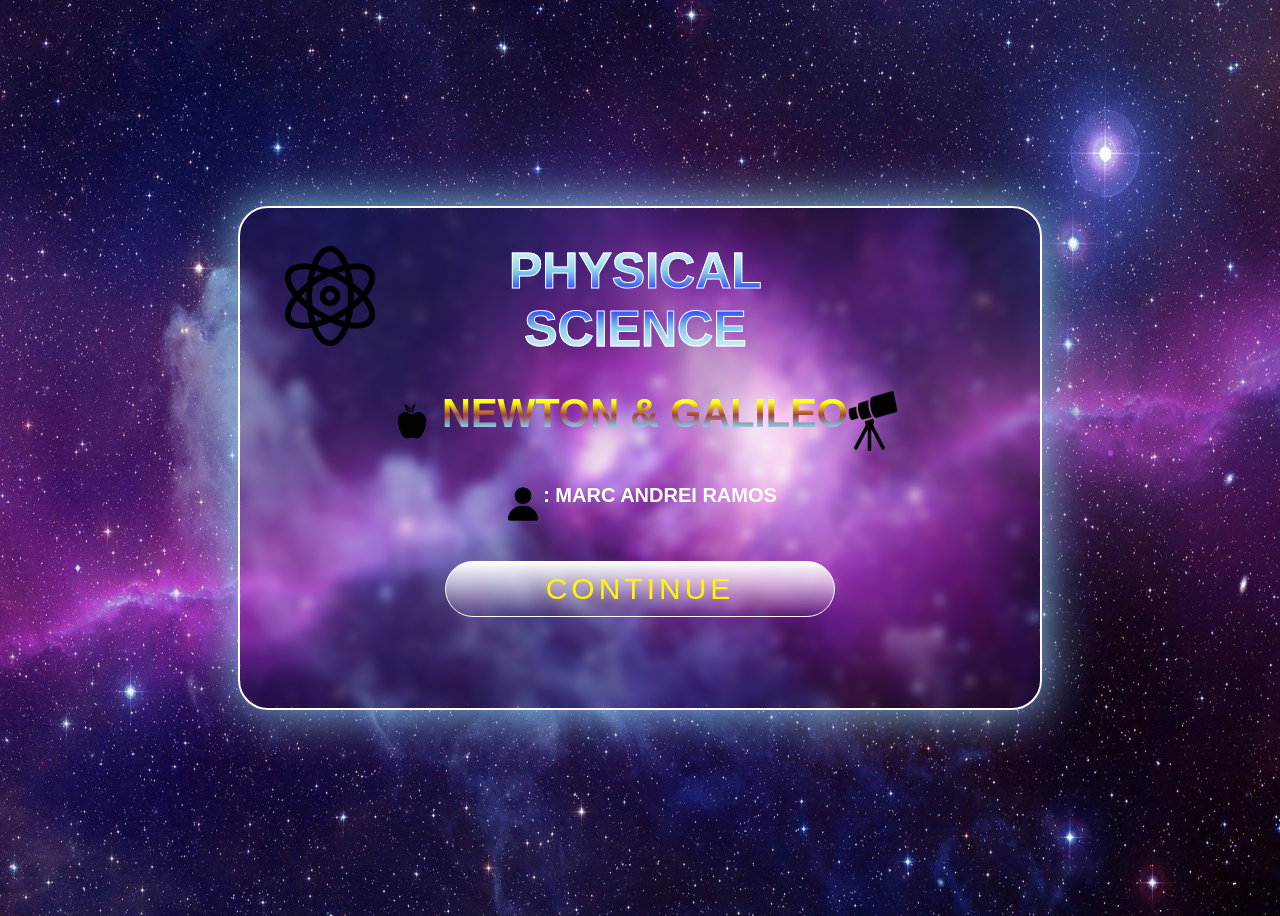
<file: physical science/index.html>
<!DOCTYPE html>
<html lang="en">
<head>
    <meta charset="UTF-8">
    <meta name="viewport" content="width=device-width, initial-scale=1.0">
    <title>Document</title>
    <link rel="stylesheet" href="style.css">
</head>
<body>
    <div class="container">
        <img src="atom.png" width="100px" class="atom">
        <audio id="hoversound1" src="[Mortal Kombat]Physi...... him!.mp3"></audio>
        <h1>PHYSICAL<br>SCIENCE</h1>
        <h2><img src="1000004964-removebg-preview.png" class="yes"width="60px">NEWTON & GALILEO<img src="telescope.png" width="50px"></h2>
        <h4><img src="user.png" width="40px">: MARC ANDREI RAMOS</h4>
        

       
        
        <div class="btn">
        <button type="submit" class="no" onclick="light(1)">CONTINUE</button>
        
        </div>
    </div>
    <script>
        const hoversound1 = document.querySelector('#hoversound1')
        window.addEventListener('load', function() {
            if (hoverSound1) {
                playSound(hoverSound1, 4000);
            }
        });

        function light(sw){
            if(sw==1){
                window.location.href="pick.html";
            }

        }
    </script>
    
</body>
</html>
</file>
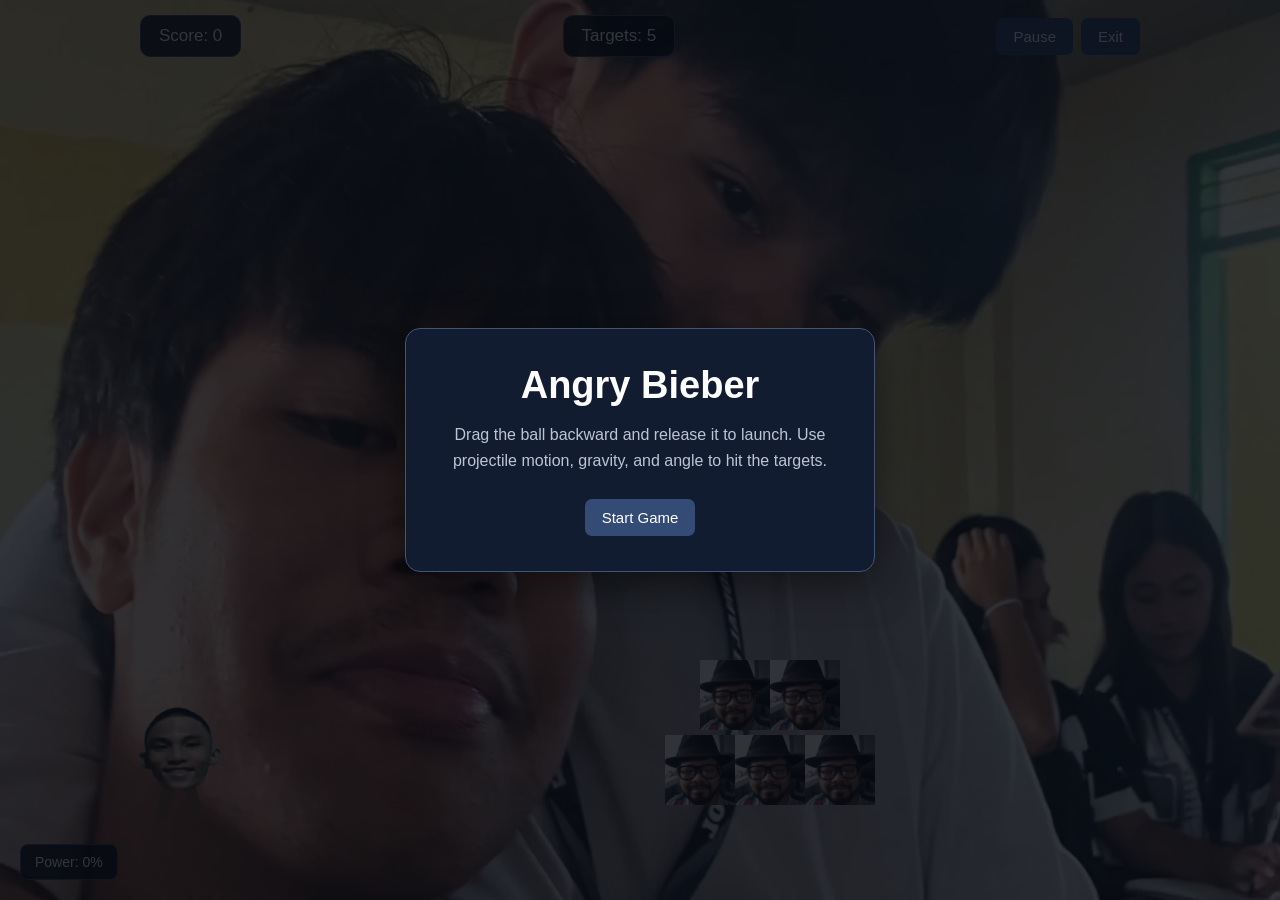
<file: angrybird.html>
<!DOCTYPE html>
<html lang="en">
<head>
<meta charset="UTF-8">
<meta name="viewport" content="width=device-width, initial-scale=1.0">
<title>Physics Launcher</title>

<style>
* {
    margin: 0;
    padding: 0;
    box-sizing: border-box;
    font-family: Arial, sans-serif;
}

body {
    background: #080d18;
    color: white;
    overflow: hidden;
}

#gameScreen {
    width: 100vw;
    height: 100vh;
    position: relative;
    background: #0a0f17;
}

canvas {
    display: block;
    width: 100%;
    height: 100%;
}

.topBar {
    position: absolute;
    top: 15px;
    left: 50%;
    transform: translateX(-50%);
    width: 92%;
    max-width: 1000px;
    display: flex;
    justify-content: space-between;
    align-items: center;
    pointer-events: none;
}

.info {
    background: rgba(8, 13, 24, 0.85);
    border: 1px solid #40506d;
    border-radius: 10px;
    padding: 10px 18px;
    font-size: 17px;
}

.controls {
    display: flex;
    gap: 8px;
    pointer-events: auto;
}

.controls button,
.menu button {
    border: none;
    padding: 10px 17px;
    border-radius: 7px;
    background: #344b76;
    color: white;
    cursor: pointer;
    font-size: 15px;
}

.controls button:hover,
.menu button:hover {
    background: #4b679b;
}

#pauseScreen,
#exitScreen,
#startScreen,
#gameOverScreen {
    position: absolute;
    inset: 0;
    display: flex;
    justify-content: center;
    align-items: center;
    background: rgba(5, 9, 17, 0.82);
    z-index: 10;
}

.panel {
    width: 90%;
    max-width: 470px;
    background: #121c31;
    border: 1px solid #435574;
    border-radius: 15px;
    padding: 35px;
    text-align: center;
    box-shadow: 0 10px 40px rgba(0,0,0,0.5);
}

.panel h1 {
    font-size: 38px;
    margin-bottom: 15px;
}

.panel p {
    color: #bdc5d4;
    line-height: 1.6;
    margin-bottom: 25px;
}

.menu {
    display: flex;
    justify-content: center;
    gap: 10px;
    flex-wrap: wrap;
}

.hidden {
    display: none !important;
}

#powerDisplay {
    position: absolute;
    left: 20px;
    bottom: 20px;
    background: rgba(8,13,24,.85);
    border: 1px solid #40506d;
    border-radius: 8px;
    padding: 9px 14px;
    font-size: 14px;
}

@media(max-width:600px) {
    .topBar {
        width: 95%;
    }

    .info {
        font-size: 13px;
        padding: 8px 10px;
    }

    .controls button {
        padding: 8px 10px;
        font-size: 13px;
    }

    .panel h1 {
        font-size: 30px;
    }
}
</style>
</head>

<body>

<div id="gameScreen">

    <canvas id="gameCanvas"></canvas>

    <div class="topBar">

        <div class="info">
            Score: <span id="score">0</span>
        </div>

        <div class="info">
            Targets: <span id="targets">5</span>
        </div>

        <div class="controls">
            <button onclick="pauseGame()">Pause</button>
            <button onclick="window.location.href='ingame.html'">Exit</button>
        </div>

    </div>

    <div id="powerDisplay">
        Power: <span id="power">0</span>%
    </div>

    <div id="startScreen">

        <div class="panel">

            <h1>Angry Bieber</h1>

            <p>
                Drag the ball backward and release it to launch.
                Use projectile motion, gravity, and angle to hit
                the targets.
            </p>

            <div class="menu">
                <button onclick="startGame()">Start Game</button>
            </div>

        </div>

    </div>

    <div id="pauseScreen" class="hidden">

        <div class="panel">

            <h1>PAUSED</h1>

            <p>The simulation is currently paused.</p>

            <div class="menu">
                <button onclick="pauseGame()">Resume</button>
                <button onclick="restartGame()">Restart</button>
                <button onclick="window.location.href='ingame.html'">Exit</button>
            </div>

        </div>

    </div>

    <div id="exitScreen" class="hidden">

        <div class="panel">

            <h1>GAME EXITED</h1>

            <p>
                Your game has been stopped.
            </p>

            <div class="menu">
                <button onclick="startGame()">Play Again</button>
            </div>

        </div>

    </div>

    <div id="gameOverScreen" class="hidden">

        <div class="panel">

            <h1 id="gameOverTitle">ROUND COMPLETE</h1>

            <p>
                Final Score:
                <strong id="finalScore">0</strong>
            </p>

            <div class="menu">
                <button onclick="restartGame()">Play Again</button>
                <button onclick="exitGame()">Exit</button>
            </div>

        </div>

    </div>

</div>

<script>
const canvas = document.getElementById("gameCanvas");
const ctx = canvas.getContext("2d");

const scoreText = document.getElementById("score");
const targetText = document.getElementById("targets");
const powerText = document.getElementById("power");

const startScreen = document.getElementById("startScreen");
const pauseScreen = document.getElementById("pauseScreen");
const exitScreen = document.getElementById("exitScreen");
const gameOverScreen = document.getElementById("gameOverScreen");

let W;
let H;

let gameRunning = false;
let paused = false;

let score = 0;
let round = 1;

let dragging = false;
let launched = false;

let mouseX = 0;
let mouseY = 0;

const gravity = 0.32;

const sling = {
    x: 150,
    y: 0
};

const ball = {
    x: 150,
    y: 0,
    radius: 60,
    vx: 0,
    vy: 0
};

let targets = [];

const ballImage = new Image();
ballImage.src = "Picsart_26-08-24_08-40-01-181.png";

const targetImage = new Image();
targetImage.src = "file_00000000df7071f59c5a4cb8c10acb0a (1).png";

const backgroundImage = new Image();
backgroundImage.src = "IMG_20260824_085115.jpg";

function resizeCanvas() {

    const ratio = window.devicePixelRatio || 1;

    W = window.innerWidth;
    H = window.innerHeight;

    canvas.width = W * ratio;
    canvas.height = H * ratio;

    canvas.style.width = W + "px";
    canvas.style.height = H + "px";

    ctx.setTransform(ratio, 0, 0, ratio, 0, 0);

    sling.x = Math.max(100, W * 0.14);
    sling.y = H - 150;

    if (!launched) {
        ball.x = sling.x;
        ball.y = sling.y;
    }
}

window.addEventListener("resize", resizeCanvas);

function createTargets() {

    targets = [];

    const baseX = Math.min(W * 0.80, 700);
    const baseY = H - 130;

    const positions = [
        { x: baseX, y: baseY },
        { x: baseX + 70, y: baseY },
        { x: baseX + 140, y: baseY },
        { x: baseX + 35, y: baseY - 75 },
        { x: baseX + 105, y: baseY - 75 }
    ];

    positions.forEach((pos, index) => {

        targets.push({
            x: pos.x,
            y: pos.y,
            width: 70,
            height: 70,
            alive: true,
            points: 100 + index * 25
        });

    });

    updateTargetCount();
}

function updateTargetCount() {

    const remaining = targets.filter(t => t.alive).length;

    targetText.textContent = remaining;
}

function drawBackground() {

    if (backgroundImage.complete && backgroundImage.naturalWidth > 0) {

        ctx.drawImage(backgroundImage, 0, 0, W, H);

    } else {

        ctx.fillStyle = "#101827";
        ctx.fillRect(0, 0, W, H);

        ctx.fillStyle = "#151f32";
        ctx.fillRect(0, H - 100, W, 100);

        ctx.strokeStyle = "#263751";
        ctx.lineWidth = 2;

        for (let x = 0; x < W; x += 70) {

            ctx.beginPath();
            ctx.moveTo(x, H - 100);
            ctx.lineTo(x, H);
            ctx.stroke();

        }

        for (let y = H - 100; y < H; y += 25) {

            ctx.beginPath();
            ctx.moveTo(0, y);
            ctx.lineTo(W, y);
            ctx.stroke();

        }
    }
}

function drawSling() {

    ctx.strokeStyle = "#76543c";
    ctx.lineWidth = 12;
    ctx.lineCap = "round";

    ctx.beginPath();
    ctx.moveTo(sling.x - 18, sling.y + 65);
    ctx.lineTo(sling.x, sling.y);
    ctx.lineTo(sling.x + 18, sling.y + 65);
    ctx.stroke();

    if (!launched) {

        ctx.strokeStyle = "#c49a6c";
        ctx.lineWidth = 5;

        ctx.beginPath();
        ctx.moveTo(sling.x, sling.y);
        ctx.lineTo(ball.x, ball.y);
        ctx.stroke();

    }
}

function drawBall() {

    if (ballImage.complete && ballImage.naturalWidth > 0) {

        ctx.drawImage(
            ballImage,
            ball.x - ball.radius,
            ball.y - ball.radius,
            ball.radius * 2,
            ball.radius * 2
        );

    } else {

        ctx.beginPath();
        ctx.arc(ball.x, ball.y, ball.radius, 0, Math.PI * 2);

        ctx.fillStyle = "#d6d6d6";
        ctx.fill();

        ctx.strokeStyle = "#777";
        ctx.lineWidth = 3;
        ctx.stroke();

    }
}

function drawTargets() {

    targets.forEach(target => {

        if (!target.alive) return;

        if (targetImage.complete && targetImage.naturalWidth > 0) {

            ctx.drawImage(
                targetImage,
                target.x - target.width / 2,
                target.y - target.height / 2,
                target.width,
                target.height
            );

        } else {

            ctx.fillStyle = "#c75a54";

            ctx.fillRect(
                target.x - target.width / 2,
                target.y - target.height / 2,
                target.width,
                target.height
            );

            ctx.strokeStyle = "#713b39";
            ctx.lineWidth = 3;

            ctx.strokeRect(
                target.x - target.width / 2,
                target.y - target.height / 2,
                target.width,
                target.height
            );

            ctx.fillStyle = "#e4d4bd";

            ctx.fillRect(
                target.x - 14,
                target.y - 14,
                28,
                28
            );

            ctx.fillStyle = "#b6403a";

            ctx.beginPath();
            ctx.arc(target.x, target.y, 7, 0, Math.PI * 2);
            ctx.fill();

        }

    });
}

function drawTrajectory() {

    if (!dragging || launched) return;

    const dx = sling.x - ball.x;
    const dy = sling.y - ball.y;

    const power = Math.min(Math.sqrt(dx * dx + dy * dy), 150);

    const vx = dx * 0.13;
    const vy = dy * 0.13;

    ctx.fillStyle = "rgba(255,255,255,0.5)";

    let px = sling.x;
    let py = sling.y;

    for (let i = 0; i < 35; i++) {

        px += vx;
        py += vy + gravity * i;

        ctx.beginPath();
        ctx.arc(px, py, 3, 0, Math.PI * 2);
        ctx.fill();

    }

    powerText.textContent =
        Math.round((power / 150) * 100);
}

function draw() {

    ctx.clearRect(0, 0, W, H);

    drawBackground();
    drawTrajectory();
    drawSling();
    drawTargets();
    drawBall();
}

function updatePhysics() {

    if (!gameRunning || paused || !launched) return;

    ball.vy += gravity;

    ball.x += ball.vx;
    ball.y += ball.vy;

    ball.vx *= 0.999;
    ball.vy *= 0.999;

    checkTargetCollisions();

    if (
        ball.y > H + 100 ||
        ball.x > W + 100 ||
        ball.x < -100
    ) {

        setTimeout(resetBall, 600);

    }

    if (
        Math.abs(ball.vx) < 0.05 &&
        Math.abs(ball.vy) < 0.05 &&
        ball.y > H - 130
    ) {

        setTimeout(resetBall, 500);

    }
}

function checkTargetCollisions() {

    targets.forEach(target => {

        if (!target.alive) return;

        const closestX = Math.max(
            target.x - target.width / 2,
            Math.min(ball.x, target.x + target.width / 2)
        );

        const closestY = Math.max(
            target.y - target.height / 2,
            Math.min(ball.y, target.y + target.height / 2)
        );

        const dx = ball.x - closestX;
        const dy = ball.y - closestY;

        const distance = Math.sqrt(dx * dx + dy * dy);

        if (distance < ball.radius) {

            target.alive = false;

            score += target.points;

            scoreText.textContent = score;

            updateTargetCount();

            ball.vx *= -0.55;
            ball.vy *= -0.55;

            checkWin();

        }

    });
}

function checkWin() {

    if (targets.every(target => !target.alive)) {

        gameRunning = false;

        setTimeout(() => {

            document.getElementById("gameOverTitle").textContent =
                "ROUND COMPLETE";

            document.getElementById("finalScore").textContent =
                score;

            gameOverScreen.classList.remove("hidden");

        }, 500);

    }
}

function resetBall() {

    if (!gameRunning) return;

    launched = false;

    ball.x = sling.x;
    ball.y = sling.y;

    ball.vx = 0;
    ball.vy = 0;

    powerText.textContent = "0";

}

function getPointerPosition(e) {

    const rect = canvas.getBoundingClientRect();

    if (e.touches) {

        return {
            x: e.touches[0].clientX - rect.left,
            y: e.touches[0].clientY - rect.top
        };

    }

    return {
        x: e.clientX - rect.left,
        y: e.clientY - rect.top
    };
}

function pointerDown(e) {

    if (!gameRunning || paused || launched) return;

    const pos = getPointerPosition(e);

    const distance = Math.hypot(
        pos.x - ball.x,
        pos.y - ball.y
    );

    if (distance < 45) {

        dragging = true;

    }
}

function pointerMove(e) {

    if (!dragging || launched) return;

    const pos = getPointerPosition(e);

    const dx = pos.x - sling.x;
    const dy = pos.y - sling.y;

    const maxDistance = 150;

    const distance = Math.sqrt(dx * dx + dy * dy);

    if (distance > maxDistance) {

        const ratio = maxDistance / distance;

        ball.x = sling.x + dx * ratio;
        ball.y = sling.y + dy * ratio;

    } else {

        ball.x = pos.x;
        ball.y = pos.y;

    }

    const power = Math.min(
        Math.hypot(
            sling.x - ball.x,
            sling.y - ball.y
        ),
        150
    );

    powerText.textContent =
        Math.round((power / 150) * 100);
}

function pointerUp() {

    if (!dragging || launched) return;

    dragging = false;
    launched = true;

    const dx = sling.x - ball.x;
    const dy = sling.y - ball.y;

    ball.vx = dx * 0.13;
    ball.vy = dy * 0.13;

    powerText.textContent = "0";
}

canvas.addEventListener("mousedown", pointerDown);
canvas.addEventListener("mousemove", pointerMove);
canvas.addEventListener("mouseup", pointerUp);

canvas.addEventListener("touchstart", pointerDown, {
    passive: true
});

canvas.addEventListener("touchmove", pointerMove, {
    passive: true
});

canvas.addEventListener("touchend", pointerUp);

function gameLoop() {

    updatePhysics();
    draw();

    requestAnimationFrame(gameLoop);

}

function startGame() {

    startScreen.classList.add("hidden");
    exitScreen.classList.add("hidden");
    pauseScreen.classList.add("hidden");
    gameOverScreen.classList.add("hidden");

    gameRunning = true;
    paused = false;

    score = 0;

    scoreText.textContent = "0";

    createTargets();
    resetBall();

}

function pauseGame() {

    if (!gameRunning) return;

    paused = !paused;

    if (paused) {

        pauseScreen.classList.remove("hidden");

    } else {

        pauseScreen.classList.add("hidden");

    }
}

function restartGame() {

    gameOverScreen.classList.add("hidden");
    pauseScreen.classList.add("hidden");
    exitScreen.classList.add("hidden");

    score = 0;

    scoreText.textContent = "0";

    gameRunning = true;
    paused = false;

    createTargets();
    resetBall();

}

function exitGame() {

    gameRunning = false;
    paused = false;
    dragging = false;
    launched = false;

    pauseScreen.classList.add("hidden");
    gameOverScreen.classList.add("hidden");
    startScreen.classList.add("hidden");

    exitScreen.classList.remove("hidden");

}

resizeCanvas();
createTargets();
gameLoop();
</script>

</body>
</html>
</file>
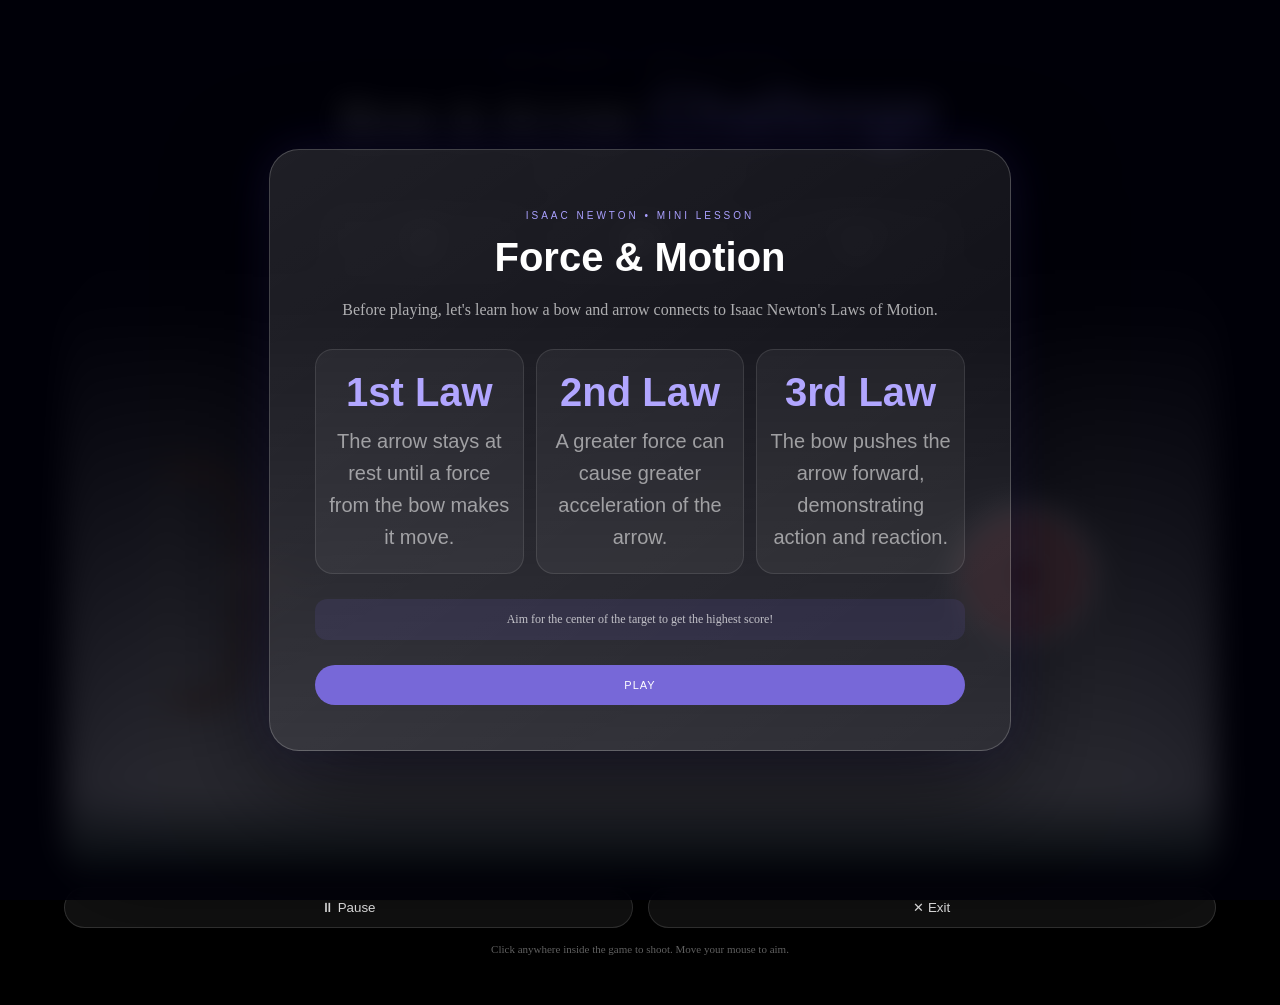
<file: arrow.html>
<!DOCTYPE html>
<html lang="en">
<head>
    <meta charset="UTF-8">
    <meta name="viewport" content="width=device-width, initial-scale=1.0">
    <title>Document</title>
    <link rel="stylesheet" href="arrow.css">
    <script src="arrow.js" defer></script>

</head>
<body>
    <section class="bow-game-section" id="bowGame">

    <div class="lesson-popup" id="lessonPopup">
        <div class="lesson-box">
            <div class="lesson-icon"></div>
            <span class="lesson-small">ISAAC NEWTON • MINI LESSON</span>
            <h2 style="color:white;">Force & Motion</h2>
            <p>
                Before playing, let's learn how a bow and arrow
                connects to Isaac Newton's Laws of Motion.
            </p>

            <div class="lesson-points">
                <div class="lesson-point">
                    <strong>1st Law</strong>
                    <span>The arrow stays at rest until a force from the bow makes it move.</span>
                </div>

                <div class="lesson-point">
                    <strong>2nd Law</strong>
                    <span>A greater force can cause greater acceleration of the arrow.</span>
                </div>

                <div class="lesson-point">
                    <strong>3rd Law</strong>
                    <span>The bow pushes the arrow forward, demonstrating action and reaction.</span>
                </div>
            </div>

            <div class="lesson-tip">
                Aim for the center of the target to get the highest score!
            </div>

            <button class="lesson-start" onclick="closeLesson()">
                PLAY
            </button>
        </div>
    </div>

    <div class="bow-game-container">
        <div class="bow-title">
            <span>✦ ISAAC NEWTON • FORCE & MOTION ✦</span>
            <h2><span style="color:white; font-size: 40px;">Bow & Arrow</span> <strong>Challenge</strong></h2>
            <p>Aim carefully. Pull back. Release!</p>
        </div>

        <div class="bow-info">
            <div>SCORE <strong id="bowScore">0</strong></div>
            <div>ARROWS <strong id="bowArrows">10</strong></div>
            <div>HIGH SCORE <strong id="bowHighScore">0</strong></div>
        </div>

        <div class="bow-game" id="bowGameArea">
            <div class="game-sky"></div>

            <div class="bow-target" id="bowTarget">
                <div class="target-ring ring-1"></div>
                <div class="target-ring ring-2"></div>
                <div class="target-ring ring-3"></div>
                <div class="target-center"></div>
            </div>

            <div class="bow" id="bow">
                <div class="bow-body"></div>
                <div class="bow-string"></div>
            </div>

            <div class="shooting-arrow" id="shootingArrow">
                <div class="arrow-shaft"></div>
                <div class="arrow-head"></div>
                <div class="arrow-feather"></div>
            </div>

            <div class="bow-overlay hidden" id="bowGameOver">
                <div>
                    <h3 style="color:white">Game Over!</h3>
                    <p>Your final score: <strong id="bowFinalScore">0</strong></p>
                    <button onclick="restartBowGame()">PLAY AGAIN</button>
                </div>
            </div>

            <div class="bow-overlay hidden" id="bowPause">
                <div>
                    <h3>Game Paused</h3>
                    <p>Take a break and continue whenever you're ready.</p>
                    <button onclick="resumeBowGame()">CONTINUE</button>
                </div>
            </div>
        </div>

        <div class="bow-buttons">
            <button onclick="toggleBowPause()" id="bowPauseButton">⏸ Pause</button>
            <button onclick="window.location.href='ingame.html'" class="bow-exit">✕ Exit</button>
        </div>

        <div class="game-tip">
         Click anywhere inside the game to shoot. Move your mouse to aim.
        </div>
    </div>
</section>
    
</body>
</html>
</file>
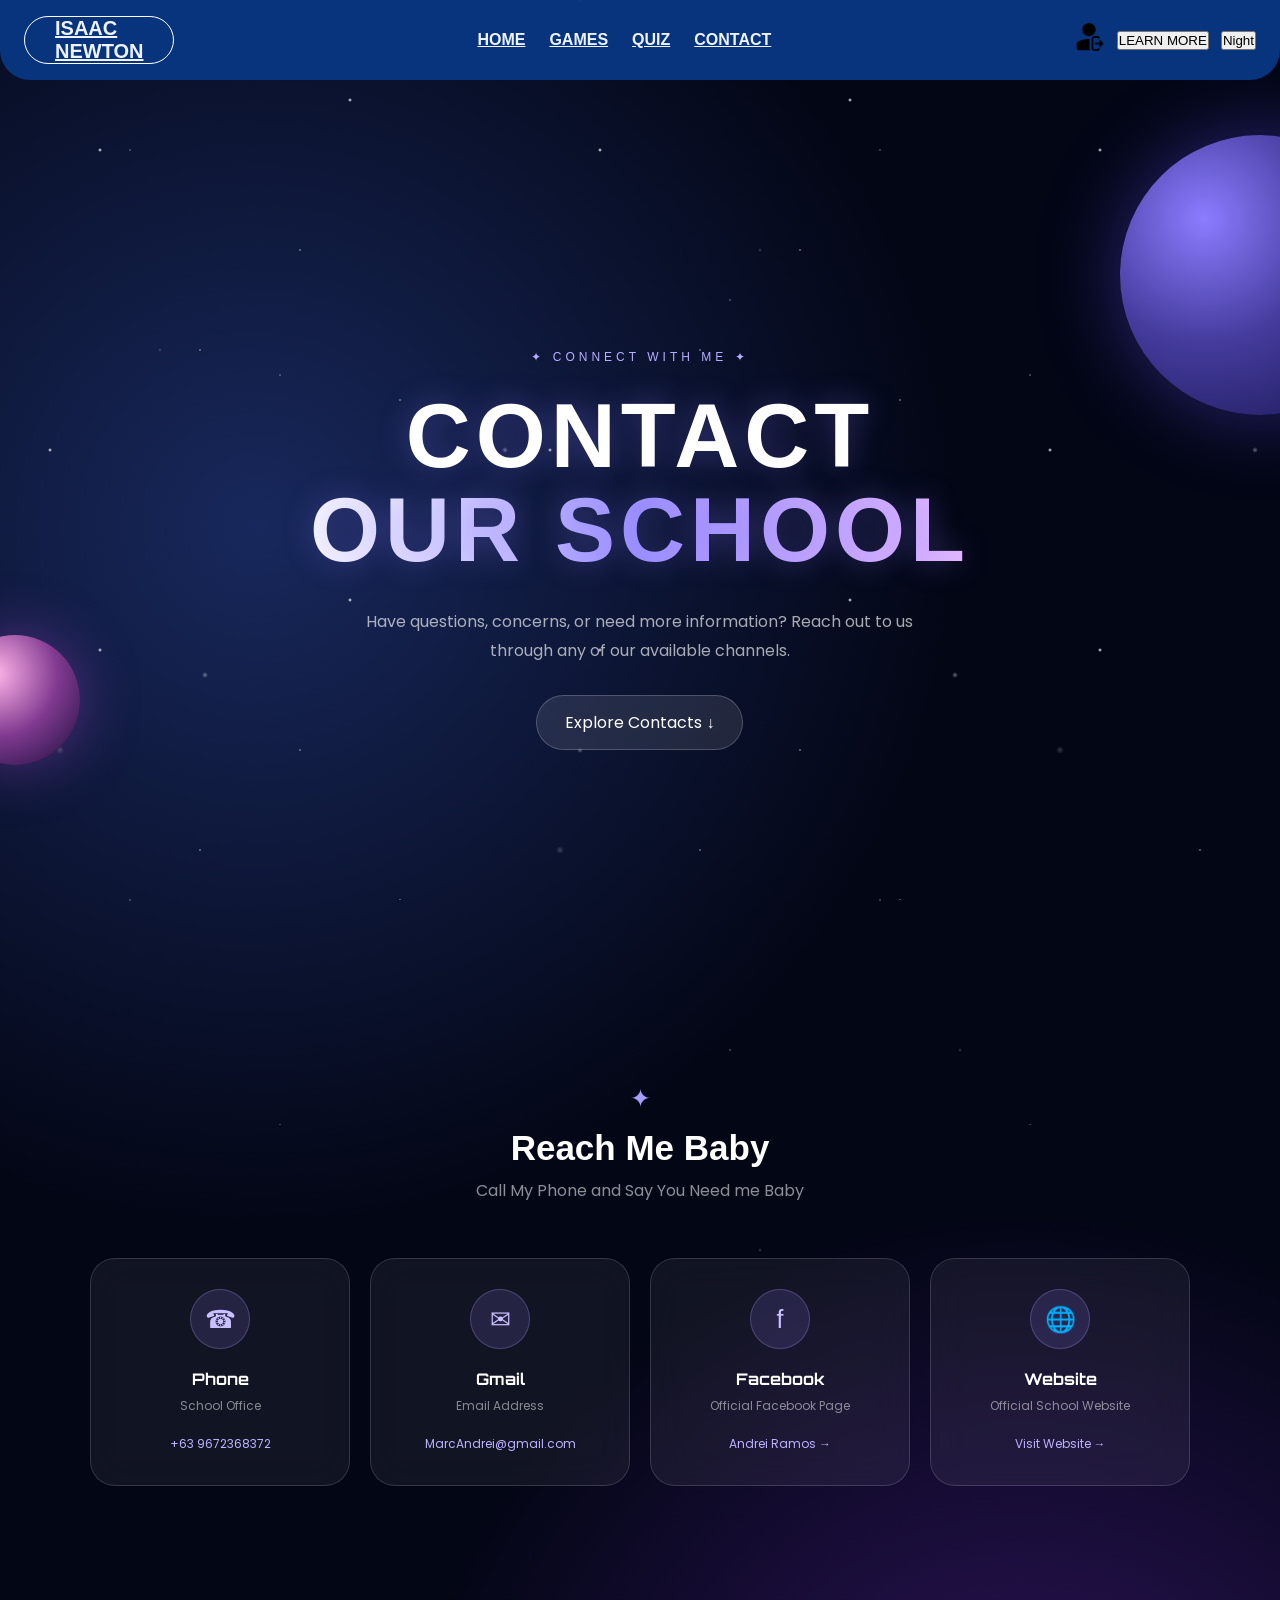
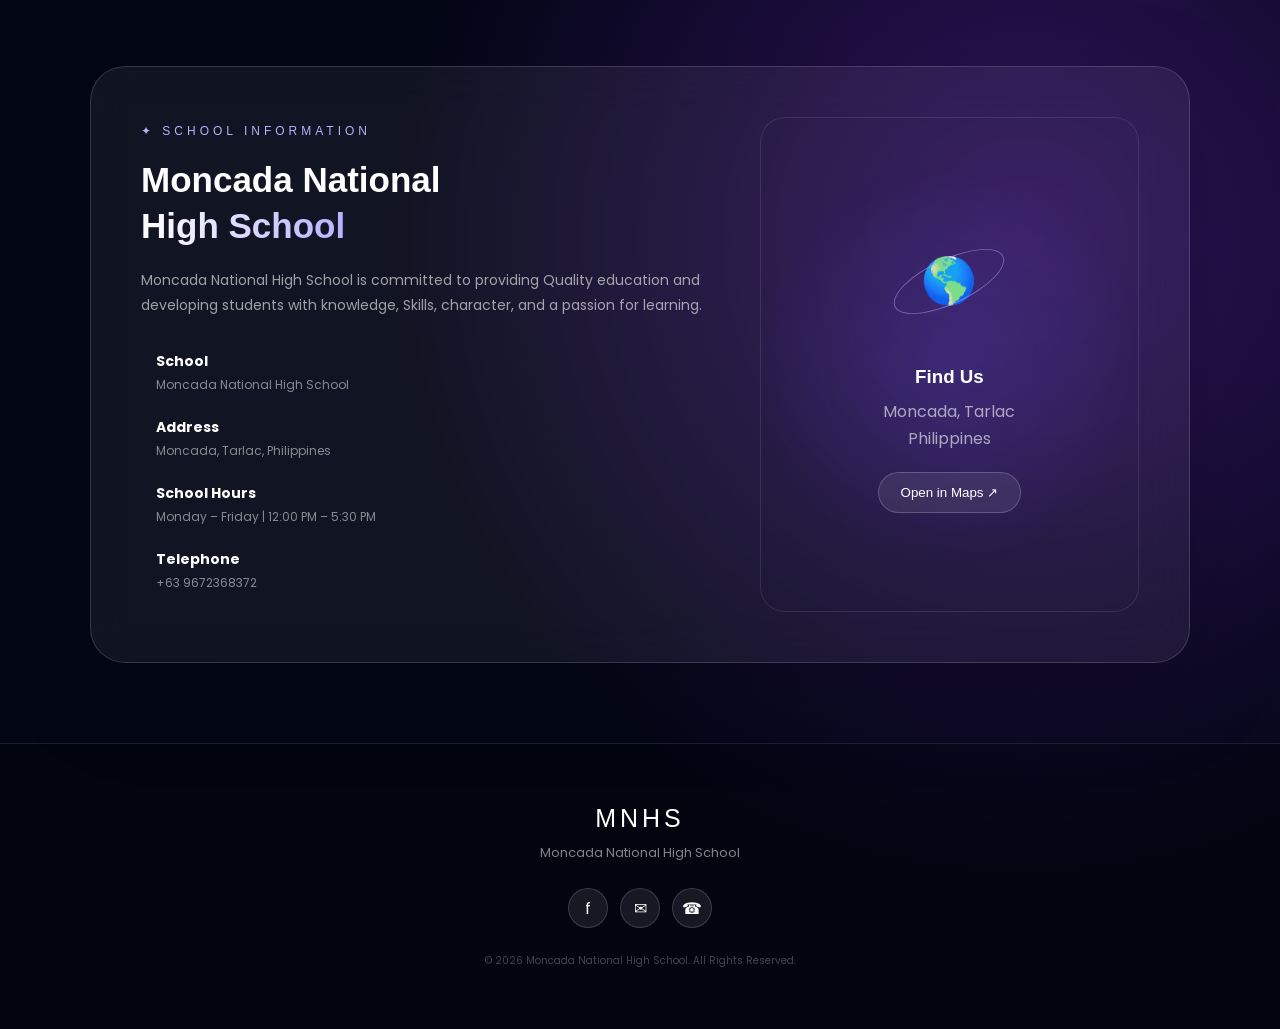
<file: contact.html>
<!DOCTYPE html>
<html lang="en">
<head>
    <meta charset="UTF-8">
    <meta name="viewport" content="width=device-width, initial-scale=1.0">

    <title>Contact Us | Moncada National High School</title>

    <link rel="stylesheet" href="contact.css">

    <link rel="preconnect" href=https://fonts.googleapis.com>
    <link rel="preconnect" href=https://fonts.gstatic.com crossorigin>
    <link href=https://fonts.googleapis.com/css2?family=Orbitron:wght@400;500;600;700&family=Poppins:wght@300;400;500;600&display=swap rel="stylesheet">
</head>

<body>

    
    <div class="stars"></div>
    <div class="stars stars2"></div>
    <div class="stars stars3"></div>

    <div class="planet planet-one"></div>
    <div class="planet planet-two"></div>

   
 <nav class="navbar">
        <div class="navdiv">
            <div class="logo"><a href="">ISAAC NEWTON</a></div>
            <ul class="nav-links">
                <li><a href="home.html">HOME</a></li>
                <li><a href="ingame.html">GAMES</a></li>
                <li><a href="exam.html">QUIZ</a></li>
                <li><a href="contact.html">CONTACT</a></li>
            </ul>
            <div class="nav-actions">
                <a href="pick.html"><img src="logout.png" width="30" height="30" class="sign"></a>
                <button type="button" id="learnMoreBtn" class="yesd">LEARN MORE</button>
                <button type="button" id="themeToggle" class="theme-toggle">Night</button>
            </div>
        </div>
    </nav>

  
    <section class="hero" id="home">

        <div class="hero-content">

            <div class="small-title">
                ✦ CONNECT WITH ME ✦
            </div>

            <h1>
                CONTACT
                <span>OUR SCHOOL</span>
            </h1>

            <p>
                Have questions, concerns, or need more information?
                Reach out to us through any of our available channels.
            </p>

            <a href="#contact" class="explore-btn">
                Explore Contacts ↓
            </a>

        </div>

    </section>


  
    <section class="contact-section" id="contact">

        <div class="section-title">
            <span>✦</span>
            <h2>Reach Me Baby</h2>
            <p>Call My Phone and Say You Need me Baby</p>
        </div>


        <div class="contact-grid">

            <div class="glass-card">

                <div class="icon">☎</div>

                <h3>Phone</h3>

                <p>School Office</p>

                <a href=tel:+639000000000>
                    +63 9672368372
                </a>

            </div>


         
            <div class="glass-card">

                <div class="icon">✉</div>

                <h3>Gmail</h3>

                <p>Email Address</p>

                <a href=mailto:school@example.com>
                    MarcAndrei@gmail.com
                </a>

            </div>


           
            <div class="glass-card">

                <div class="icon">f</div>

                <h3>Facebook</h3>

                <p>Official Facebook Page</p>

                <a href="#" target="_blank">
                    Andrei Ramos →
                </a>

            </div>


            
            <div class="glass-card">

                <div class="icon">🌐</div>

                <h3>Website</h3>

                <p>Official School Website</p>

                <a href="#" target="_blank">
                    Visit Website →
                </a>

            </div>

        </div>

    </section>


    
    <section class="school-section">

        <div class="school-container glass-panel">

            <div class="school-info">

                <span class="mini-label">✦ SCHOOL INFORMATION</span>

                <h2>
                    Moncada National
                    <span>High School</span>
                </h2>

                <p>
                    Moncada National High School is committed to providing
                    Quality education and developing students with knowledge,
                    Skills, character, and a passion for learning.
                </p>

                <div class="info-list">

                    <div class="info-item">
                        <span></span>
                        <div>
                            <strong>School</strong>
                            <p>Moncada National High School</p>
                        </div>
                    </div>

                    <div class="info-item">
                        <span></span>
                        <div>
                            <strong>Address</strong>
                            <p>Moncada, Tarlac, Philippines</p>
                        </div>
                    </div>

                    <div class="info-item">
                        <span></span>
                        <div>
                            <strong>School Hours</strong>
                            <p>Monday – Friday | 12:00 PM – 5:30 PM</p>
                        </div>
                    </div>

                    <div class="info-item">
                        <span></span>
                        <div>
                            <strong>Telephone</strong>
                            <p>+63 9672368372</p>
                        </div>
                    </div>

                </div>

            </div>


           
            <div class="location-box" id="location">

                <div class="location-orbit">
                    <div class="orbit"></div>
                    <div class="planet-small">🌎</div>
                </div>

                <h3>Find Us</h3>

                <p>
                    Moncada, Tarlac<br>
                    Philippines
                </p>

                <button onclick="openMap()">
                    Open in Maps ↗
                </button>

            </div>

        </div>

    </section>


   


    <footer>

        <div class="footer-logo">
            MNHS
        </div>

        <p>
            Moncada National High School
        </p>

        <div class="socials">

            <a href="#" target="_blank">f</a>
            <a href=mailto:school@example.com>✉</a>
            <a href=tel:+639000000000>☎</a>

        </div>

        <p class="copyright">
            © 2026 Moncada National High School. All Rights Reserved.
        </p>

    </footer>

    <script src="script.js"></script>

</body>
</html>
</file>
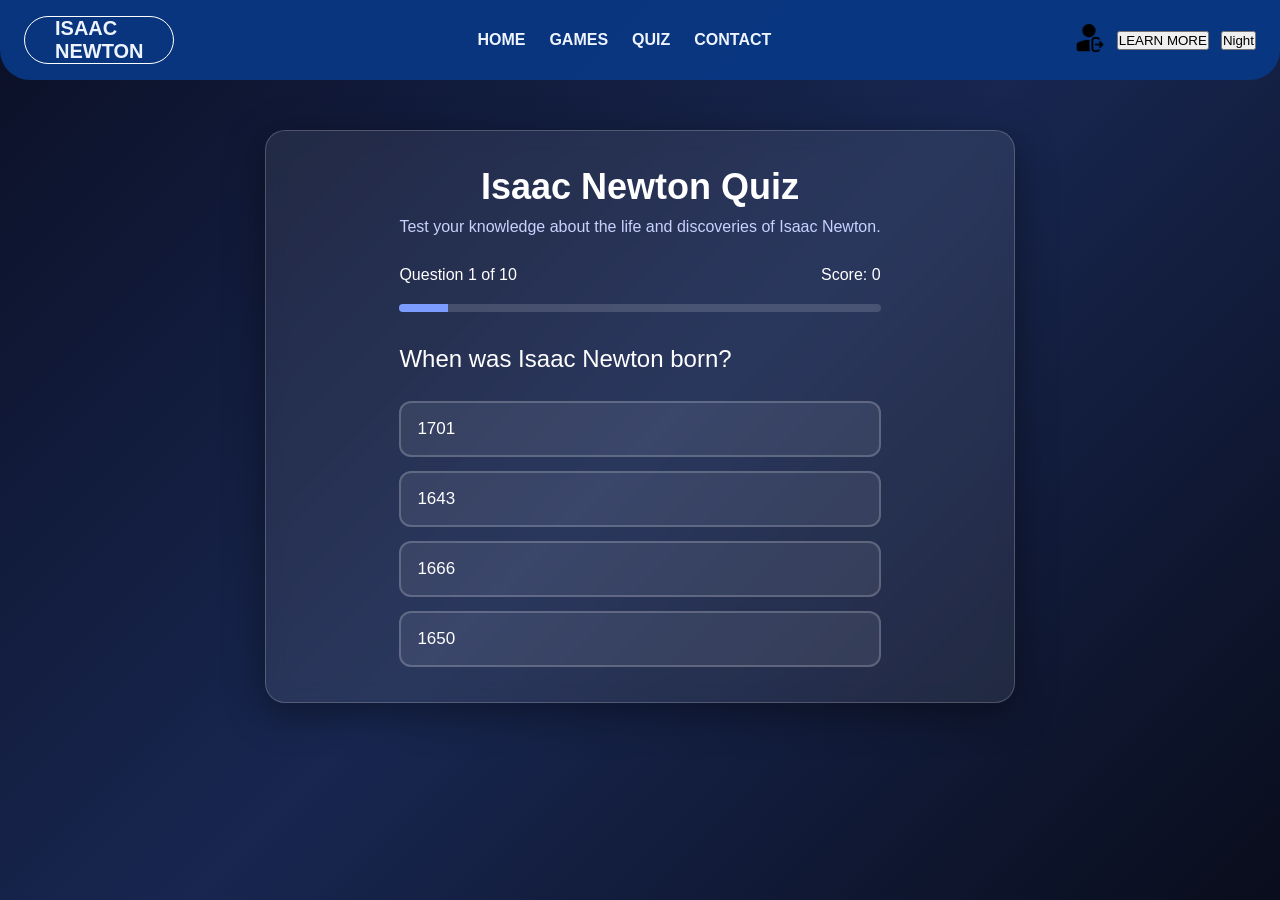
<file: exam.html>
<!DOCTYPE html>
<html lang="en">
<head>
<meta charset="UTF-8">
<meta name="viewport" content="width=device-width, initial-scale=1.0">
<title>Isaac Newton Quiz</title>
<link rel="stylesheet" href="exam.css">

<style>
* {
    box-sizing: border-box;
    margin: 0;
    padding: 0;
    font-family: Arial, sans-serif;
}

body {
    min-height: 100vh;
    background: linear-gradient(135deg, #0b1026, #182650, #090d1c);
 
}
.quiz-container{
       color: white;
    display: flex;
    justify-content: center;
    align-items: center;
    padding: 20px;

}

.quiz-container {
    width: 100%;
    max-width: 750px;
    background: rgba(255,255,255,0.08);
    border: 1px solid rgba(255,255,255,0.2);
    border-radius: 20px;
    padding: 35px;
    box-shadow: 0 10px 40px rgba(0,0,0,0.4);
    backdrop-filter: blur(10px);
}

h1 {
    text-align: center;
    font-size: 36px;
    margin-bottom: 10px;
}

.subtitle {
    text-align: center;
    color: #c9d2ff;
    margin-bottom: 30px;
}

.top-bar {
    display: flex;
    justify-content: space-between;
    margin-bottom: 20px;
    font-size: 16px;
}

.progress {
    width: 100%;
    height: 8px;
    background: rgba(255,255,255,0.15);
    border-radius: 10px;
    overflow: hidden;
    margin-bottom: 30px;
}

.progress-bar {
    height: 100%;
    width: 10%;
    background: #7d9cff;
    transition: width 0.3s;
}

.question {
    font-size: 24px;
    margin-bottom: 25px;
    line-height: 1.4;
}

.answers {
    display: grid;
    gap: 14px;
}

.answer {
    background: rgba(255,255,255,0.08);
    border: 2px solid rgba(255,255,255,0.2);
    color: white;
    padding: 16px;
    border-radius: 12px;
    cursor: pointer;
    font-size: 17px;
    text-align: left;
    transition: 0.2s;
}

.answer:hover {
    background: rgba(255,255,255,0.16);
    transform: translateY(-2px);
}
.yes{
    display: flex;
    justify-content: center;
    align-items: center;
    margin: 50px;
}

.answer.correct {
    background: #1f7a4d;
    border-color: #4ee596;
}

.answer.wrong {
    background: #8a3030;
    border-color: #ff6b6b;
}

.answer:disabled {
    cursor: not-allowed;
}

.next-btn {
    width: 100%;
    margin-top: 25px;
    padding: 15px;
    border: none;
    border-radius: 12px;
    background: #637cff;
    color: white;
    font-size: 18px;
    font-weight: bold;
    cursor: pointer;
    display: none;
}

.next-btn:hover {
    background: #5069e8;
}

.result {
    text-align: center;
    display: none;
}

.result h2 {
    font-size: 32px;
    margin-bottom: 15px;
}

.final-score {
    font-size: 55px;
    font-weight: bold;
    margin: 20px 0;
    color: #9eafff;
}

.restart-btn {
    padding: 14px 30px;
    border: none;
    border-radius: 10px;
    background: #637cff;
    color: white;
    font-size: 17px;
    cursor: pointer;
}

.restart-btn:hover {
    background: #5069e8;
}

@media(max-width:600px) {
    .quiz-container {
        padding: 25px;
    }

    h1 {
        font-size: 28px;
    }

    .question {
        font-size: 20px;
    }
}
</style>
</head>

<body>
     <nav class="navbar">
        <div class="navdiv">
            <div class="logo"><a href="">ISAAC NEWTON</a></div>
            <ul class="nav-links">
                <li><a href="home.html">HOME</a></li>
                <li><a href="ingame.html">GAMES</a></li>
                <li><a href="exam.html">QUIZ</a></li>
                <li><a href="contact.html">CONTACT</a></li>
            </ul>
            <div class="nav-actions">
                <a href="pick.html"><img src="logout.png" width="30" height="30" class="sign"></a>
                <button type="button" id="learnMoreBtn" class="yesd">LEARN MORE</button>
                <button type="button" id="themeToggle" class="theme-toggle">Night</button>
            </div>
        </div>
    </nav>
    <div class="yes">

        
        <div class="quiz-container">
            
            <div id="quiz">
                
        <h1>Isaac Newton Quiz</h1>
        <p class="subtitle">Test your knowledge about the life and discoveries of Isaac Newton.</p>

        <div class="top-bar">
            <span id="question-number">Question 1 of 10</span>
            <span id="score">Score: 0</span>
        </div>
        
        <div class="progress">
            <div class="progress-bar" id="progress-bar"></div>
        </div>
        
        <div class="question" id="question"></div>

        <div class="answers" id="answers"></div>

        <button class="next-btn" id="next-btn" onclick="nextQuestion()">
            Next Question
        </button>

    </div>

    <div class="result" id="result">
        <h2>Quiz Complete!</h2>
        <p>Your final score is:</p>

        <div class="final-score" id="final-score">0/10</div>

        <p id="message"></p>
        
        <button class="restart-btn" onclick="restartQuiz()">
            Try Again
        </button>
    </div>

</div>

</div>
<script>
const questions = [
    {
        question: "When was Isaac Newton born?",
        answers: ["1643", "1650", "1666", "1701"],
        correct: "1643"
    },
    {
        question: "Which famous laws did Isaac Newton develop?",
        answers: [
            "Three Laws of Motion",
            "Three Laws of Electricity",
            "Three Laws of Chemistry",
            "Three Laws of Light"
        ],
        correct: "Three Laws of Motion"
    },
    {
        question: "Sinong mananalo?",
        answers: ["Yema ni sir Migs", "Graham ball na square ni SP", "Overpriced pen ni Talens", "Kagawad"],
        correct: "Yema ni sir Migs"
    },
    {
        question: "What object is famously associated with Newton's study of gravity?",
        answers: ["Apple", "Stone", "Moon", "Book"],
        correct: "Apple"
    },
    {
        question: "Which famous book did Newton publish in 1687?",
        answers: [
            "Principia Mathematica",
            "The Origin of Species",
            "The Mathematical Universe",
            "Opticks and Astronomy"
        ],
        correct: "Principia Mathematica"
    },
    {
        question: "Anong English ng kalsada?",
        answers: [
            "Apollo G",
            "Talong",
            "yes",
            "Ron"
        ],
        correct: "Talong"
    },
    {
        question: "Which mathematical field is Newton commonly credited with developing independently?",
        answers: [
            "Calculus",
            "Statistics",
            "Number theory",
            "Probability"
        ],
        correct: "Calculus"
    },
    {
        question: "What does Newton's Second Law describe?",
        answers: [
            "The relationship between force, mass, and acceleration",
            "Objects remaining at rest",
            "The speed of light",
            "The movement of sound"
        ],
        correct: "The relationship between force, mass, and acceleration"
    },
    {
        question: "What did Newton discover about white light using a prism?",
        answers: [
            "White light can be separated into different colors",
            "White light cannot be changed",
            "Light only contains three colors",
            "Prisms create light"
        ],
        correct: "White light can be separated into different colors"
    },
    {
        question: "Where did Isaac Newton spend much of his academic career?",
        answers: [
            "University of Cambridge",
            "University of Oxford",
            "Harvard University",
            "University of London"
        ],
        correct: "University of Cambridge"
    }
];

let currentQuestion = 0;
let score = 0;
let answered = false;

const questionElement = document.getElementById("question");
const answersElement = document.getElementById("answers");
const questionNumber = document.getElementById("question-number");
const scoreElement = document.getElementById("score");
const progressBar = document.getElementById("progress-bar");
const nextButton = document.getElementById("next-btn");

function shuffle(array) {
    for (let i = array.length - 1; i > 0; i--) {
        const j = Math.floor(Math.random() * (i + 1));
        [array[i], array[j]] = [array[j], array[i]];
    }
    return array;
}

function loadQuestion() {
    answered = false;
    nextButton.style.display = "none";

    const current = questions[currentQuestion];

    questionElement.textContent = current.question;

    questionNumber.textContent =
        "Question " + (currentQuestion + 1) + " of " + questions.length;

    progressBar.style.width =
        ((currentQuestion + 1) / questions.length) * 100 + "%";

    answersElement.innerHTML = "";

    const shuffledAnswers = shuffle([...current.answers]);

    shuffledAnswers.forEach(answer => {
        const button = document.createElement("button");

        button.classList.add("answer");
        button.textContent = answer;

        button.onclick = () => selectAnswer(answer, button);

        answersElement.appendChild(button);
    });
}

function selectAnswer(selectedAnswer, button) {
    if (answered) return;

    answered = true;

    const correctAnswer = questions[currentQuestion].correct;
    const allAnswers = document.querySelectorAll(".answer");

    allAnswers.forEach(answerButton => {
        answerButton.disabled = true;

        if (answerButton.textContent === correctAnswer) {
            answerButton.classList.add("correct");
        }
    });

    if (selectedAnswer === correctAnswer) {
        score++;
        scoreElement.textContent = "Score: " + score;
    } else {
        button.classList.add("wrong");
    }

    nextButton.style.display = "block";

    if (currentQuestion === questions.length - 1) {
        nextButton.textContent = "See Final Score";
    }
}

function nextQuestion() {
    currentQuestion++;

    if (currentQuestion < questions.length) {
        loadQuestion();
    } else {
        showResult();
    }
}

function showResult() {
    document.getElementById("quiz").style.display = "none";
    document.getElementById("result").style.display = "block";

    document.getElementById("final-score").textContent =
        score + "/" + questions.length;

    let message;

    if (score === 10) {
        message = "Excellent! You have mastered the basics of Isaac Newton.";
    } else if (score >= 8) {
        message = "Great job! You have a strong understanding of Isaac Newton.";
    } else if (score >= 5) {
        message = "Good effort! Review a few facts and try again.";
    } else {
        message = "Keep studying! You can improve your score with another attempt.";
    }

    document.getElementById("message").textContent = message;
}

function restartQuiz() {
    currentQuestion = 0;
    score = 0;

    scoreElement.textContent = "Score: 0";

    document.getElementById("quiz").style.display = "block";
    document.getElementById("result").style.display = "none";

    nextButton.textContent = "Next Question";

    loadQuestion();
}

loadQuestion();
</script>

</body>
</html>
</file>
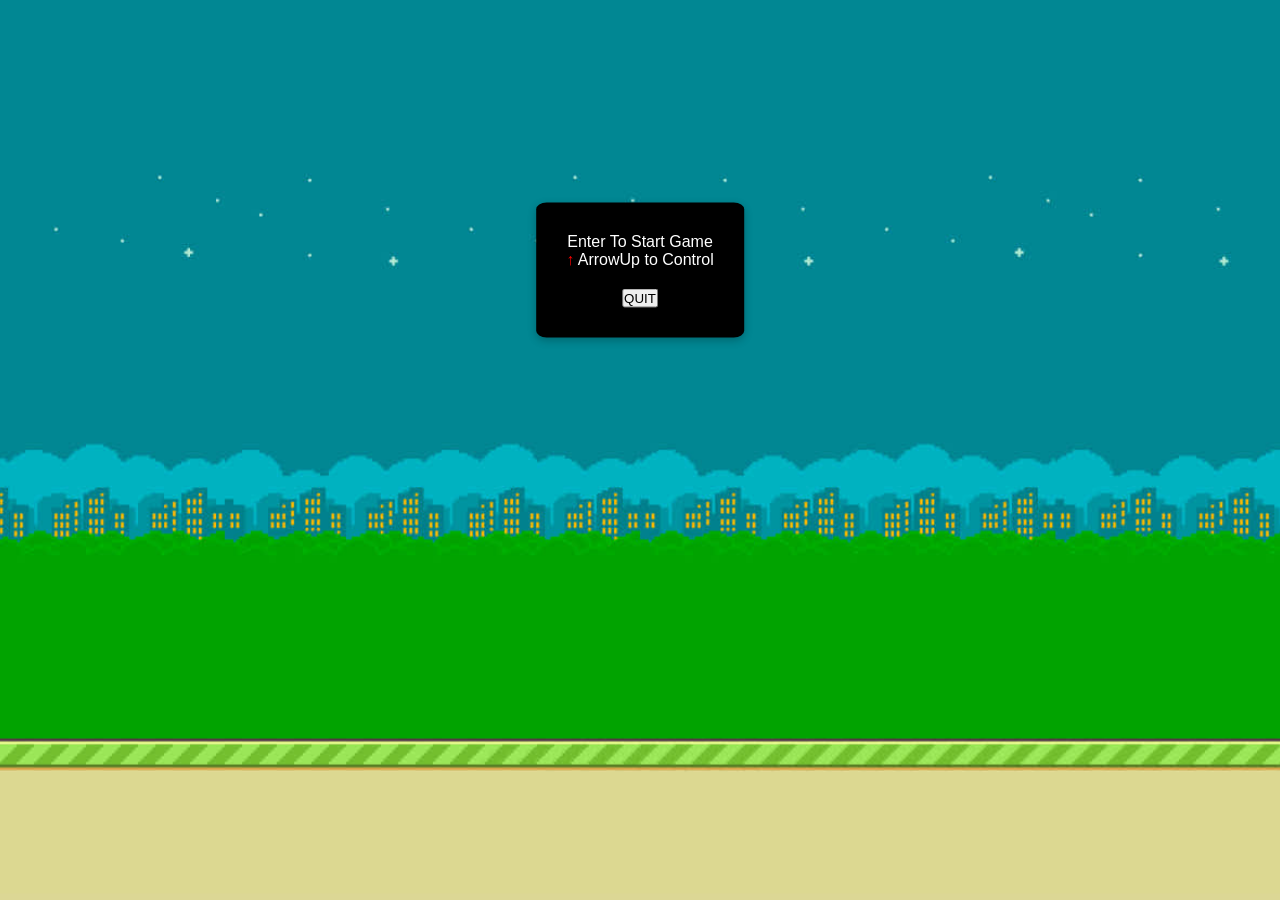
<file: flap.html>
<!DOCTYPE html>
<html lang="en">
<head>
    <meta charset="UTF-8">
    <meta http-equiv="X-UA-Compatible" content="IE=edge">
    <meta name="viewport" content="width=device-width, initial-scale=1.0">
    <link rel="icon" type="image/png" href="WIN_20250202_16_34_45_Pro.jpg">
    <link rel="stylesheet" href="flap.css">
    <title>FLAPPY MIGZ</title>
    <script src = "script.js" defer></script>

</head>
<body>
    <div class ="background"></div>
    <img src="flappy-bird-bird-11549936945ijemgm9pvp-removebg-preview.png" alt="invalid-img" class="bird" id="bird-1">
    <div class="message">
        Enter To Start Game <p><span style ="color:red">&uarr; </span> ArrowUp to Control</p>
        <button type="button" onclick="window.location.href='ingame.html'">QUIT</button>
    </div>
    <div class="score">
        <span class="score_title"></span>
        <span class="score_val"></span>

        
    </div>
</body>
</html>
</file>
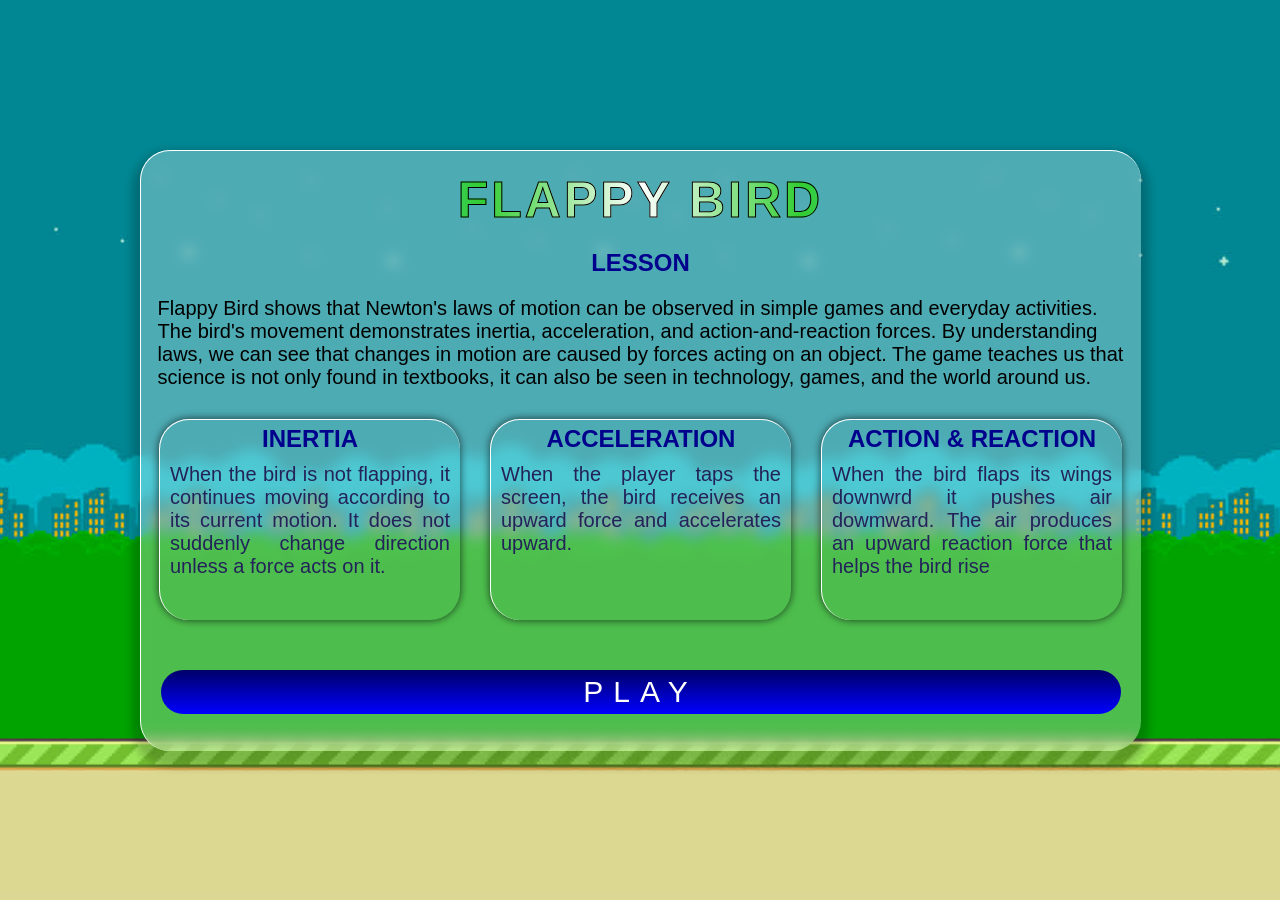
<file: flapp.html>
<!DOCTYPE html>
<html lang="en">
<head>
    <meta charset="UTF-8">
    <meta name="viewport" content="width=device-width, initial-scale=1.0">
    <title>Flappy Bird</title>
    <link rel="stylesheet" href="flapp.css">
</head>
<body>
    <div class="container">
        <h1>FLAPPY BIRD</h1>
        <h2>LESSON</h2>
        <p>Flappy Bird shows that Newton's laws of motion can be observed in simple
        games and everyday activities.<br> The bird's movement demonstrates inertia,
        acceleration, and action-and-reaction forces. By understanding <br>
    laws, we can see that changes in motion are caused by forces acting on an object. The game teaches us that <br>
science is not only found in textbooks, it can also be seen in technology, games, and the world around us.</p>
<div class="law-container">

    <div class="law">
        <h2>INERTIA</h2>
        <p>When the bird is not flapping, it continues moving according to its current motion. It does not suddenly change direction unless a force acts on it.</p>
    </div>
    <div class="law">
        <h2>ACCELERATION</h2>
        <p>When the player taps the screen, the bird receives an upward force and accelerates upward.</p>
    </div>
    <div class="law">
        <h2>ACTION & REACTION</h2>
        <p>When the bird flaps its wings downwrd it pushes air dowmward. The air produces an upward reaction force that helps the bird rise</p>
    </div>
</div>
<div class="btn">
    <button type="button" onclick="window.location.href='flap.html'">PLAY</button>
</div>
</div>

    
</body>
</html>
</file>
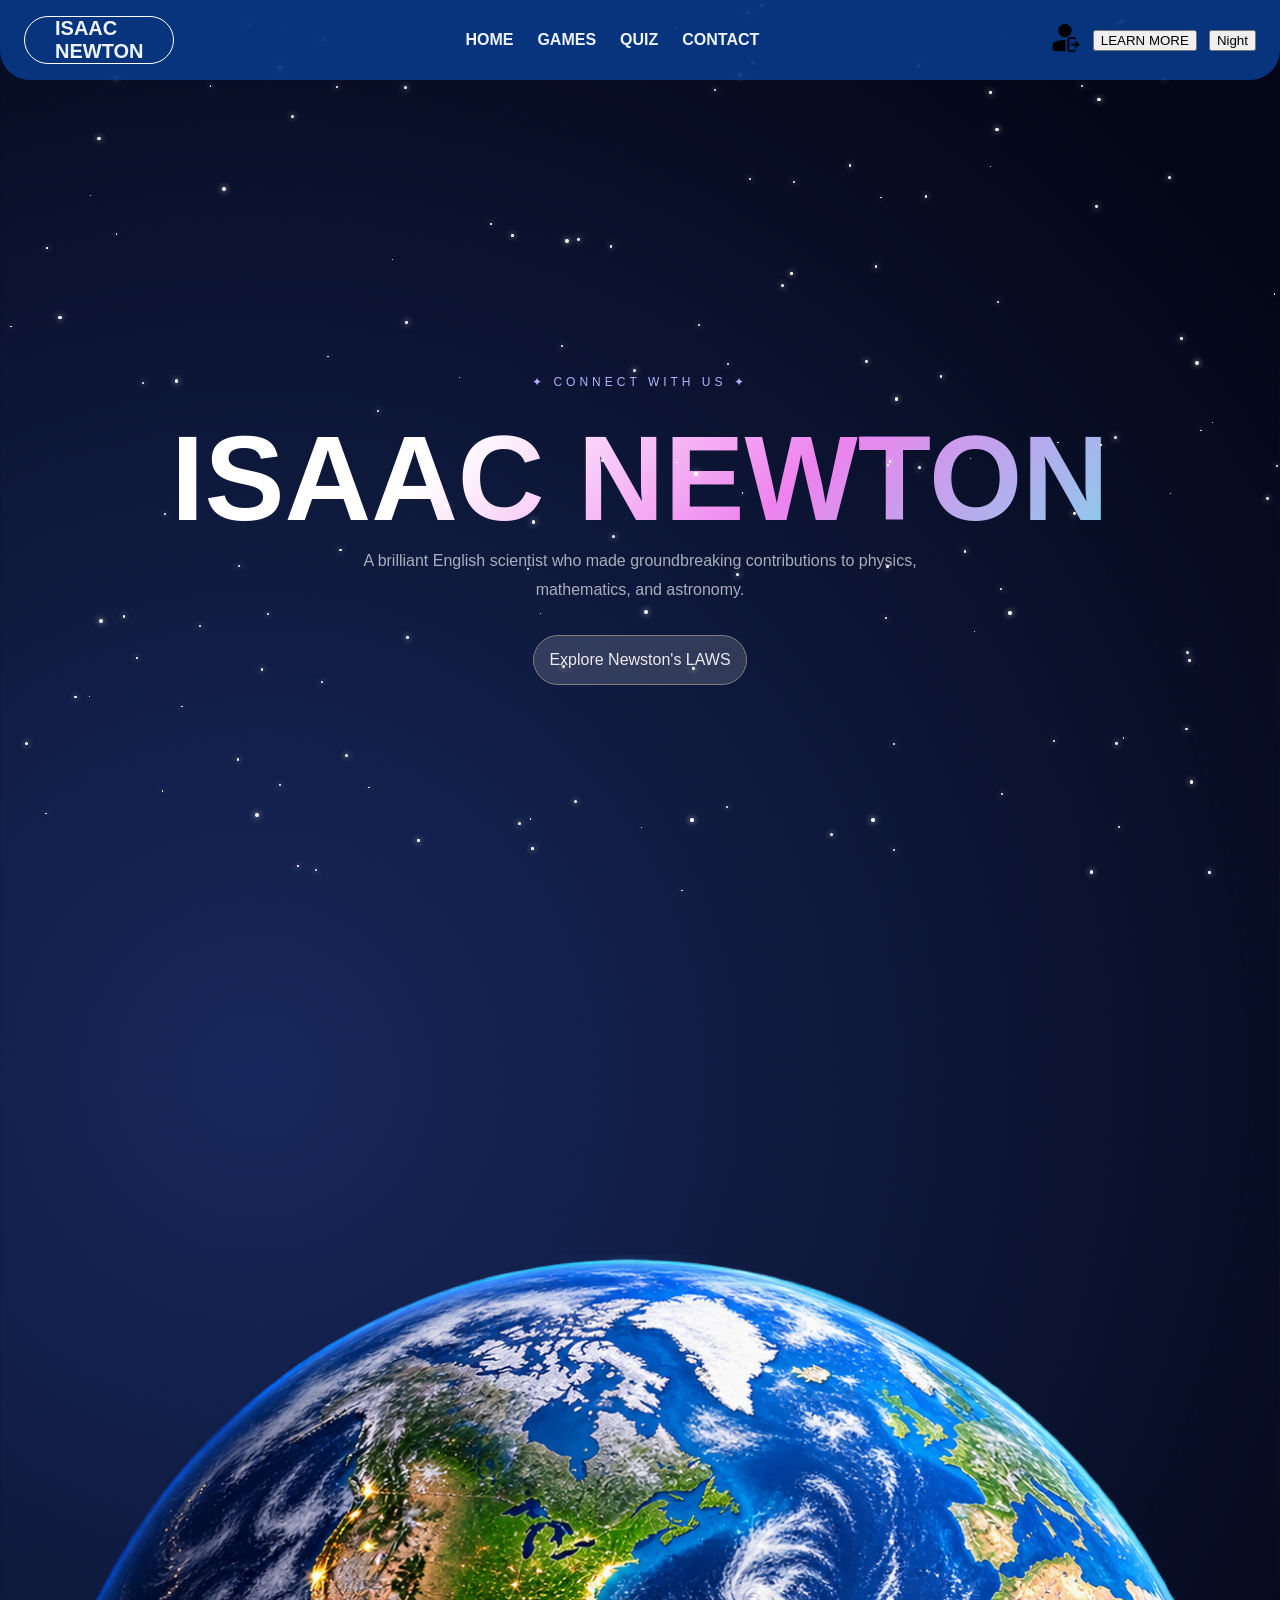
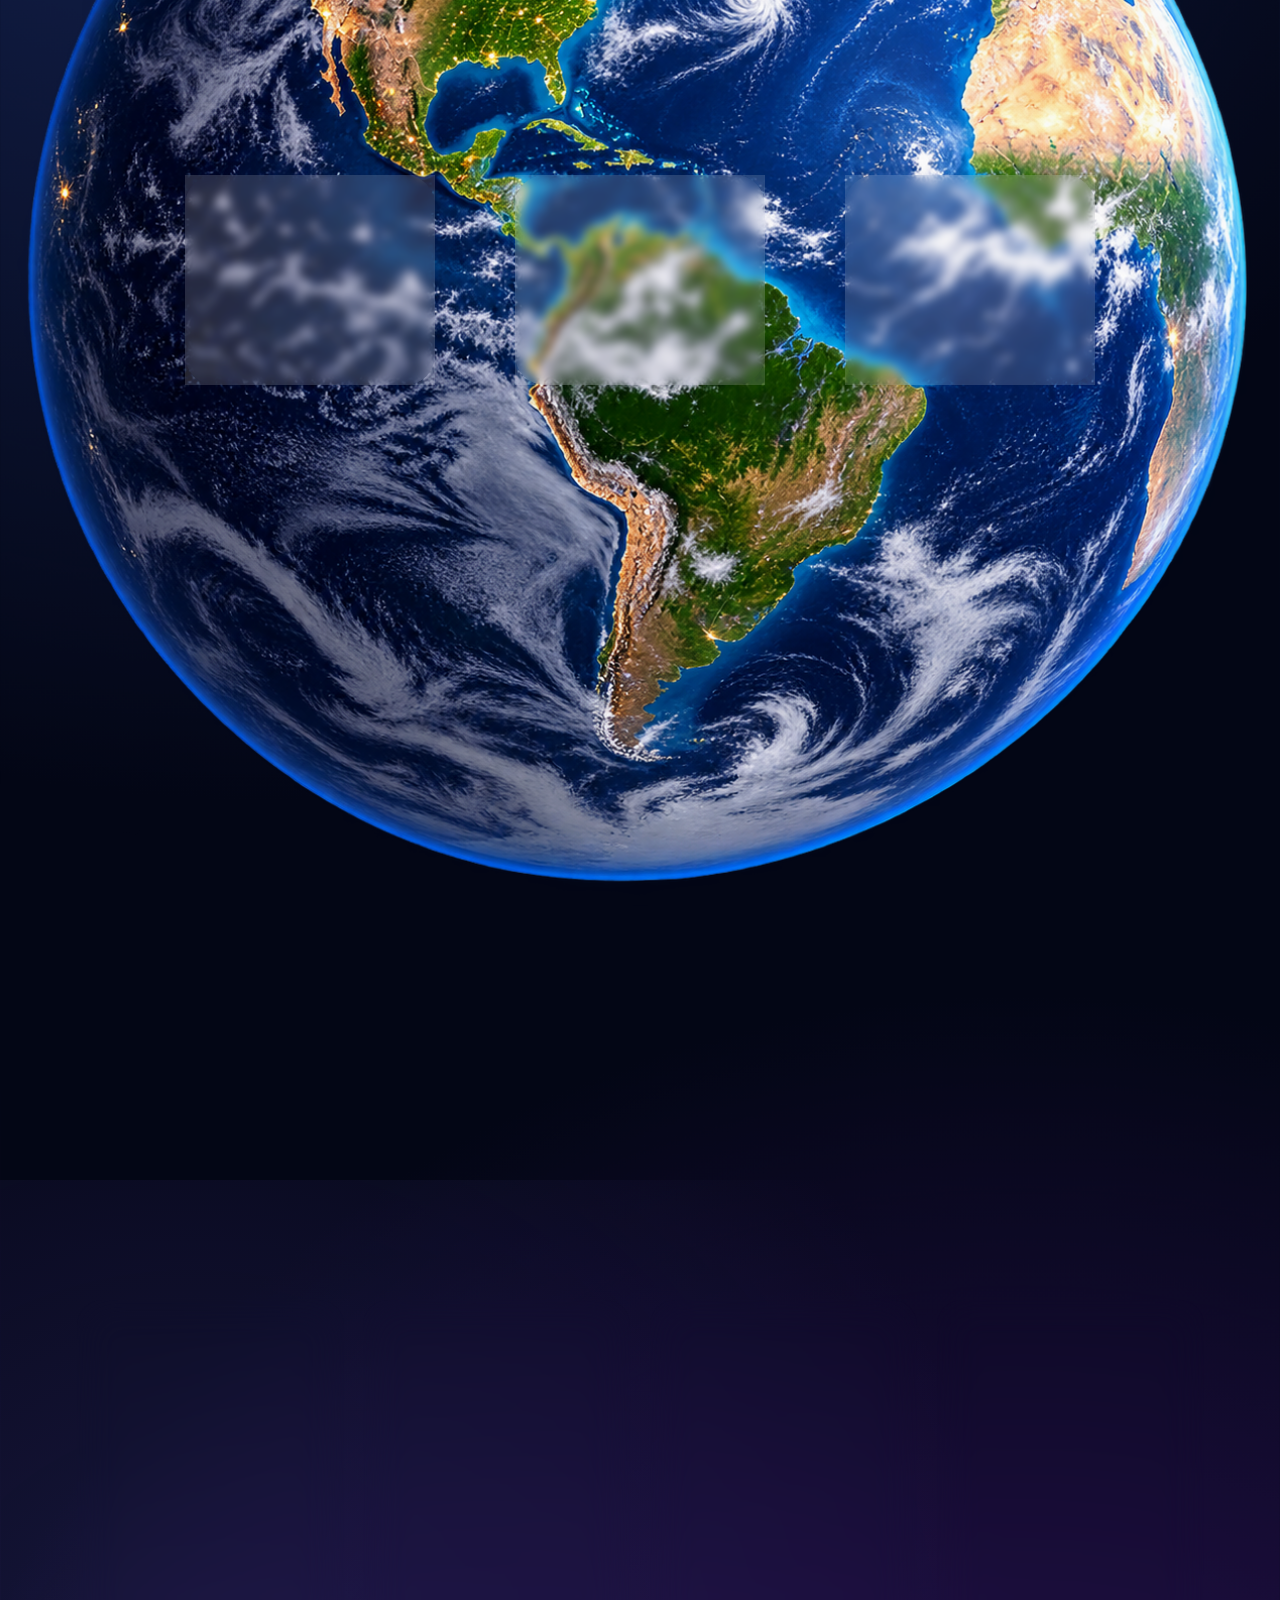
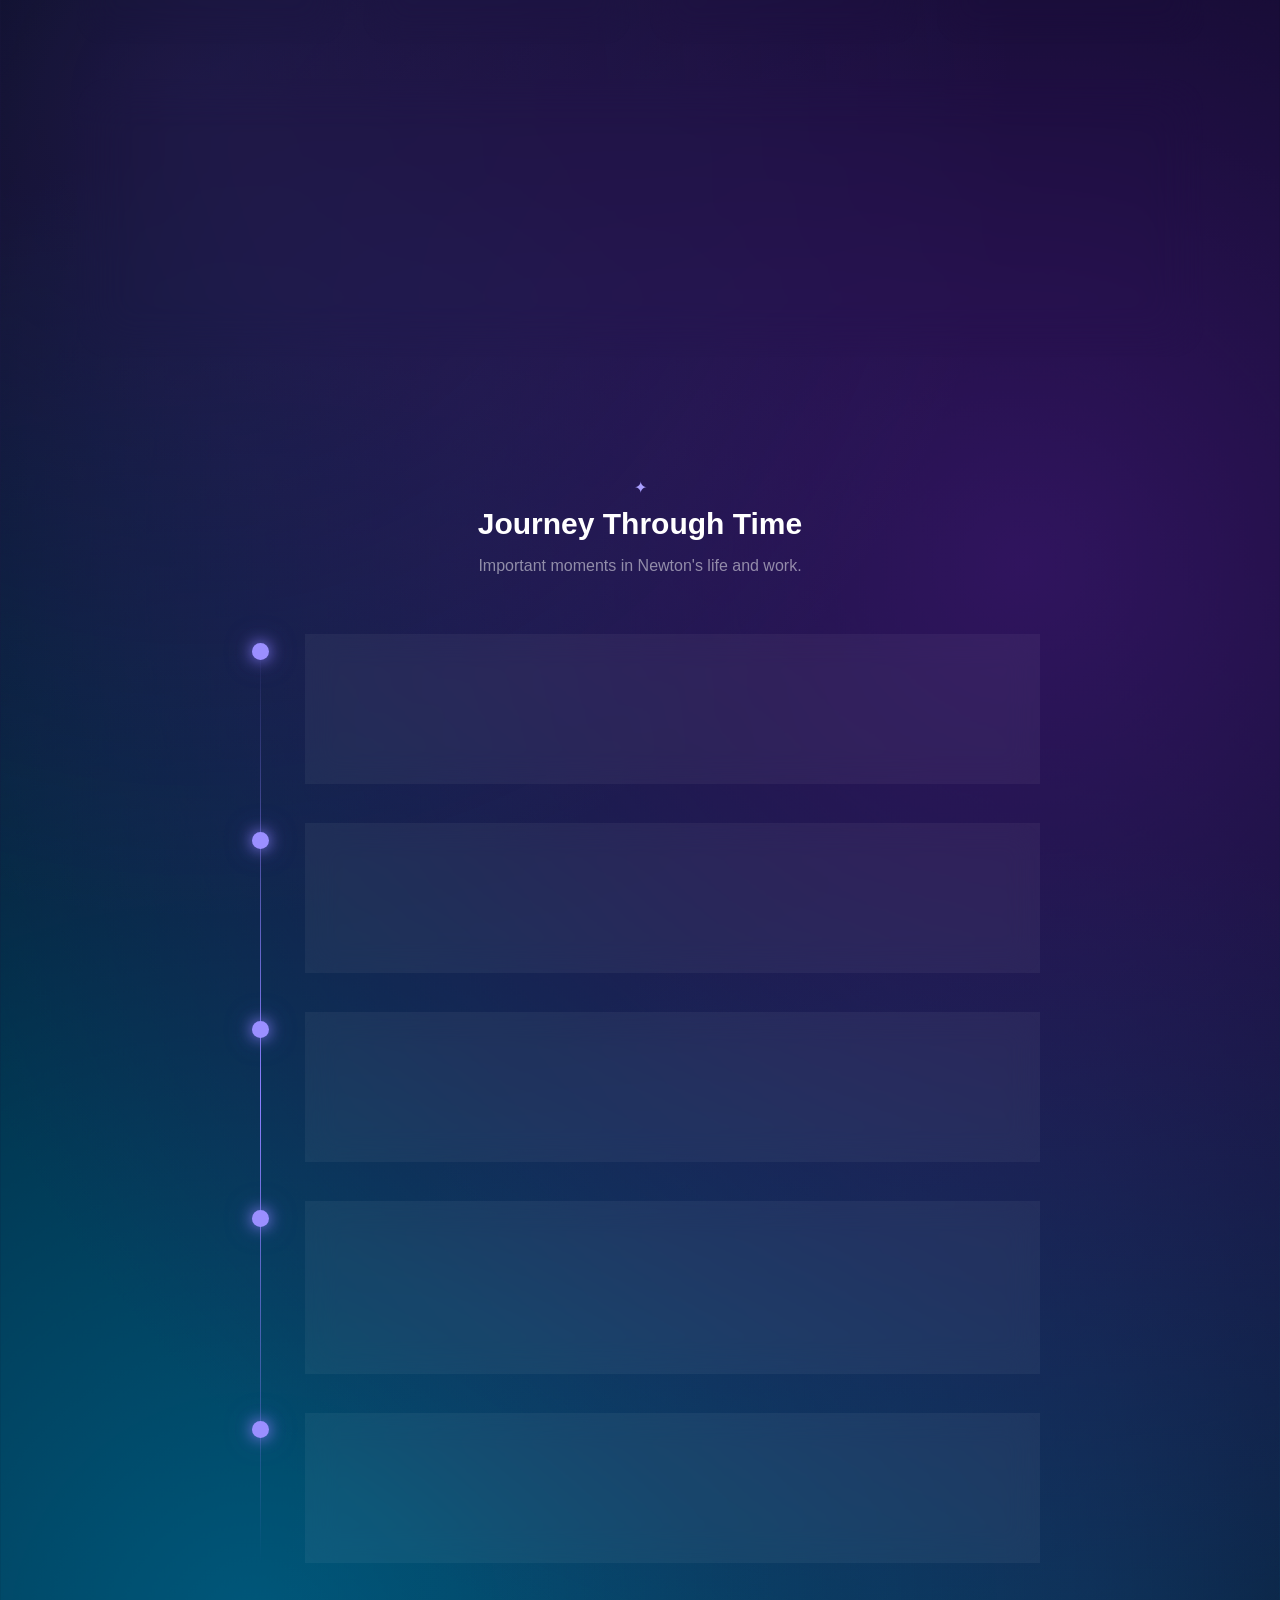
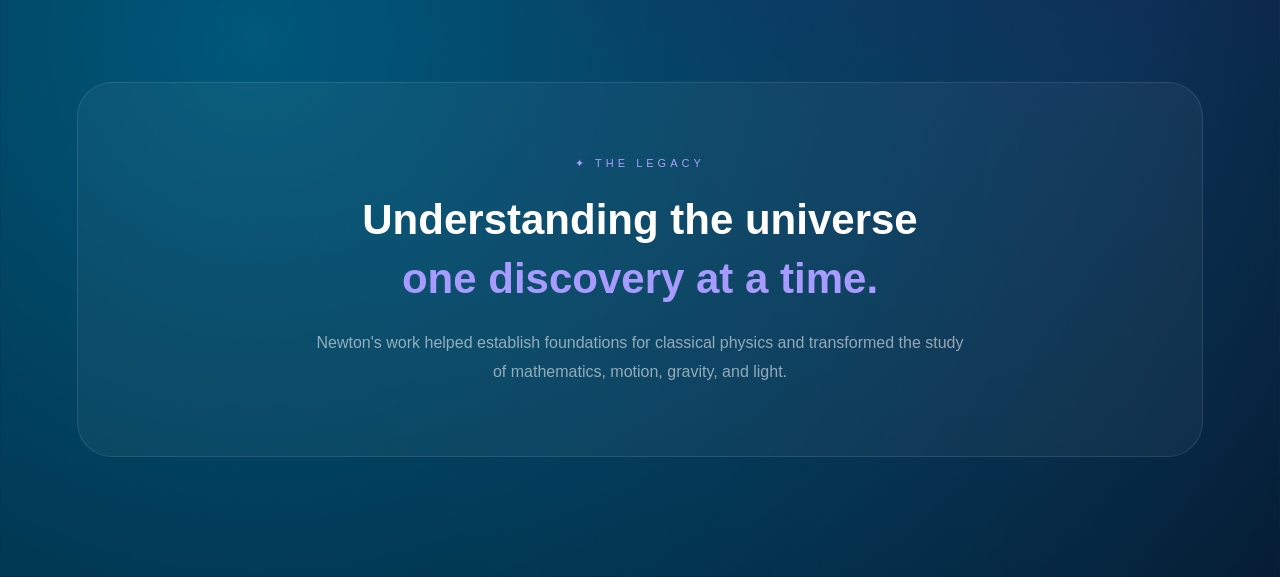
<file: home.html>
<!DOCTYPE html>
<html lang="en">
<head>
    <meta charset="UTF-8">
    <meta name="viewport" content="width=device-width, initial-scale=1.0">
    <title>HOME</title>
    <link rel="stylesheet" href="home.css">
     <script src = "home.js" defer></script>
</head>
<body>
     
    <div id="stars"></div>
    <div id="meteors"></div>
</div>

        <nav class="navbar">
        <div class="navdiv">
            <div class="logo"><a href="">ISAAC NEWTON</a></div>
            <ul class="nav-links">
                <li><a href="#home">HOME</a></li>
                <li><a href="ingame.html">GAMES</a></li>
                <li><a href="exam.html">QUIZ</a></li>
                <li><a href="contact.html">CONTACT</a></li>
            </ul>
            <div class="nav-actions">
                <a href="pick.html"><img src="logout.png" width="30" height="30" class="sign"></a>
                <button type="button" id="learnMoreBtn" class="yesd">LEARN MORE</button>
                <button type="button" id="themeToggle" class="theme-toggle">Night</button>
            </div>
        </div>
    </nav>
    <div class="outer">

        <div class="container">
            
            <div class="small-title">✦ CONNECT WITH US ✦</div>
            <h1>ISAAC NEWTON</h1>
            <p>
                A brilliant English scientist who made groundbreaking contributions to physics, mathematics, and astronomy.
            </p>
            <div class="exbtn">
                <a href="#law"><button class="btn" type="button">Explore Newston's LAWS</button></a>
            </div>
        </div>
    </div>
    <div class="secs">
        <div class="law">
            <div class="law1">
                <h1>LAW 1</h1>
                <p>An object stays at rest or continues moving at constant speed unless acted on by a force.</p>
            </div>
            <div class="law2">
                 <h1>LAW 2</h1>
                <p>The acceleration of an object is proportional to the force applied and inversely proportional to its mass.</p>
            </div>
            <div class="law3">
                 <h1>LAW 3</h1>
                <p>For every action, there is an equal and opposite reaction.</p>
            </div>
        </div>
        <section id="law">
            
            
        </section>
    </div>



<section class="newton-section" id="newton-facts">


    <div class="newton-particles"></div>



        <!-- QUICK FACTS -->
        <div class="newton-facts-grid">

            <div class="newton-card">
                <div class="newton-icon">🍎</div>

                <h3>The Apple</h3>

                <p>
                    Newton is famously associated with the story of an apple
                    inspiring his thoughts about gravity.
                </p>

                <button onclick="showNewtonFact(0)">
                    Explore Fact
                </button>
            </div>


            <div class="newton-card">
                <div class="newton-icon">🌎</div>

                <h3>Gravity</h3>

                <p>
                    Newton developed a mathematical description of universal
                    gravitation and explained how objects attract one another.
                </p>

                <button onclick="showNewtonFact(1)">
                    Explore Fact
                </button>
            </div>
            <div class="newton-card"> <div class="newton-icon">⚡</div> <h3>Three Laws</h3> <p> Newton's three laws of motion became fundamental principles for understanding how forces affect objects. </p> <button onclick="showNewtonFact(2)"> Explore Fact </button> </div>


            <div class="newton-card">
                <div class="newton-icon">🔭</div>

                <h3>Optics</h3>

                <p>
                    Newton studied light and demonstrated that white light can
                    be separated into different colors.
                </p>

                <button onclick="showNewtonFact(3)">
                    Explore Fact
                </button>
            </div>

        </div>


        <!-- INTERACTIVE FACT BOX -->
        <div class="newton-discovery">

            <div class="discovery-orbit">
                <div class="discovery-planet">🍎</div>
            </div>

            <div class="discovery-content">

                <span>✦ DISCOVERY DATABASE</span>

                <h3 id="newtonFactTitle">
                    Did You Know?
                </h3>

                <p id="newtonFactText">
                    Click the button to discover an interesting fact about
                    Isaac Newton.
                </p>

                <button
                    class="discover-btn"
                    onclick="randomNewtonFact()"
                >
                    ✦ Discover a Fact
                </button>

            </div>

        </div>

        <div class="newton-timeline-section">

            <div class="newton-subtitle">
                <span>✦</span>
                <h3>Journey Through Time</h3>
                <p>Important moments in Newton's life and work.</p>
            </div>


            <div class="newton-timeline">

                <div class="timeline-item">

                    <div class="timeline-dot"></div>

                    <div class="timeline-content">

                        <span>1643</span>

                        <h4>Birth</h4>

                        <p>
                            Isaac Newton was born in Woolsthorpe,
                            Lincolnshire, England.
                        </p>

                    </div>

                </div>


                <div class="timeline-item">

                    <div class="timeline-dot"></div>

                    <div class="timeline-content">

                        <span>1661</span>

                        <h4>University</h4>

                        <p>
                            Newton entered Trinity College at the
                            University of Cambridge.
                        </p>

                    </div>

                </div>


                <div class="timeline-item">

                    <div class="timeline-dot"></div>

                    <div class="timeline-content">

                        <span>1660s</span>

                        <h4>Scientific Work</h4>

                        <p>
                            Newton developed important ideas involving
                            mathematics, motion, gravity, and optics.
                        </p>

                    </div>

                </div>


                <div class="timeline-item">

                    <div class="timeline-dot"></div>

                    <div class="timeline-content">

                        <span>1687</span>

                        <h4>Principia</h4>

                        <p>
                            Newton published <i>Philosophiæ Naturalis
                            Principia Mathematica</i>, one of the most
                            influential scientific works ever written.
                        </p>

                    </div>

                </div>


                <div class="timeline-item">

                    <div class="timeline-dot"></div>

                    <div class="timeline-content">

                        <span>1727</span>

                        <h4>Legacy</h4>

                        <p>
                            Newton died in London, leaving a lasting
                            influence on physics and mathematics.
                        </p>

                    </div>

                </div>

            </div>

        </div>


        <!-- QUOTE / CLOSING -->
        <div class="newton-ending">

            <div class="ending-glow"></div>

            <span>✦ THE LEGACY</span>

            <h3>
                Understanding the universe
                <strong>one discovery at a time.</strong>
            </h3>

            <p>
                Newton's work helped establish foundations for classical
                physics and transformed the study of mathematics, motion,
                gravity, and light.
            </p>

        </div>

    </div>

</section>












    <script>
const starsContainer = document.getElementById("stars");
const numberOfStars = 150;
for (let i = 0; i < numberOfStars; i++) {

    const star = document.createElement("div");

    star.classList.add("star");
    star.style.left = Math.random() * 100 + "%";
    star.style.top = Math.random() * 100 + "%";
    
    const size = Math.random() * 3 + 1;

    star.style.width = size + "px";
    star.style.height = size + "px";

    // Random animation speed
    star.style.animationDuration =
        (Math.random() * 3 + 1) + "s";

    // Random animation delay
    star.style.animationDelay =
        Math.random() * 3 + "s";

    starsContainer.appendChild(star);
}


const meteorsContainer = document.getElementById("meteors");

function createMeteor() {

    const meteor = document.createElement("div");

    meteor.classList.add("meteor");

    // Start from a random position
    meteor.style.left =
        Math.random() * 120 + 10 + "%";

    meteor.style.top =
        Math.random() * 40 - 20 + "%";

    // Random speed
    const duration =
        Math.random() * 2 + 1.5;

    meteor.style.animationDuration =
        duration + "s";

    meteorsContainer.appendChild(meteor);

    setTimeout(() => {
        meteor.remove();
    }, duration * 1000);
}

setInterval(createMeteor, 1500);
</script>
</body>
</html>
</file>
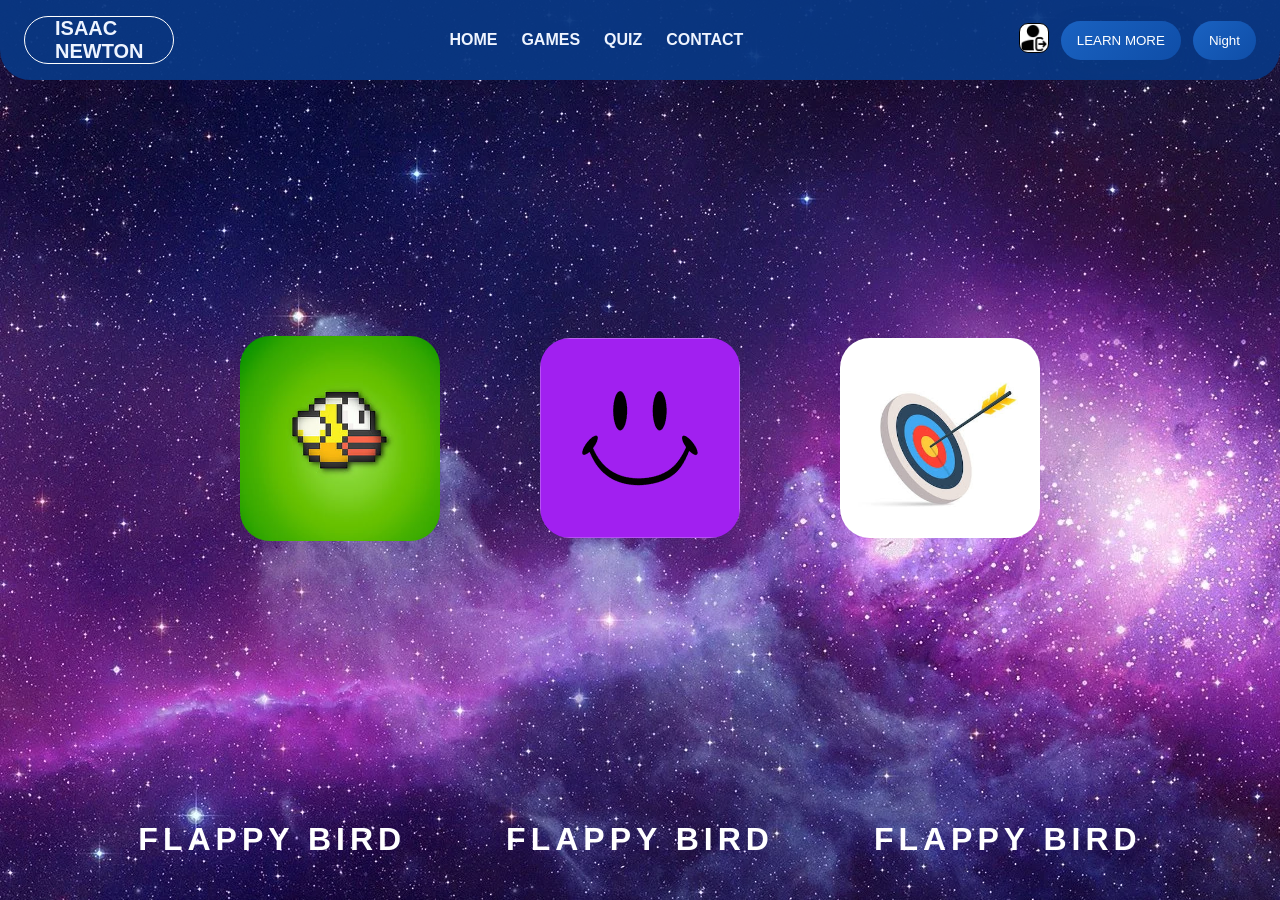
<file: ingame.html>
<!DOCTYPE html>
<html lang="en">
<head>
    <meta charset="UTF-8">
    <meta name="viewport" content="width=device-width, initial-scale=1.0">
    <title>Document</title>
    <link rel="stylesheet" href="ingame.css">
</head>
<body>
    <nav class="navbar">
        <div class="navdiv">
            <div class="logo"><a href="">ISAAC NEWTON</a></div>
            <ul class="nav-links">
                <li><a href="home.html">HOME</a></li>
                <li><a href="ingame.html">GAMES</a></li>
                <li><a href="exam.html">QUIZ</a></li>
                <li><a href="contact.html">CONTACT</a></li>
            </ul>
            <div class="nav-actions">
                <a href="#"><img src="logout.png" width="30" height="30" class="sign"></a>
                <button type="button" id="learnMoreBtn" class="yesd">LEARN MORE</button>
                <button type="button" id="themeToggle" class="theme-toggle">Night</button>
            </div>
        </div>
    </nav>
    <div class="games">
        <div class="g1"><a href="flapp.html"><img src="HD-wallpaper-flappy-bird-game-thumbnail.jpg" width="200px" height="205px"></a></div>
        <div class="g2"><a href="angrybird.html"><img src="1108505.png" width="200px"></a></div>
        <div class="g3"><a href="arrow.html"><img src="images (1) - Copy.jpg" width="200px"></a></div>
       
    </div>
    <div class="h">
        <h1 class="h1">FLAPPY BIRD</h1>
        <h1 class="h2">FLAPPY BIRD</h1>
        <h1 class="h3">FLAPPY BIRD</h1>
    </div>
    </body>
</html>
</file>
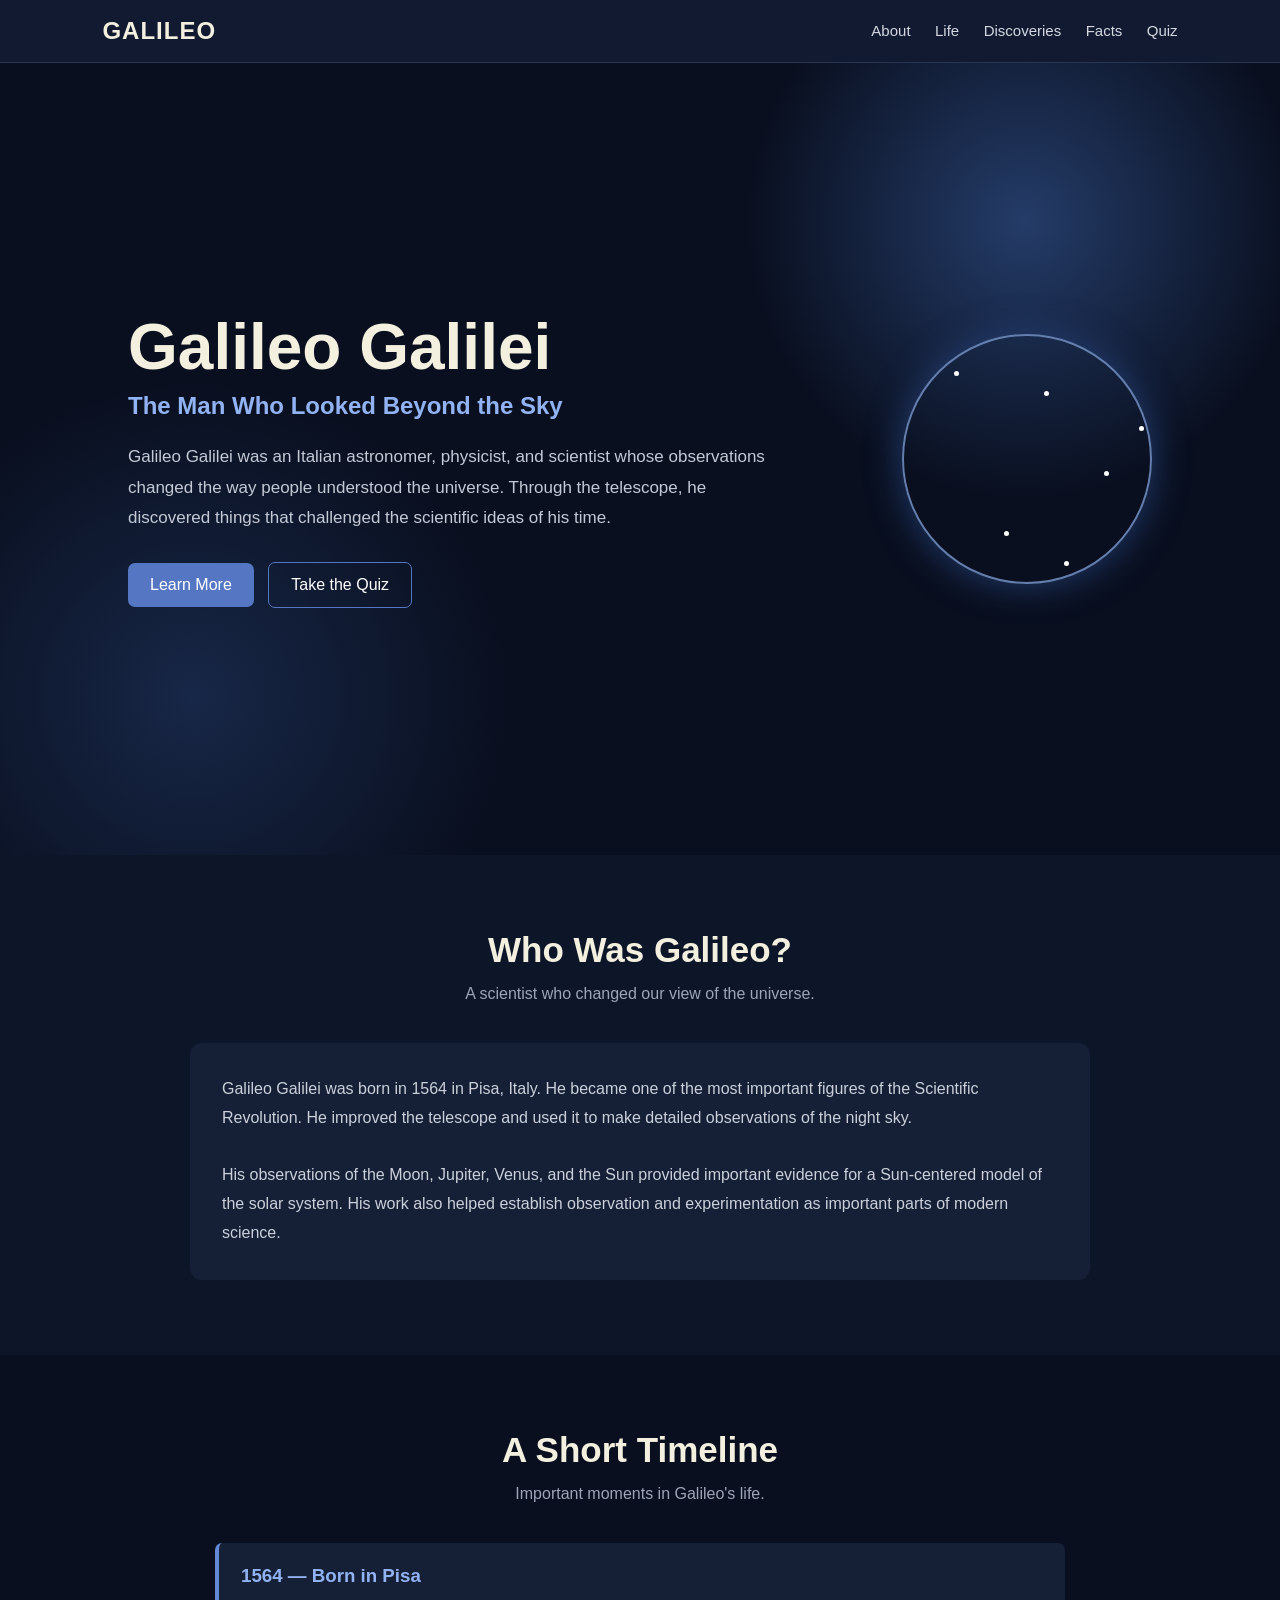
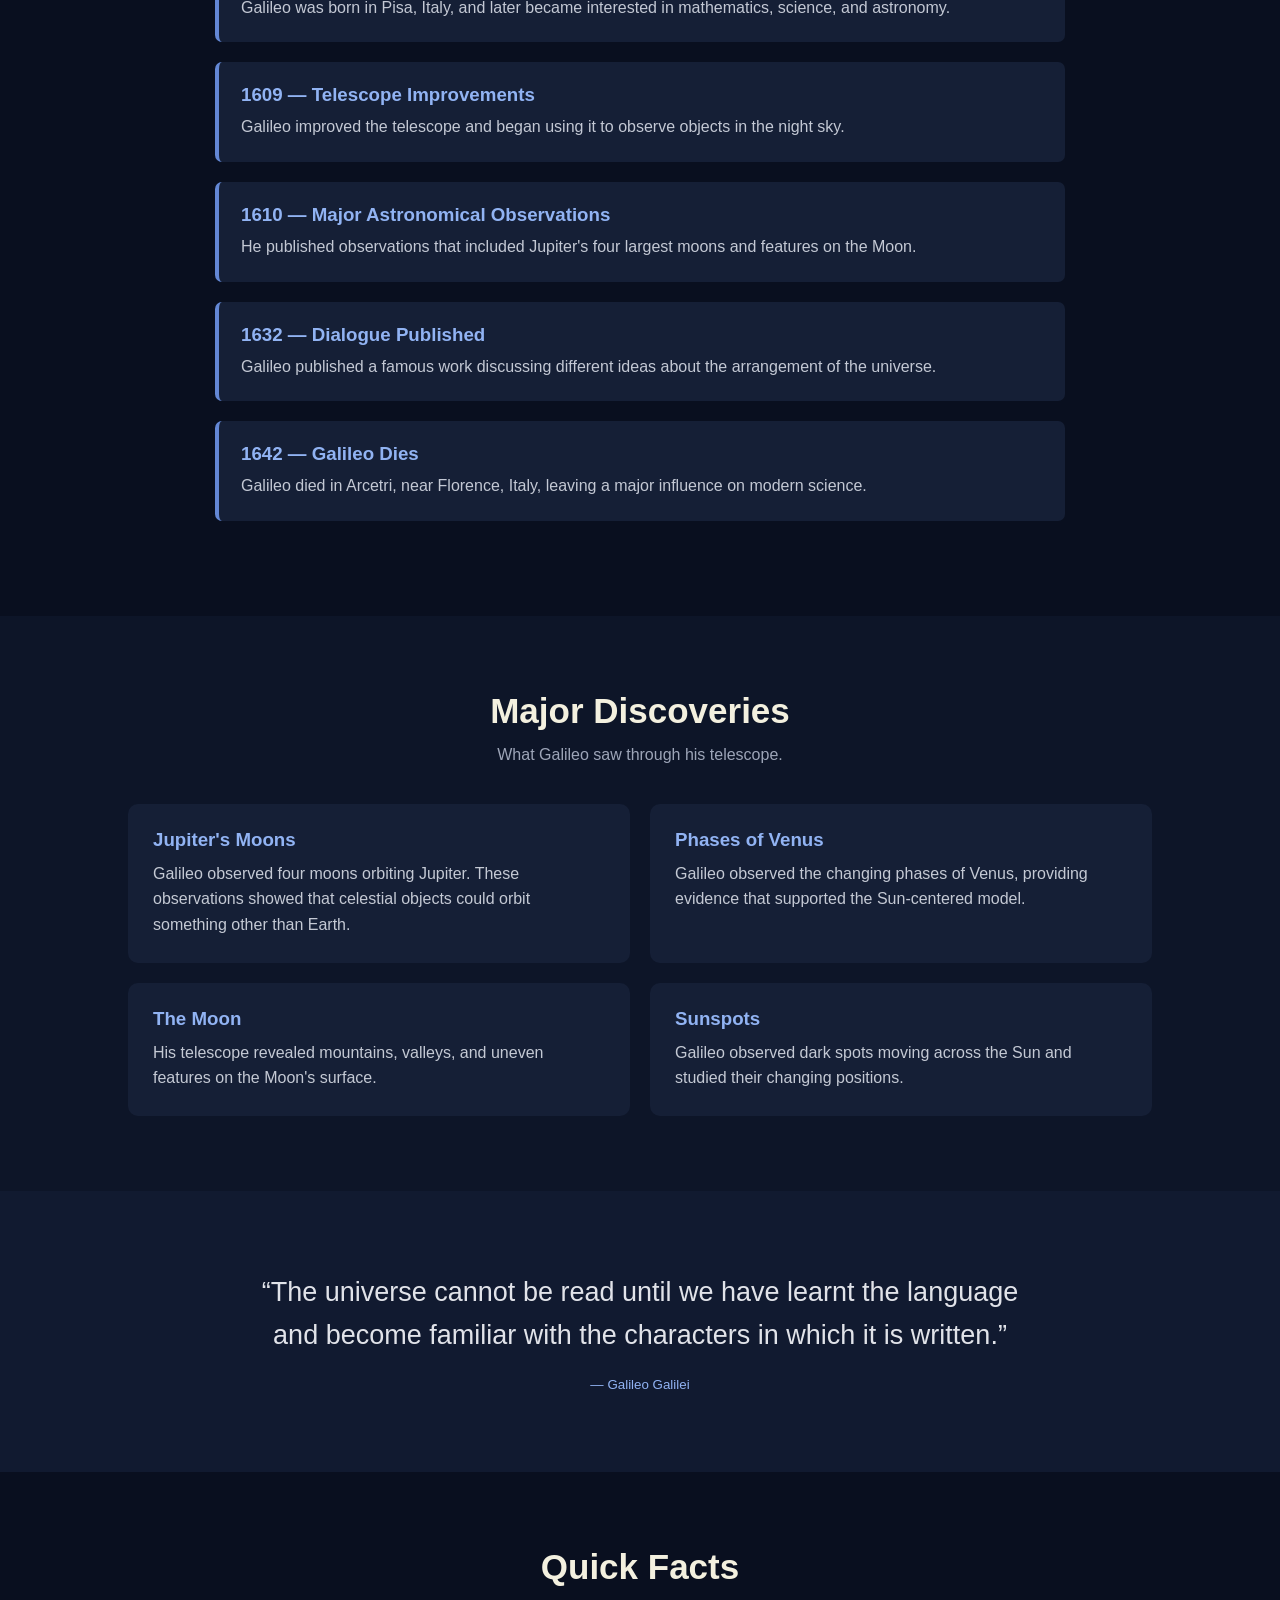
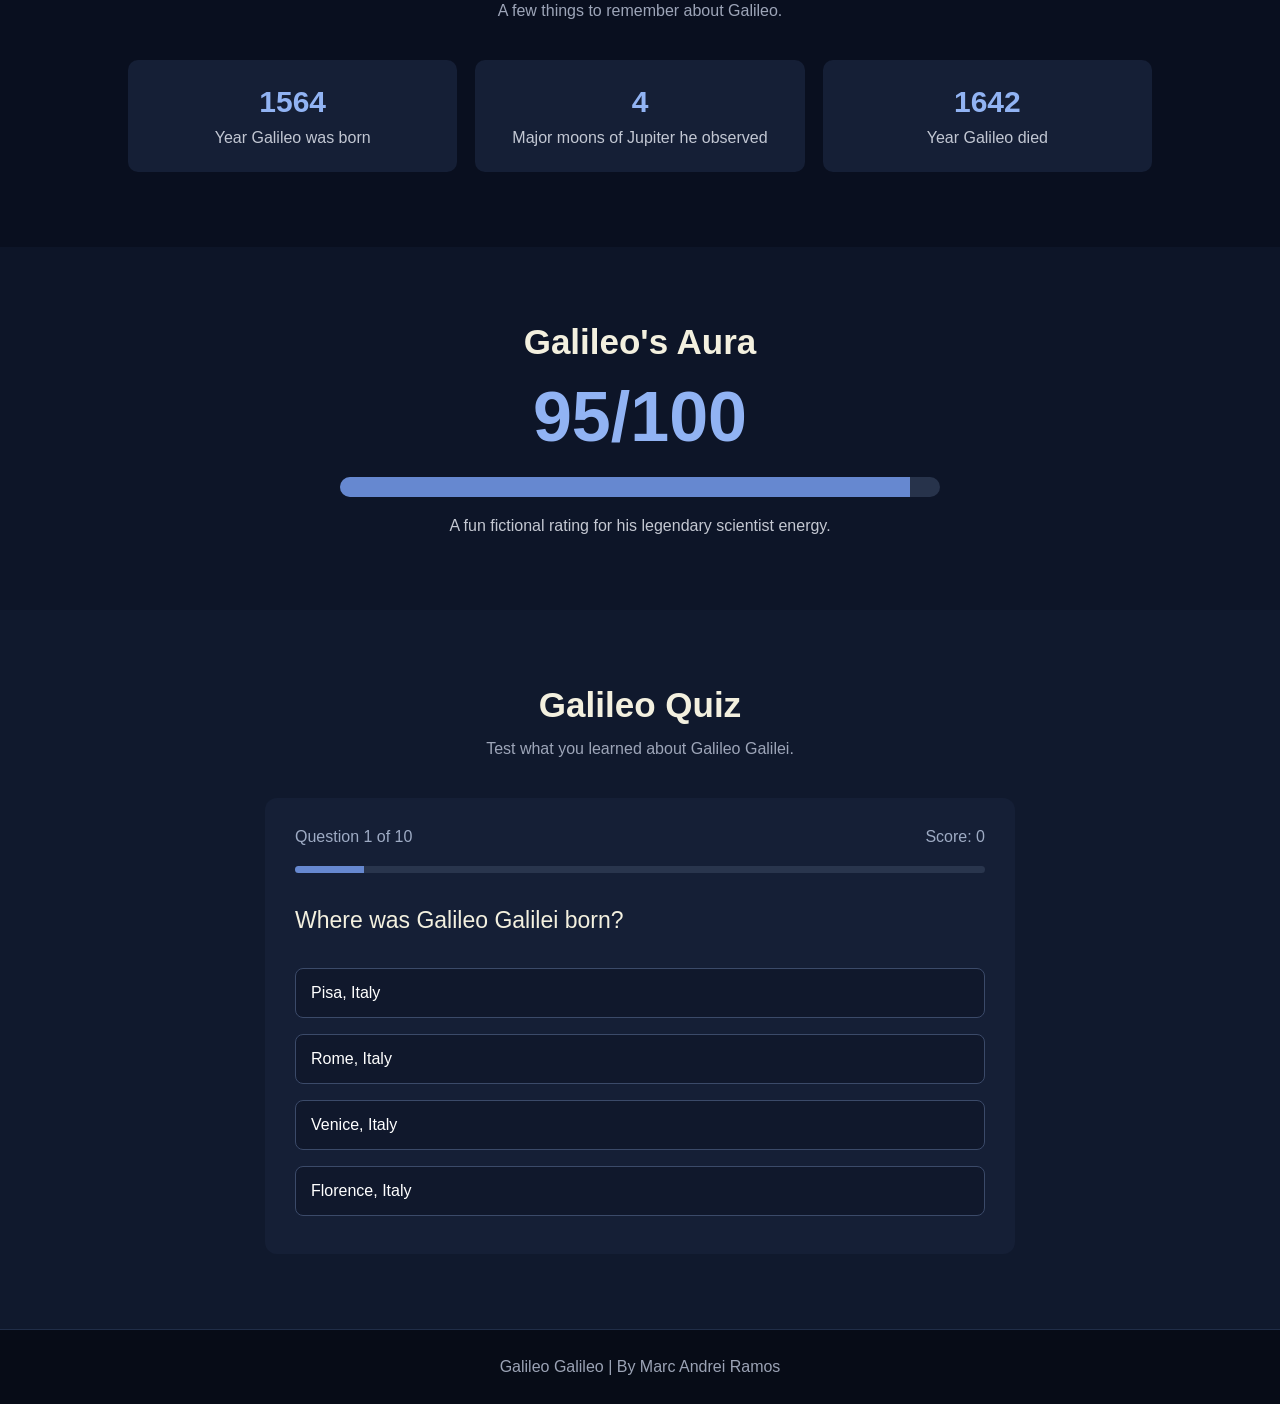
<file: leo.html>
<!DOCTYPE html>
<html lang="en">
<head>
<meta charset="UTF-8">
<meta name="viewport" content="width=device-width, initial-scale=1.0">
<title>Galileo Galilei | Explorer of the Universe</title>

<style>
* {
    margin: 0;
    padding: 0;
    box-sizing: border-box;
    font-family: Arial, sans-serif;
}

html {
    scroll-behavior: smooth;
}

body {
    background: #090f1f;
    color: #f3f0df;
}

header {
    background: #111a30;
    padding: 17px 8%;
    display: flex;
    justify-content: space-between;
    align-items: center;
    position: sticky;
    top: 0;
    z-index: 100;
    border-bottom: 1px solid #293653;
}

.logo {
    font-size: 24px;
    font-weight: bold;
    letter-spacing: 1px;
}

nav a {
    color: #d5d8e1;
    text-decoration: none;
    margin-left: 20px;
    font-size: 15px;
}

nav a:hover {
    color: #8eaff5;
}

.hero {
    min-height: 88vh;
    padding: 70px 10%;
    display: flex;
    align-items: center;
    background:
        radial-gradient(circle at 80% 20%, #243c68 0, transparent 23%),
        radial-gradient(circle at 15% 80%, #172747 0, transparent 25%);
}

.hero-content {
    max-width: 750px;
}

.hero h1 {
    font-size: 64px;
    margin-bottom: 8px;
}

.hero h2 {
    font-size: 24px;
    color: #91b3f3;
    margin-bottom: 22px;
}

.hero p {
    max-width: 650px;
    line-height: 1.8;
    color: #c4c9d5;
    font-size: 17px;
}

.hero-buttons {
    margin-top: 28px;
}

.button {
    display: inline-block;
    padding: 13px 22px;
    background: #5577c3;
    color: white;
    text-decoration: none;
    border-radius: 7px;
    margin-right: 10px;
}

.button:hover {
    background: #3f60a7;
}

.button.secondary {
    background: transparent;
    border: 1px solid #5577c3;
}

.stars {
    position: absolute;
    right: 10%;
    width: 250px;
    height: 250px;
    border-radius: 50%;
    border: 2px solid #647eae;
    box-shadow: 0 0 35px #243d70;
}

.stars::before,
.stars::after {
    content: "";
    position: absolute;
    border-radius: 50%;
    background: white;
}

.stars::before {
    width: 5px;
    height: 5px;
    top: 35px;
    left: 50px;
    box-shadow:
        90px 20px white,
        150px 100px white,
        50px 160px white,
        185px 55px white,
        110px 190px white;
}

section {
    padding: 75px 10%;
}

.section-title {
    text-align: center;
    font-size: 35px;
    margin-bottom: 15px;
}

.section-subtitle {
    text-align: center;
    color: #9da5b8;
    margin-bottom: 40px;
}

.about {
    background: #0d1528;
}

.about-container {
    max-width: 900px;
    margin: auto;
    background: #151f36;
    padding: 32px;
    border-radius: 12px;
    line-height: 1.8;
    color: #cbd0db;
}

.timeline {
    max-width: 850px;
    margin: auto;
}

.timeline-item {
    background: #151f36;
    margin: 20px 0;
    padding: 22px;
    border-left: 4px solid #6387d5;
    border-radius: 7px;
}

.timeline-item h3 {
    color: #91b3f3;
    margin-bottom: 8px;
}

.timeline-item p {
    color: #c3c8d4;
    line-height: 1.6;
}

.discoveries {
    background: #0d1528;
}

.cards {
    display: grid;
    grid-template-columns: repeat(2, 1fr);
    gap: 20px;
}

.card {
    background: #151f36;
    padding: 25px;
    border-radius: 10px;
    transition: 0.2s;
}

.card:hover {
    transform: translateY(-5px);
    background: #192642;
}

.card h3 {
    color: #91b3f3;
    margin-bottom: 10px;
}

.card p {
    color: #c4c9d4;
    line-height: 1.6;
}

.quote {
    text-align: center;
    background: #111a30;
    padding: 80px 10%;
}

.quote-text {
    max-width: 800px;
    margin: auto;
    font-size: 27px;
    line-height: 1.6;
    color: #e1e3e9;
}

.quote small {
    display: block;
    margin-top: 20px;
    color: #91b3f3;
}

.facts-container {
    display: grid;
    grid-template-columns: repeat(3, 1fr);
    gap: 18px;
}

.fact-box {
    background: #151f36;
    padding: 25px;
    text-align: center;
    border-radius: 10px;
}

.fact-box h3 {
    font-size: 30px;
    color: #91b3f3;
    margin-bottom: 10px;
}

.fact-box p {
    color: #c2c7d3;
}

.aura {
    background: #0d1528;
    text-align: center;
}

.aura-number {
    font-size: 70px;
    font-weight: bold;
    color: #91b3f3;
    margin: 15px;
}

.aura-bar {
    max-width: 600px;
    height: 20px;
    margin: 20px auto;
    background: #27334b;
    border-radius: 20px;
    overflow: hidden;
}

.aura-fill {
    width: 95%;
    height: 100%;
    background: #6688d0;
}

.aura p {
    color: #c4c8d2;
}

.quiz-section {
    background: #10192d;
}

.quiz-container {
    max-width: 750px;
    margin: auto;
    background: #151f36;
    padding: 30px;
    border-radius: 12px;
}

.quiz-top {
    display: flex;
    justify-content: space-between;
    color: #9eabc4;
    margin-bottom: 20px;
}

.progress {
    height: 7px;
    background: #29354d;
    border-radius: 10px;
    overflow: hidden;
    margin-bottom: 30px;
}

.progress-bar {
    width: 10%;
    height: 100%;
    background: #6688d0;
    transition: 0.3s;
}

.question {
    font-size: 23px;
    line-height: 1.5;
    margin-bottom: 22px;
}

.answer {
    width: 100%;
    text-align: left;
    padding: 15px;
    margin: 8px 0;
    border-radius: 8px;
    border: 1px solid #3b4a69;
    background: #10182c;
    color: white;
    cursor: pointer;
    font-size: 16px;
    transition: 0.2s;
}

.answer:hover {
    background: #263655;
}

.answer.correct {
    background: #276045;
    border-color: #4b9b70;
}

.answer.wrong {
    background: #703b3b;
    border-color: #a85a5a;
}

.answer:disabled {
    cursor: not-allowed;
}

.next-btn {
    width: 100%;
    padding: 14px;
    margin-top: 18px;
    border: none;
    border-radius: 8px;
    background: #5577c3;
    color: white;
    font-size: 17px;
    cursor: pointer;
    display: none;
}

.next-btn:hover {
    background: #3f60a7;
}

.result {
    display: none;
    text-align: center;
}

.result h2 {
    font-size: 34px;
    margin-bottom: 15px;
}

.final-score {
    font-size: 65px;
    color: #91b3f3;
    font-weight: bold;
    margin: 20px;
}

.restart {
    border: none;
    padding: 13px 25px;
    background: #5577c3;
    color: white;
    border-radius: 7px;
    cursor: pointer;
    font-size: 16px;
}

footer {
    text-align: center;
    padding: 28px;
    background: #070c17;
    color: #9ba3b5;
    border-top: 1px solid #202d47;
}

@media(max-width: 800px) {
    .hero {
        text-align: center;
    }

    .hero h1 {
        font-size: 45px;
    }

    .stars {
        display: none;
    }

    .cards,
    .facts-container {
        grid-template-columns: 1fr;
    }

    header {
        flex-direction: column;
        gap: 12px;
    }

    nav a {
        margin: 0 7px;
    }
}
</style>
</head>

<body>

<header>
    <div class="logo">GALILEO</div>

    <nav>
        <a href="#about">About</a>
        <a href="#life">Life</a>
        <a href="#discoveries">Discoveries</a>
        <a href="#facts">Facts</a>
        <a href="#quiz">Quiz</a>
    </nav>
</header>

<section class="hero">

    <div class="hero-content">
        <h1>Galileo Galilei</h1>

        <h2>The Man Who Looked Beyond the Sky</h2>

        <p>
            Galileo Galilei was an Italian astronomer, physicist,
            and scientist whose observations changed the way people
            understood the universe. Through the telescope, he
            discovered things that challenged the scientific ideas
            of his time.
        </p>

        <div class="hero-buttons">
            <a href="#about" class="button">Learn More</a>
            <a href="#quiz" class="button secondary">Take the Quiz</a>
        </div>
    </div>

    <div class="stars"></div>

</section>

<section class="about" id="about">

    <h2 class="section-title">Who Was Galileo?</h2>

    <p class="section-subtitle">
        A scientist who changed our view of the universe.
    </p>

    <div class="about-container">
        Galileo Galilei was born in 1564 in Pisa, Italy. He became
        one of the most important figures of the Scientific Revolution.
        He improved the telescope and used it to make detailed
        observations of the night sky.

        <br><br>

        His observations of the Moon, Jupiter, Venus, and the Sun
        provided important evidence for a Sun-centered model of the
        solar system. His work also helped establish observation and
        experimentation as important parts of modern science.
    </div>

</section>

<section id="life">

    <h2 class="section-title">A Short Timeline</h2>

    <p class="section-subtitle">
        Important moments in Galileo's life.
    </p>

    <div class="timeline">

        <div class="timeline-item">
            <h3>1564 — Born in Pisa</h3>
            <p>
                Galileo was born in Pisa, Italy, and later became
                interested in mathematics, science, and astronomy.
            </p>
        </div>

        <div class="timeline-item">
            <h3>1609 — Telescope Improvements</h3>
            <p>
                Galileo improved the telescope and began using it
                to observe objects in the night sky.
            </p>
        </div>

        <div class="timeline-item">
            <h3>1610 — Major Astronomical Observations</h3>
            <p>
                He published observations that included Jupiter's
                four largest moons and features on the Moon.
            </p>
        </div>

        <div class="timeline-item">
            <h3>1632 — Dialogue Published</h3>
            <p>
                Galileo published a famous work discussing different
                ideas about the arrangement of the universe.
            </p>
        </div>

        <div class="timeline-item">
            <h3>1642 — Galileo Dies</h3>
            <p>
                Galileo died in Arcetri, near Florence, Italy,
                leaving a major influence on modern science.
            </p>
        </div>

    </div>

</section>

<section class="discoveries" id="discoveries">

    <h2 class="section-title">Major Discoveries</h2>

    <p class="section-subtitle">
        What Galileo saw through his telescope.
    </p>

    <div class="cards">

        <div class="card">
            <h3>Jupiter's Moons</h3>
            <p>
                Galileo observed four moons orbiting Jupiter.
                These observations showed that celestial objects
                could orbit something other than Earth.
            </p>
        </div>

        <div class="card">
            <h3>Phases of Venus</h3>
            <p>
                Galileo observed the changing phases of Venus,
                providing evidence that supported the
                Sun-centered model.
            </p>
        </div>

        <div class="card">
            <h3>The Moon</h3>
            <p>
                His telescope revealed mountains, valleys, and
                uneven features on the Moon's surface.
            </p>
        </div>

        <div class="card">
            <h3>Sunspots</h3>
            <p>
                Galileo observed dark spots moving across the
                Sun and studied their changing positions.
            </p>
        </div>

    </div>

</section>

<section class="quote">

    <div class="quote-text">
        “The universe cannot be read until we have learnt the
        language and become familiar with the characters in which
        it is written.”
    </div>

    <small>— Galileo Galilei</small>

</section>

<section id="facts">

    <h2 class="section-title">Quick Facts</h2>

    <p class="section-subtitle">
        A few things to remember about Galileo.
    </p>

    <div class="facts-container">

        <div class="fact-box">
            <h3>1564</h3>
            <p>Year Galileo was born</p>
        </div>

        <div class="fact-box">
            <h3>4</h3>
            <p>Major moons of Jupiter he observed</p>
        </div>

        <div class="fact-box">
            <h3>1642</h3>
            <p>Year Galileo died</p>
        </div>

    </div>

</section>

<section class="aura">

    <h2 class="section-title">Galileo's Aura</h2>

    <div class="aura-number">95/100</div>

    <div class="aura-bar">
        <div class="aura-fill"></div>
    </div>

    <p>
        A fun fictional rating for his legendary scientist energy.
    </p>

</section>

<section class="quiz-section" id="quiz">

    <h2 class="section-title">Galileo Quiz</h2>

    <p class="section-subtitle">
        Test what you learned about Galileo Galilei.
    </p>

    <div class="quiz-container" id="quiz-container">

        <div id="quiz-content">

            <div class="quiz-top">
                <span id="question-number">Question 1 of 10</span>
                <span id="score">Score: 0</span>
            </div>

            <div class="progress">
                <div class="progress-bar" id="progress"></div>
            </div>

            <div class="question" id="question"></div>

            <div id="answers"></div>

            <button class="next-btn" id="next" onclick="nextQuestion()">
                Next Question
            </button>

        </div>

        <div class="result" id="result">

            <h2>Quiz Complete!</h2>

            <p>Your final score is:</p>

            <div class="final-score" id="final-score">
                0/10
            </div>

            <p id="result-message"></p>

            <br>

            <button class="restart" onclick="restartQuiz()">
                Try Again
            </button>

        </div>

    </div>

</section>

<footer>
    Galileo Galileo | By Marc Andrei Ramos
</footer>

<script>

const questions = [
    {
        question: "Where was Galileo Galilei born?",
        answers: [
            "Pisa, Italy",
            "Rome, Italy",
            "Florence, Italy",
            "Venice, Italy"
        ],
        correct: "Pisa, Italy"
    },

    {
        question: "What instrument did Galileo famously improve?",
        answers: [
            "Telescope",
            "Microscope",
            "Compass",
            "Barometer"
        ],
        correct: "Telescope"
    },

    {
        question: "Which planet's moons did Galileo observe?",
        answers: [
            "Jupiter",
            "Mars",
            "Saturn",
            "Venus"
        ],
        correct: "Jupiter"
    },

    {
        question: "How many major moons of Jupiter did Galileo observe?",
        answers: [
            "Four",
            "Two",
            "Six",
            "Eight"
        ],
        correct: "Four"
    },

    {
        question: "What did Galileo observe on the Moon?",
        answers: [
            "Mountains and uneven surfaces",
            "Oceans and rivers",
            "Trees and forests",
            "Clouds and storms"
        ],
        correct: "Mountains and uneven surfaces"
    },

    {
        question: "What did Galileo observe on the Sun?",
        answers: [
            "Sunspots",
            "Rings",
            "Moons",
            "Mountains"
        ],
        correct: "Sunspots"
    },

    {
        question: "Which planet's phases did Galileo observe?",
        answers: [
            "Venus",
            "Mars",
            "Jupiter",
            "Mercury"
        ],
        correct: "Venus"
    },

    {
        question: "What scientific model did Galileo's observations support?",
        answers: [
            "The Sun-centered model",
            "The Earth-centered model",
            "The Moon-centered model",
            "The Star-centered model"
        ],
        correct: "The Sun-centered model"
    },

    {
        question: "What field is Galileo especially famous for advancing?",
        answers: [
            "Astronomy",
            "Biology",
            "Medicine",
            "Geology"
        ],
        correct: "Astronomy"
    },

    {
        question: "In which year did Galileo die?",
        answers: [
            "1642",
            "1609",
            "1632",
            "1670"
        ],
        correct: "1642"
    }
];

let currentQuestion = 0;
let score = 0;
let answered = false;

const question = document.getElementById("question");
const answers = document.getElementById("answers");
const questionNumber = document.getElementById("question-number");
const scoreText = document.getElementById("score");
const progress = document.getElementById("progress");
const next = document.getElementById("next");

function shuffle(array) {
    for (let i = array.length - 1; i > 0; i--) {
        let j = Math.floor(Math.random() * (i + 1));
        [array[i], array[j]] = [array[j], array[i]];
    }

    return array;
}

function loadQuestion() {

    answered = false;

    next.style.display = "none";
    next.textContent = "Next Question";

    let current = questions[currentQuestion];

    question.textContent = current.question;

    questionNumber.textContent =
        "Question " + (currentQuestion + 1) + " of " + questions.length;

    scoreText.textContent = "Score: " + score;

    progress.style.width =
        ((currentQuestion + 1) / questions.length) * 100 + "%";

    answers.innerHTML = "";

    let shuffledAnswers = shuffle([...current.answers]);

    shuffledAnswers.forEach(answer => {

        let button = document.createElement("button");

        button.className = "answer";
        button.textContent = answer;

        button.onclick = function() {
            selectAnswer(answer, button);
        };

        answers.appendChild(button);
    });
}

function selectAnswer(selected, button) {

    if (answered) return;

    answered = true;

    let correctAnswer = questions[currentQuestion].correct;

    let allButtons = document.querySelectorAll(".answer");

    allButtons.forEach(btn => {

        btn.disabled = true;

        if (btn.textContent === correctAnswer) {
            btn.classList.add("correct");
        }

    });

    if (selected === correctAnswer) {

        score++;

        scoreText.textContent = "Score: " + score;

    } else {

        button.classList.add("wrong");

    }

    next.style.display = "block";

    if (currentQuestion === questions.length - 1) {
        next.textContent = "See Final Score";
    }
}

function nextQuestion() {

    currentQuestion++;

    if (currentQuestion < questions.length) {

        loadQuestion();

    } else {

        showResult();

    }
}

function showResult() {

    document.getElementById("quiz-content").style.display = "none";

    document.getElementById("result").style.display = "block";

    document.getElementById("final-score").textContent =
        score + "/" + questions.length;

    let message;

    if (score === 10) {
        message = "Perfect score! You really know Galileo.";
    } else if (score >= 8) {
        message = "Excellent work! You have a strong knowledge of Galileo.";
    } else if (score >= 5) {
        message = "Good job! You know the basics, but there is more to discover.";
    } else {
        message = "Keep learning and try the quiz again!";
    }

    document.getElementById("result-message").textContent = message;
}

function restartQuiz() {

    currentQuestion = 0;
    score = 0;

    document.getElementById("quiz-content").style.display = "block";

    document.getElementById("result").style.display = "none";

    loadQuestion();
}

loadQuestion();

</script>

</body>
</html>
</file>
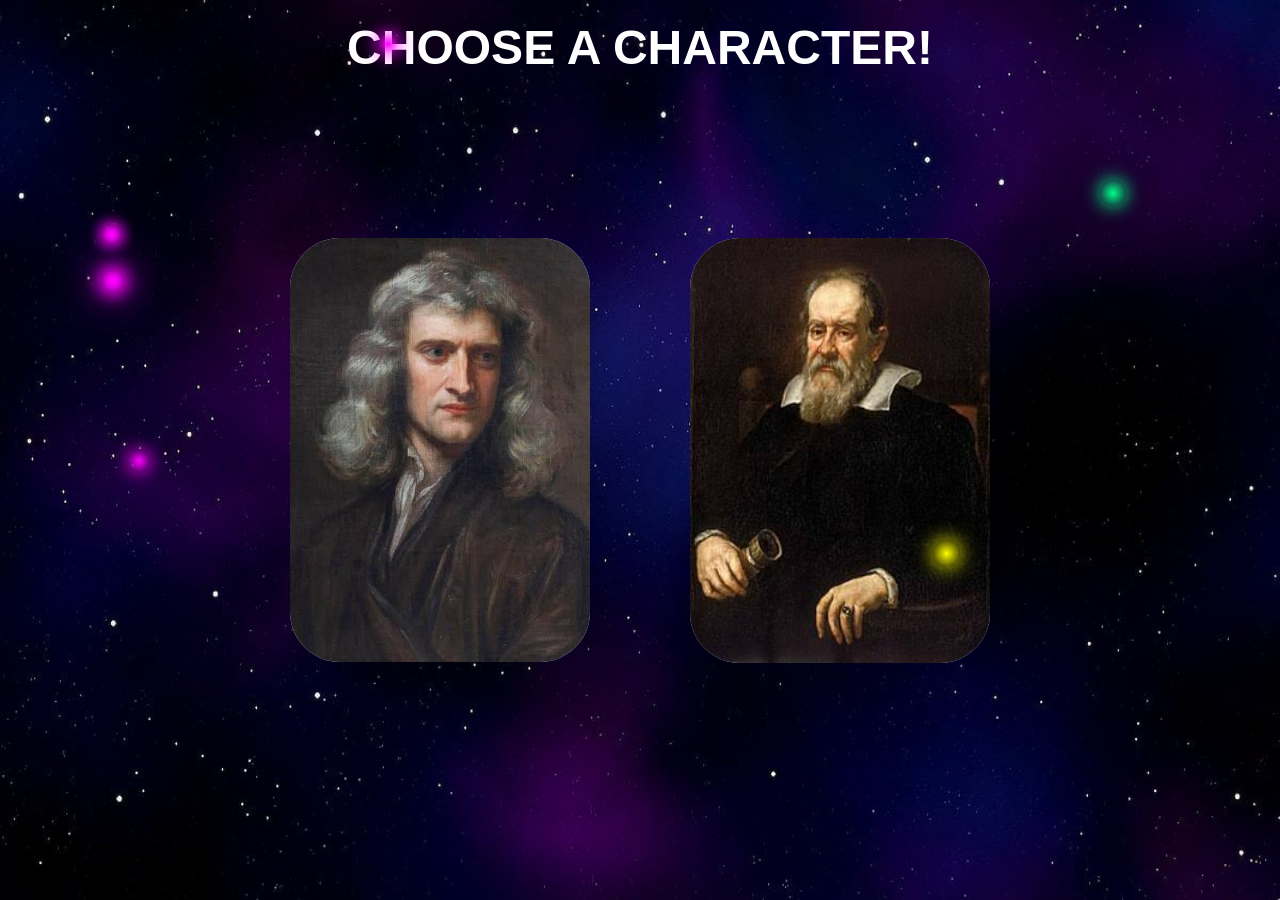
<file: pick.html>
<!DOCTYPE html>
<html lang="en">
<head>
    <meta charset="UTF-8">
    <meta name="viewport" content="width=device-width, initial-scale=1.0">
    <title>Document</title>
    <link rel="stylesheet" href="sttyle.css">
</head>
<body>
    <h1 class="ne"style="color:white">CHOOSE A CHARACTER!</h1>
    <div class="container">
        <div class="imgWrapper">
            <img id="hoverImg" src="images.jpg" width="300px">
            <div class="imgLabel">NEWTON</div>
            <audio id="hoverSound3" src="[Mortal Kombat]Isaac......wton .mp3"></audio>
            <audio id="hoverSound4" src="[Mortal Kombat]Choos......cter .mp3"></audio>
        </div>
        <form class="loginForm">
            
            <div class="apple"><img src="1000004964-removebg-preview.png" alt="apple" width="100px"></div>
            <hr>
            <h1><mark style="background-color: black; color:white;">ISAAC</mark><mark style="background: white;">NEWTON</mark></h1>
        
            <hr>
        
            <p style="font-family:'Gill Sans', 'Gill Sans MT', Calibri, 'Trebuchet MS', sans-serif">
                Isaac Newton(1642-1727)<br>
                was an English physicist,<br>
                mathematician, and astronomer<br>

            </p>
            <hr>
            <br>
            <h3>Aura: 67,000</h3>
            <h3>IQ: 200</h3>
            <br>
          

            <div class="btn">
                <button type="button" class="okay" onclick="light(1)"><a href="home.html">CONTINUE</a></button>
                
            </div>

        </form>
    </div>
<div class="space">
    <div class="container">
        <div class="imgWrapper">
           
            <img id="hoverImg2" src="images (1).jpg" width="300px" height="425px" alt="Your image here">
            <div class="imgLabel">GALILEO</div>
            <audio id="hoverSound2" src="[Mortal Kombat]Galil......ilei .mp3"></audio>
        </div>
        <form class="loginForm">
            <div class="apple"><img src="telescope.png" alt="apple" width="60px" class="tele"></div>
            <hr>
            <h1><mark style="background-color: black; color:white;">GALILEO</mark><mark style="background: white;"> GALILEI</mark></h1>
            <hr>
            <p style="font-family:'Gill Sans', 'Gill Sans MT', Calibri, 'Trebuchet MS', sans-serif">
                Galileo Galilei was an Italian scientist who<br>
                improved the telescope and studied the stars and planets.<br>
            </p>
            <hr>
            <br>
            <h3>Aura: 167000</h3>
            <h3>IQ: panot</h3>
            <br>
            <div class="btn">
                <button type="submit" class="okay"><a href="leo.html">CONTINUE</a></button>
            </div>
        </form>
    </div>
    </div>
    
    <script>
        const cards = document.querySelectorAll('.container');
        const images = document.querySelectorAll('.imgWrapper img');
        
        const hoverSound2 = document.querySelector('#hoverSound2');
        const hoverSound3 = document.querySelector('#hoverSound3');
        const hoverSound4 = document.querySelector('#hoverSound4');
        let selectedCard = null;

        function activateCard(card) {
            cards.forEach(c => {
                if (c === card) {
                    c.classList.add('active');
                    c.classList.remove('inactive');
                } else {
                    c.classList.add('inactive');
                    c.classList.remove('active');
                }
            });
            selectedCard = card;
        }

        function clearCards() {
            cards.forEach(c => c.classList.remove('active', 'inactive'));
            selectedCard = null;
        }

        function stopHoverSounds() {
            [hoverSound2, hoverSound3].forEach(sound => {
                if (sound) {
                    sound.pause();
                    sound.currentTime = 0;
                }
            });
        }

        function playSound(sound, duration = 3000) {
            if (!sound) return;
            sound.currentTime = 0;
            sound.play().catch(err => console.log('Audio play error:', err));
            setTimeout(() => {
                sound.pause();
            }, duration);
        }

        images.forEach(img => {
            const card = img.closest('.container');
            const form = img.closest('.imgWrapper').nextElementSibling;
            const hoverSoundForImage = img.id === 'hoverImg' ? hoverSound3 : img.id === 'hoverImg2' ? hoverSound2 : null;

            img.addEventListener('click', function() {
                const isOpen = form && form.classList.contains('show');
                document.querySelectorAll('.loginForm').forEach(otherForm => {
                    if (otherForm !== form) {
                        otherForm.classList.remove('show');
                    }
                });

                if (isOpen) {
                    form.classList.remove('show');
                    clearCards();
                } else {
                    if (form && form.classList.contains('loginForm')) {
                        form.classList.add('show');
                    }
                    activateCard(card);
                }

                if (hoverSound) {
                    stopHoverSounds();
                    playSound(hoverSound, 2000);
                }
            });

            img.addEventListener('mouseenter', function() {
                if (selectedCard !== card) {
                    activateCard(card);
                }

                if (hoverSoundForImage) {
                    stopHoverSounds();
                    playSound(hoverSoundForImage, 2000);
                }
            });

            img.addEventListener('mouseleave', function() {
                if (selectedCard !== card) {
                    clearCards();
                }
            });
        });

        window.addEventListener('load', function() {
            if (hoverSound4) {
                playSound(hoverSound4, 3000);
            }
        });
        function yes(no){
            if(no==1){
                window.location.href="newton.html";
            }
        }
    </script>
    



   
</body>
</html>
</file>
<file: physical science/style.css>
body{
    display:flex;
    justify-content: center;
    align-items: center;
    min-height: 100vh;
    background-size: cover;
    background-position: center;
    background-repeat: no-repeat;
    background: url('OIf0lp.jpg');
    background-size: 100% 100%;
    
}
.container{
    backdrop-filter: blur(5px);
    border: 2px solid white;
    width: 800px;
    height: 500px;
    border-radius: 30px;
    
    box-shadow: 0 0 50px skyblue;
    
}
h1{
    display: flex;
    text-align: center;
    justify-content: center;
    font-family: 'Gill Sans', 'Gill Sans MT', Calibri, 'Trebuchet MS', sans-serif;
    font-weight: bolder;
    font-size: 50px;
    color:transparent;
    background: linear-gradient(0deg, white, skyblue, blue, skyblue, white);
    -webkit-background-clip: text;
    background-color: text;
    -webkit-text-stroke: 1px rgb(255, 255, 255);
    animation: pulse  2s ease-in-out infinite;
    align-items: center;
    transform-origin: center;
    display: inline-block;
    margin-left: 125px;
    
    
    
    
}
h2, h4{
    display: flex;
    justify-content: center;
}
#name{
    display: flex;
    justify-content: center;
    align-items: center;
    
}
.btn{
    display:flex;
    justify-content: center;
    padding:10px;
}
button{
    padding:10px;
    width:50%;
    font-size: 30px;
    border-radius: 30px;
    border: none;
    background-color: skyblue;
}
@keyframes pulse{
   0%{transform: scale(1);}
   50%{transform: scale(1.3);}
   100%{transform: scale(1);}
}

h2{
    font-family: 'Gill Sans', 'Gill Sans MT', Calibri, 'Trebuchet MS', sans-serif;
    color:transparent;
    background: linear-gradient(0deg, white, yellow,skyblue, rgb(165, 62, 62), yellow, white);
    -webkit-background-clip: text;
    background-color: text;
    font-weight: 10000;
    font-size: 40px;
    margin-top: 0;
    -webkit-text-stroke: 1px, white;


}
h4{
   color: white;
   font-family:Verdana, Geneva, Tahoma, sans-serif;
   font-size: 20px;

}
.atom{
    margin-left: 40px;
}
#name{
    display: flex;
    justify-content: center;
    align-items: center;
    padding:20px
}
.no{
    background: linear-gradient(0deg, transparent , white);
    border: 1px solid white; 
    font-family:Impact, Haettenschweiler, 'Arial Narrow Bold', sans-serif;
    letter-spacing: 4px;
    color: rgb(255, 247, 0)
}
.no:hover{
    background: linear-gradient(0deg, white, blue);
    color: brown;
}
</file>
<file: arrow.css>
.bow-game-section {
    position: relative;
    width: 100%;
    min-height: 100vh;
    padding: 50px 5%;
    display: flex;
    justify-content: center;
    align-items: center;
    overflow: hidden;
    background:
        black;
}

.bow-game-container {
    width: 100%;
    max-width: 1300px;
}

.lesson-popup {
    position: fixed;
    inset: 0;
    z-index: 9999;
    display: flex;
    justify-content: center;
    align-items: center;
    padding: 80px;
    background: rgba(0,0,10,.82);
    backdrop-filter: blur(15px);
}

.lesson-box {
    width: 100%;
    max-width: 650px;
    max-height: 90vh;
    overflow-y: auto;
    padding: 45px;
    text-align: center;
    border-radius: 30px;
    background: linear-gradient(145deg, rgba(255,255,255,.12), rgba(255,255,255,.045));
    border: 1px solid rgba(255,255,255,.2);
    box-shadow: 0 30px 100px rgba(0,0,0,.6), 0 0 50px rgba(100,80,255,.15);
}

.lesson-icon {
    font-size: 50px;
    margin-bottom: 10px;
}

.lesson-small {
    font-family: "Orbitron", sans-serif;
    font-size: 10px;
    letter-spacing: 3px;
    color: #aaa0ff;
}

.lesson-box h2 {
    font-family: "Orbitron", sans-serif;
    font-size: 40px;
    margin: 12px 0;
}

.lesson-box > p {
    color: rgba(255,255,255,.65);
    line-height: 1.7;
}

.lesson-points {
    display: grid;
    grid-template-columns: repeat(3, 1fr);
    gap: 12px;
    margin: 25px 0;
}

.lesson-point {
    padding: 20px 12px;
    border-radius: 18px;
    background: rgba(255,255,255,.05);
    border: 1px solid rgba(255,255,255,.1);
}

.lesson-point strong {
    display: block;
    color: #b1a6ff;
    font-family: "Orbitron", sans-serif;
    font-size: 13px;
    margin-bottom: 10px;
}

.lesson-point span {
    display: block;
    color: rgba(255,255,255,.55);
    font-size: 11px;
    line-height: 1.6;
}

.lesson-tip {
    padding: 13px;
    border-radius: 12px;
    background: rgba(130,110,255,.1);
    color: rgba(255,255,255,.7);
    font-size: 12px;
}

.lesson-start {
    margin-top: 25px;
    padding: 14px 28px;
    border: none;
    border-radius: 25px;
    background: #7768d8;
    color: white;
    font-family: "Orbitron", sans-serif;
    font-size: 11px;
    letter-spacing: 1px;
    cursor: pointer;
    transition: .3s;
}

.lesson-start:hover {
    transform: translateY(-3px);
    box-shadow: 0 0 30px rgba(120,100,255,.5);
}

.bow-title {
    text-align: center;
    margin-bottom: 25px;
}

.bow-title span {
    font-family: "Orbitron", sans-serif;
    font-size: 10px;
    letter-spacing: 4px;
    color: #aaa0ff;
}

.bow-title h2 {
    font-family: "Orbitron", sans-serif;
    font-size: clamp(35px, 5vw, 60px);
    margin: 10px 0;
}

.bow-title strong {
    color: #a298ff;
}

.bow-title p {
    color: rgba(255,255,255,.5);
}

.bow-info {
    display: flex;
    justify-content: center;
    gap: 15px;
    margin-bottom: 12px;
}

.bow-info div {
    min-width: 150px;
    padding: 12px 25px;
    text-align: center;
    border-radius: 14px;
    background: rgba(255,255,255,.06);
    border: 1px solid rgba(255,255,255,.12);
    color: rgba(255,255,255,.5);
    font-family: "Orbitron", sans-serif;
    font-size: 9px;
    letter-spacing: 1px;
}

.bow-info strong {
    display: block;
    margin-top: 5px;
    color: white;
    font-size: 20px;
}

.bow-game {
    position: relative;
    width: 100%;
    height: 65vh;
    min-height: 450px;
    max-height: 700px;
    overflow: hidden;
    cursor: crosshair;
    border-radius: 25px;
    border: 1px solid rgba(255,255,255,.18);
    background: linear-gradient(to bottom, black, white);
    box-shadow: inset 0 0 100px rgba(0,0,0,.35), 0 30px 100px rgba(0,0,0,.4);
}

.game-sky {
    position: absolute;
    inset: 0;
    background-image:
        radial-gradient(2px 2px at 10% 15%, white, transparent),
        radial-gradient(1px 1px at 25% 35%, white, transparent),
        radial-gradient(2px 2px at 45% 12%, white, transparent),
        radial-gradient(1px 1px at 60% 30%, white, transparent),
        radial-gradient(2px 2px at 80% 15%, white, transparent),
        radial-gradient(1px 1px at 90% 40%, white, transparent);
    opacity: .45;
}

.bow-game::after {
    content: "";
    position: absolute;
    bottom: 0;
    left: 0;
    width: 100%;
    height: 13%;
    background: linear-gradient(transparent, rgba(17,45,25,.9));
}

.bow-target {
    position: absolute;
    right: 10%;
    top: 50%;
    width: 145px;
    height: 145px;
    transform: translateY(-50%);
    border-radius: 50%;
    background: #f1f1f1;
    border: 4px solid #222;
    z-index: 5;
}

.target-ring {
    position: absolute;
    left: 50%;
    top: 50%;
    transform: translate(-50%,-50%);
    border-radius: 50%;
}

.ring-1 {
    width: 110px;
    height: 110px;
    background: #e85858;
}

.ring-2 {
    width: 75px;
    height: 75px;
    background: #f4f4f4;
}

.ring-3 {
    width: 42px;
    height: 42px;
    background: #e85858;
}

.target-center {
    position: absolute;
    width: 12px;
    height: 12px;
    left: 50%;
    top: 50%;
    transform: translate(-50%,-50%);
    border-radius: 50%;
    background: #222;
}

.bow {
    position: absolute;
    left: 8%;
    top: 50%;
    width: 90px;
    height: 220px;
    transform: translateY(-50%);
    z-index: 10;
}

.bow-body {
    position: absolute;
    left: 15px;
    width: 70px;
    height: 220px;
    border: 10px solid #9b6037;
    border-left: none;
    border-radius: 0 50% 50% 0;
}

.bow-string {
    position: absolute;
    left: 7px;
    top: 7px;
    width: 2px;
    height: 206px;
    background: #eee;
}

.shooting-arrow {
    position: absolute;
    left: calc(8% + 70px);
    top: 50%;
    width: 75px;
    height: 4px;
    transform: translateY(-50%);
    transform-origin: left center;
    z-index: 12;
    pointer-events: none;
}

.arrow-shaft {
    position: absolute;
    width: 70px;
    height: 4px;
    background: #d7b47d;
}

.arrow-head {
    position: absolute;
    right: -10px;
    top: -5px;
    width: 0;
    height: 0;
    border-top: 7px solid transparent;
    border-bottom: 7px solid transparent;
    border-left: 13px solid #555;
}

.arrow-feather {
    position: absolute;
    left: 2px;
    top: -5px;
    width: 14px;
    height: 14px;
    background: #ddd;
    border-radius: 50% 0;
}

.bow-overlay {
    position: absolute;
    inset: 0;
    z-index: 100;
    display: flex;
    justify-content: center;
    align-items: center;
    text-align: center;
    background: rgba(2,4,18,.8);
    backdrop-filter: blur(10px);
}

.bow-overlay > div {
    padding: 35px;
}

.bow-overlay h3 {
    font-family: "Orbitron", sans-serif;
    font-size: 30px;
}

.bow-overlay p {
    color: rgba(255,255,255,.6);
    margin: 15px 0;
}

.bow-overlay button {
    padding: 12px 25px;
    border: none;
    border-radius: 25px;
    background: #7567d5;
    color: white;
    cursor: pointer;
}

.hidden {
    display: none !important;
}

.bow-buttons {
    display: flex;
    justify-content: center;
    gap: 15px;
    margin-top: 18px;
}

.bow-buttons button {
    padding: 12px 28px;
    border-radius: 25px;
    border: 1px solid rgba(255,255,255,.15);
    background: rgba(255,255,255,.07);
    color: white;
    cursor: pointer;
}

.bow-buttons button:hover {
    background: rgba(120,105,220,.2);
}

.bow-exit:hover {
    background: rgba(220,70,70,.2) !important;
}

.game-tip {
    text-align: center;
    margin-top: 15px;
    color: rgba(255,255,255,.4);
    font-size: 11px;
}

@media(max-width:700px) {
    .bow-game-section {
        padding: 30px 12px;
    }

    .lesson-points {
        grid-template-columns: 1fr;
    }

    .lesson-box {
        padding: 30px 20px;
    }

    .lesson-box h2 {
        font-size: 30px;
    }

    .bow-info {
        gap: 5px;
    }

    .bow-info div {
        min-width: 0;
        flex: 1;
        padding: 10px 5px;
    }

    .bow-info strong {
        font-size: 16px;
    }

    .bow-game {
        height: 65vh;
        min-height: 400px;
    }

    .bow {
        left: 3%;
        transform: translateY(-50%) scale(.75);
    }

    .shooting-arrow {
        left: 10%;
    }

    .bow-target {
        right: 5%;
        width: 100px;
        height: 100px;
    }

    .ring-1 {
        width: 75px;
        height: 75px;
    }

    .ring-2 {
        width: 50px;
        height: 50px;
    }

    .ring-3 {
        width: 28px;
        height: 28px;
    }
}
body{ 
    margin:0;
    display: flex;
    justify-content: center;
    align-items: center;
}
.lesson-points span{
    font-family: 'Gill Sans', 'Gill Sans MT', Calibri, 'Trebuchet MS', sans-serif;
    font-size: 20px;
}
.lesson-points strong{
    font-size: 40px;
}
button{
    width: 100%;
}
</file>
<file: contact.css>
*{
    Margin: 0;
    Padding: 0;
    Box-sizing: border-box;
}

Html {
    Scroll-behavior: smooth;
}

Body {
    Min-height: 100vh;
    Background:
        Radial-gradient(circle at 20% 20%, #18285c 0%, transparent 30%),
        Radial-gradient(circle at 80% 70%, #30145e 0%, transparent 30%),
        #030615;

    Color: white;
    Font-family: "Poppins", sans-serif;
    Overflow-x: hidden;
}

.stars,
.stars2,
.stars3 {
    Position: fixed;
    Inset: 0;
    Pointer-events: none;
    z-index: -2;
    background-image:
        radial-gradient(2px 2px at 20% 30%, white, transparent),
        radial-gradient(1px 1px at 40% 70%, white, transparent),
        radial-gradient(2px 2px at 70% 20%, white, transparent),
        radial-gradient(1px 1px at 80% 80%, white, transparent),
        radial-gradient(2px 2px at 10% 90%, white, transparent),
        radial-gradient(1px 1px at 60% 50%, white, transparent);

    background-size: 500px 500px;

    animation: starsMove 80s linear infinite;
}

.stars2 {
    Opacity: .4;
    Transform: scale(1.5);
    Animation-duration: 120s;
}

.stars3 {
    Opacity: .2;
    Transform: scale(2);
    Animation-duration: 160s;
}

@keyframes starsMove {

    From {
        Transform: translateY(0);
    }

    To {
        Transform: translateY(-500px);
    }

}




.planet {
    Position: fixed;
    Border-radius: 50%;
    Pointer-events: none;
    z-index: -1;
}

.planet-one {

    Width: 280px;
    Height: 280px;

    Right: -120px;
    Top: 15%;

    Background:
        Radial-gradient(circle at 30% 30%,
        #8b7cff,
        #443b9c 45%,
        #15134b);

    Box-shadow:
        0 0 80px rgba(100, 80, 255, .4);

}

.planet-two {

    Width: 130px;
    Height: 130px;

    Left: -50px;
    Bottom: 15%;

    Background:
        Radial-gradient(circle at 35% 30%,
        #ffb4e8,
        #813a91 50%,
        #170d38);

    Box-shadow:
        0 0 60px rgba(210, 90, 255, .35);

}




.navbar{
    margin:0;
    padding:1rem 1.5rem;
    border-radius:0 0 30px 30px;
    animation: translateNavbar 1s ease-out forwards;
    background: rgba(9, 55, 131, 0.95);
    position: sticky;
    top: 0;
    z-index: 20;
}
@keyframes translateNavbar{
    0% { transform: translateY(100%); opacity:0; }
    100% {transform: translateY(0%); opacity:1; }
}.navbar ul{
    list-style-type: none;
    display:flex;
    gap: 1.5rem;
    align-items: center;
    margin: 0;
    padding: 0;
}
.navbar a{
    color: #eef4ff;
    margin-right:0;
    font-weight: 700;
    transition: color 0.2s ease;
}
.navbar li{
    float: left;
    font-family: 'Gill Sans', 'Gill Sans MT', Calibri, 'Trebuchet MS', sans-serif;
    
    
}
.logo{
    border: 1px solid white;
    border-radius:30px;
    width:150px;
    padding-left:30px;
    font-size: 20px;
    font-family:Impact, Haettenschweiler, 'Arial Narrow Bold', sans-serif
}
.navdiv{
    display:flex;
    align-items: center;
    justify-content:space-between;
    gap: 1rem;
}
.nav-actions{
    display:flex;
    align-items:center;
    gap: 0.75rem;
}
.nav-links{
    display:flex;
    gap: 1rem;
}
li a{
    gap: 0;
}



.hero {

    Min-height: 100vh;
    Display: flex;
    Justify-content: center;
    Align-items: center;

    Text-align: center;

    Padding: 120px 20px 80px;
}

.hero-content {
    Max-width: 800px;
}

.small-title,
.mini-label {

    Font-family: “Orbitron”, sans-serif;
    Font-size: 12px;
    Letter-spacing: 4px;
    Color: #b8afff;
    Margin-bottom: 25px;
}

.hero h1 {

    Font-family: “Orbitron”, sans-serif;
    Font-size: clamp(45px, 8vw, 90px);
    Line-height: 1.05;
    Letter-spacing: 5px;
    Text-shadow:
        0 0 30px rgba(135,120,255,.35);
}

.hero h1 span,
.school-info h2 span {

    Display: block;

    Background: linear-gradient(
        90deg,
        #fff,
        #9d91ff,
        #e7baff
    );

    -webkit-background-clip: text;
    Color: transparent;
}

.hero p {
    Max-width: 600px;
    Margin: 30px auto;
    Color: rgba(255,255,255,.65);
    Line-height: 1.8;
}

.explore-btn {

    Display: inline-block;
    Padding: 14px 28px;
    Border-radius: 50px;
    Color: white;
    Text-decoration: none;
    Background: rgba(255,255,255,.1);
    Border: 1px solid rgba(255,255,255,.2);
    Backdrop-filter: blur(10px);
    Transition: .3s;
}

.explore-btn:hover {
    Transform: translateY(-4px);
    Background: rgba(150,130,255,.2);
    Box-shadow: 0 0 30px rgba(130,110,255,.3);
}



.contact-section,
.message-section {
    Padding: 100px 7%;
}

.section-title {
    Text-align: center;
    Margin-bottom: 55px;
}

.section-title span {
    Color: #a99cff;
    Font-size: 25px;
}

.section-title h2 {
    Font-family: “Orbitron”, sans-serif;
    Font-size: 35px;
    Margin: 10px 0;
}
.section-title p {
    Color: rgba(255,255,255,.55);
}

.contact-grid {
    Max-width: 1100px;
    Margin: auto;
    Display: grid;
    Grid-template-columns: repeat(4, 1fr);
    Gap: 20px;
}

.glass-card {
    Padding: 30px 20px;
    Text-align: center;
    Border-radius: 25px;
    Border: 1px solid rgba(255,255,255,.15);
    Background: rgba(255,255,255,.06);
    Backdrop-filter: blur(20px);
    Transition: .4s;
}

.glass-card:hover {
    Transform: translateY(-10px);
    Border-color: rgba(174,155,255,.5);
    Box-shadow:
        0 20px 50px rgba(0,0,0,.25),
        0 0 30px rgba(130,100,255,.15);
}

.icon {

    Width: 60px;
    Height: 60px;
    Margin: auto auto 20px;
    Display: flex;
    Align-items: center;
    Justify-content: center;
    Border-radius: 50%;
    Background: rgba(150,130,255,.15);
    Border: 1px solid rgba(190,170,255,.25);
    Color: #c8c0ff;
    Font-size: 25px;
    Font-family: “Orbitron”, sans-serif;
}

.glass-card h3 {
    Font-family: "Orbitron", sans-serif;
    Font-size: 16px;
    Margin-bottom: 8px;
}

.glass-card p {
    Color: rgba(255,255,255,.5);
    Font-size: 12px;
    Margin-bottom: 15px;
}

.glass-card a {
    Color: #bcb2ff;
    Font-size: 12px;
    Text-decoration: none;
    Word-break: break-word;
}

.school-section {
    Padding: 80px 7%;
}

.glass-panel {
    Max-width: 1100px;
    Margin: auto;
    Padding: 50px;
    Display: grid;
    Grid-template-columns: 1.5fr 1fr;
    Gap: 50px;
    Border-radius: 35px;
    Border: 1px solid rgba(255,255,255,.15);
    Background: rgba(255,255,255,.06);
    Backdrop-filter: blur(25px);
    Box-shadow: 0 30px 100px rgba(0,0,0,.2);
}

.school-info h2 {
    Font-family: “Orbitron”, sans-serif;
    Font-size: 35px;
    Line-height: 1.3;
    Margin: 15px 0 20px;
}

.school-info > p {
    Color: rgba(255,255,255,.6);
    Line-height: 1.8;
    Font-size: 14px;
    Max-width: 600px;
}

.info-list {
    Margin-top: 30px;
}

.info-item {
    Display: flex;
    Gap: 15px;
    Margin-bottom: 20px;
}

.info-item > span {
    Font-size: 22px;
}

.info-item strong {
    Font-size: 14px;
}

.info-item p {

    Color: rgba(255,255,255,.5);
    Font-size: 12px;
    Margin-top: 3px;
}



.location-box {
    Min-height: 350px;
    Display: flex;
    Flex-direction: column;
    Justify-content: center;
    Align-items: center;
    Text-align: center;
    Border-radius: 25px;
    Background:
        Radial-gradient(
            Circle,
            Rgba(110,90,255,.18),
            Transparent 65%
        );

    Border: 1px solid rgba(255,255,255,.1);
}

.location-box h3 {
    Font-family: “Orbitron”, sans-serif;
    Margin: 20px 0 10px;
}

.location-box p {
    Color: rgba(255,255,255,.6);
    Line-height: 1.7;
}

.location-box button {
    Margin-top: 20px;
    Padding: 12px 22px;
    Border: 1px solid rgba(255,255,255,.2);
    Border-radius: 30px;
    Background: rgba(255,255,255,.08);
    Color: white;
    Cursor: pointer;
    Transition: .3s;
}

.location-box button:hover {
    Background: rgba(150,130,255,.2);
}

.location-orbit {
    Width: 130px;
    Height: 130px;

    Position: relative;
    Display: flex;
    Align-items: center;
    Justify-content: center;
}

.orbit {
    Position: absolute;
    Width: 120px;
    Height: 45px;
    Border: 1px solid rgba(180,160,255,.5);
    Border-radius: 50%;
    Transform: rotate(-25deg);
    Animation: orbit 5s linear infinite;
}

.planet-small {
    Font-size: 45px;
}

@keyframes orbit {

    From {
        Transform: rotate(-25deg) rotate(0deg);
    }

    To {
        Transform: rotate(-25deg) rotate(360deg);
    }

}


.contact-form {
    Max-width: 850px;
    Margin: auto;
Padding: 40px;
    Border-radius: 30px;
    Background: rgba(255,255,255,.05);
    Border: 1px solid rgba(255,255,255,.13);
    Backdrop-filter: blur(20px);
}

.input-row {
    Display: grid;
    Grid-template-columns: 1fr 1fr;
    Gap: 20px;
}

.input-group {
    Display: flex;
    Flex-direction: column;
    Margin-bottom: 20px;
}

.input-group label {

    Font-size: 12px;

    Color: rgba(255,255,255,.6);

    Margin-bottom: 8px;
}

.input-group input,
.input-group textarea {

    Width: 100%;
    Padding: 15px;
    Border-radius: 12px;
    Border: 1px solid rgba(255,255,255,.12);
    Background: rgba(0,0,0,.2);
    Color: white;
    Outline: none;
    Font-family: “Poppins”, sans-serif;
    Transition: .3s;
}

.input-group textarea {
    Resize: vertical;
}

.input-group input:focus,
.input-group textarea:focus {

    Border-color: #a99cff;

    Box-shadow:
        0 0 20px rgba(140,120,255,.15);
}

.send-btn {

  Width: 100%;
    Padding: 16px;
    Border: none;
    Border-radius: 15px;
    Color: white;
    Font-family: “Orbitron”, sans-serif;
Letter-spacing: 2px;
 Cursor: pointer;

    Background:
        Linear-gradient(
            90deg,
            #5147a8,
            #876bdd,
            #5147a8
        );

    Background-size: 200%;

    Transition: .4s;
}

.send-btn:hover {
    Background-position: right;
    Box-shadow:
        0 0 30px rgba(130,110,255,.35);

    Transform: translateY(-3px);
}




Footer {
    Padding: 60px 20px;
    Text-align: center;
    Border-top: 1px solid rgba(255,255,255,.1);
    Background: rgba(0,0,0,.2);
}

.footer-logo {
    Font-family: “Orbitron”, sans-serif;
    Font-size: 25px;
    Letter-spacing: 4px;
    Margin-bottom: 10px;
}

Footer > p {

    Color: rgba(255,255,255,.5);

    Font-size: 13px;
}

.socials {

    Display: flex;

    Justify-content: center;

    Gap: 12px;

    Margin: 25px 0;
}

.socials a {

    Width: 40px;
    Height: 40px;

    Display: flex;
    Justify-content: center;
    Align-items: center;
    Border-radius: 50%;
    Text-decoration: none;
    Color: white;
  Background: rgba(255,255,255,.08);
    Border: 1px solid rgba(255,255,255,.15);
    Transition: .3s;
}

.socials a:hover {
    Transform: translateY(-5px);
    Background: rgba(140,120,255,.25);
    Box-shadow: 0 0 20px rgba(140,120,255,.3);
}

.copyright {
    Margin-top: 20px;
    Font-size: 10px !important;

    Opacity: .5;
}




@media (max-width: 900px) {

    .contact-grid {
        Grid-template-columns: repeat(2, 1fr);
    }

    .glass-panel {
        Grid-template-columns: 1fr;
    }

}

@media (max-width: 600px) {

    .navbar {
        Width: 94%;
    }

    .nav-links {
        Gap: 12px;
    }

    .nav-links a {
        Font-size: 11px;
    }

    .hero h1 {
        Font-size: 45px;
    }

    .contact-grid {
        Grid-template-columns: 1fr;
    }

    .glass-panel {
        Padding: 30px 20px;
    }

    .school-info h2 {
        Font-size: 27px;
    }

    .input-row {
        Grid-template-columns: 1fr;
        Gap: 0;
    }

    .contact-form {
        Padding: 25px 18px;
    }

}
</file>
<file: exam.css>
.navbar{
    margin:0;
    padding:1rem 1.5rem;
    border-radius:0 0 30px 30px;
    animation: translateNavbar 1s ease-out forwards;
    background: rgba(9, 55, 131, 0.95);
    position: sticky;
    top: 0;
    z-index: 20;
}
@keyframes translateNavbar{
    0% { transform: translateY(100%); opacity:0; }
    100% {transform: translateY(0%); opacity:1; }
}.navbar ul{
    list-style-type: none;
    display:flex;
    gap: 1.5rem;
    align-items: center;
    margin: 0;
    padding: 0;
}
.navbar a{
    color: #eef4ff;
    margin-right:0;
    font-weight: 700;
    transition: color 0.2s ease;
    text-decoration: none;
}
.navbar li{
    float: left;
    font-family: 'Gill Sans', 'Gill Sans MT', Calibri, 'Trebuchet MS', sans-serif;
    
    
}
.logo{
    border: 1px solid white;
    border-radius:30px;
    width:150px;
    padding-left:30px;
    font-size: 20px;
    font-family:Impact, Haettenschweiler, 'Arial Narrow Bold', sans-serif
}
.navdiv{
    display:flex;
    align-items: center;
    justify-content:space-between;
    gap: 1rem;
}
.nav-actions{
    display:flex;
    align-items:center;
    gap: 0.75rem;
}
.nav-links{
    display:flex;
    gap: 1rem;
}
li a{
    gap: 0;
}
</file>
<file: flap.css>
*{
    margin: 0;
    padding: 0;
    box-sizing: border-box;
    font-family: Arial, Helvetica, sans-serif;
}
.background{
    height: 100vh;
    width: 100vw;
    background: url('flappy-bird-background-gecj5m4a9yhhjp87.jpg') no-repeat center center fixed;
    -webkit-background-size: cover;
    -moz-background-size: cover;
    -o-background-size:cover;
    background-size: cover;
}
.bird{
    height: 80px;
    width: 100px;
    position: fixed;
    top: 40vh;
    left: 30vw;
    z-index: 100;
}
.pipe_sprite{
    position: fixed;
    top: 40;
    left: 100vw;
    height: 70vh;
    width: 6vw;
    background: radial-gradient(lightgreen 50%, green );
    border: 5px solid black;
}
.message{
    position: absolute;
    z-index: 10;
    color: rgb(255, 255, 255);
    top: 30%;
    left: 50%;
    transform: translate(-50%, -50%);
    text-align: center;
}
.messageStyle{
    background-color: rgb(0, 0, 0);
    padding: 30px;
    box-shadow: rgba(0, 0, 0, 0.24) 0px 3px 8px;
    border-radius: 5%;
}
.score{
    position: fixed;
    z-index: 10;
    height: 10vh;
    font-size: 10vh;
    font-weight: 100;
    color: rgb(0, 0, 0);
    -webkit-text-stroke-width: 2px;
    -webkit-text-stroke-color: black;
    top: 0;
    left: 0;
    margin: 10px;


}
.score_val{
    color: gold;
    font-weight: bold;

}
@media only screen and(max-width : 1000px){
    .message{
        font-size: 50%;
        top: 50%;
        white-space: nowrap;

    }
    .score{
        font-size: 8vh;
    }
    .bird{
        width: 120px;
        height: 90px;
    }
    .pipe_sprite{
        width: 14vw;
    }
}
button{
    margin-top: 20px;
}
</file>
<file: flapp.css>
*{
    margin:0;
    padding:0;
}
body{
    
    background: url('flappy-bird-background-gecj5m4a9yhhjp87.jpg');
    background-repeat: no-repeat;
    background-size:cover;
    min-height: 100vh;
    background-position: center;
    display:flex;
    justify-content: center;
    align-items:center;
    
}
.container{
    backdrop-filter: blur(7px);
    background: rgba(255,255,255, 0.3);
    width:1000px;
    height:600px;
    border-radius: 30px;
    border-top:1px solid white;
    border-left: 1px solid white;
    box-shadow: 0 8px 8px 8px rgba(0,0,0,0.20)
}
h1{
    text-align: center;
    margin:20px;
    font-family:Impact, Haettenschweiler, 'Arial Narrow Bold', sans-serif;
    letter-spacing: 3px;
    font-size: 50px;
    background: linear-gradient(90deg, rgb(55, 55, 255), rgb(92, 209, 255), limegreen, white, limegreen, rgb(91, 209, 255), rgb(55, 55, 255));
    -webkit-background-clip: text;
    color:transparent;
    -webkit-text-stroke: 1px rgb(0, 0, 0);
    animation: wow 2s ease-in-out infinite;
}
@keyframes wow{
 0%{transform: scale(1);}
   50%{transform: scale(1.3);}
   100%{transform: scale(1);}
}
p{
    display: flex;
    justify-content: center;
    text-align: justify;
    font-size: 20px;
    font-family:'Segoe UI', Tahoma, Geneva, Verdana, sans-serif
}
h2{
    text-align: center;
    margin: 20px;
    font-family:'Gill Sans', 'Gill Sans MT', Calibri, 'Trebuchet MS', sans-serif;
    color:rgb(0, 0, 141);
}
.law-container{
   display: flex;
   gap:30px;
   justify-content: center;
   margin-top: 30px;
}
.law{
     width: 300px;
    height: 200px;
    border-radius: 30px;
    box-shadow: 0 0 8px rgb(0, 0, 0, 0.70);
    border-top: 1px solid white;
    border-left: 1px solid white;
}
.law h2{
    margin: 5px;
}
.law p{
    color:rgb(35, 35, 90);
    margin:10px;
    font-family:'Segoe UI', Tahoma, Geneva, Verdana, sans-serif;
}
.btn{
    display:flex;
    justify-content: center;
    margin: 20px;
    margin-top:50px;
}
button{
    border: none;
    color:white;
    width:100%;
    padding:5px;
    border-radius: 50px;
    font-size:30px;
    letter-spacing: 10px;
    font-family:'Franklin Gothic Medium', 'Arial Narrow', Arial, sans-serif;
    background: linear-gradient(0deg, blue, rgb(0, 0, 105));
}
button:hover{
    background: linear-gradient(0deg, rgb(11, 11, 121), rgb(3, 3, 63));
    transform: translateY(-15%);
    transition: 0.7s ease-in-out;
    box-shadow: 0 10px 10px rgba(0,0,0,0.7);
}
</file>
<file: home.css>
.navbar{
    margin:0;
    padding:1rem 1.5rem;
    border-radius:0 0 30px 30px;
    animation: translateNavbar 1s ease-out forwards;
    background: rgba(9, 55, 131, 0.95);
    position: sticky;
    top: 0;
    z-index: 20;
}
.btn{
    position: relative;
    padding:15px;
    border-radius: 30px;
    background: rgba(255, 255, 255, 0.15);
    border: 1px solid gray;
    color:rgba(255,255,255,.9);
    font-size: 16px;
}
.btn:hover{
    transform: translateY(-15%);
    transition: 1s;
    cursor: pointer;
    box-shadow: 0 0 10px rgb(162, 162, 255);
    border: 1px solid rgb(120, 120, 255);
    background: rgb(152, 164, 255, 0.5);
}
@keyframes translateNavbar{
    0% { transform: translateY(100%); opacity:0; }
    100% {transform: translateY(0%); opacity:1; }
}
*{
    text-decoration: none;
    box-sizing: border-box;
}

html, body {
    scroll-behavior: smooth;
    min-height: 100%;
    background: linear-gradient(180deg, #e6f4ff 0%, #d0e7ff 45%, #f1f7ff 100%);
    color: #07254f;
    font-family: Arial, Helvetica, sans-serif;
}

.navbar ul{
    list-style-type: none;
    display:flex;
    gap: 1.5rem;
    align-items: center;
    margin: 0;
    padding: 0;
}
.navbar a{
    color: #eef4ff;
    margin-right:0;
    font-weight: 700;
    transition: color 0.2s ease;
}
.navbar li{
    float: left;
    font-family: 'Gill Sans', 'Gill Sans MT', Calibri, 'Trebuchet MS', sans-serif;
    
    
}
.logo{
    border: 1px solid white;
    border-radius:30px;
    width:150px;
    padding-left:30px;
    font-size: 20px;
    font-family:Impact, Haettenschweiler, 'Arial Narrow Bold', sans-serif
}
.navdiv{
    display:flex;
    align-items: center;
    justify-content:space-between;
    gap: 1rem;
}
.nav-actions{
    display:flex;
    align-items:center;
    gap: 0.75rem;
}
.nav-links{
    display:flex;
    gap: 1rem;
}
li a{
    gap: 0;
}
Body{
    background: black;
    margin: 0;
    padding: 0;
    overflow-x:hidden;
       Min-height: 100vh;
    Background:
        Radial-gradient(circle at 20% 20%, #18285c 0%, transparent 30%),
        Radial-gradient(circle at 80% 70%, #30145e 0%, transparent 30%),
        Radial-gradient(circle at 20% 90%, rgb(0, 88, 123) 0%, transparent 30%),
        #030615;

    Color: white;
    Font-family: "Poppins", sans-serif;
    Overflow-x: hidden;
    justify-content: center;

}
.stars,
.stars2,
.stars3 {
    Position: fixed;
    Inset: 0;
    Pointer-events: none;
    z-index: -2;
    background-image:
        radial-gradient(2px 2px at 20% 30%, white, transparent),
        radial-gradient(1px 1px at 40% 70%, white, transparent),
        radial-gradient(2px 2px at 70% 20%, white, transparent),
        radial-gradient(1px 1px at 80% 80%, white, transparent),
        radial-gradient(2px 2px at 10% 90%, white, transparent),
        radial-gradient(1px 1px at 60% 50%, white, transparent);
    background-size: 500px 500px;
    animation: starsMove 80s linear infinite;
}

.stars2 {
    Opacity: .4;
    Transform: scale(1.5);
    Animation-duration: 120s;
}
.stars3 {
    Opacity: .2;
    Transform: scale(2);
    Animation-duration: 160s;
}
@keyframes starsMove {
    From {
        Transform: translateY(0);
    }
    To {
        Transform: translateY(-500px);
    }

}
.small-title{
    Font-family: "Orbitron", sans-serif;
    Font-size: 12px;
    Letter-spacing: 4px;
    Color: #b8afff;
    Margin-bottom: 20px;
}

.container h1{
    font-size:120px;
    margin-top:0;
    color: transparent;
    background:linear-gradient(135deg, white 30%, violet, skyblue);
    -webkit-background-clip: text;
    margin-bottom:0;
}
.outer{
    display: flex;
    justify-content: center;
    align-items: center;
    min-height: 100vh;
    text-align: center;
}
.container p{
    Max-width: 600px;
    Margin: 30px auto;
    Color: rgba(255,255,255,.65);
    Line-height: 1.8;
    margin-top:0;
}


#stars {
    position: absolute;
    inset: 0;
}

.star {
    position: absolute;
    width: 2px;
    height: 2px;
    background: white;
    border-radius: 50%;
    box-shadow: 0 0 6px white;
    animation: twinkle 2s infinite ease-in-out alternate;
}

@keyframes twinkle {
    0% {
        opacity: 0.2;
        transform: scale(0.7);
    }

    50% {
        opacity: 1;
        transform: scale(1.2);
    }

    100% {
        opacity: 0.4;
        transform: scale(0.8);
    }
}
#meteors {
    position: absolute;
    inset: 0;
    overflow: hidden;
}

.meteor {
    position: absolute;
    width: 4px;
    height: 4px;
    background: white;
    border-radius: 50%;

    box-shadow:
        0 0 6px white,
        0 0 15px #8ed8ff,
        0 0 25px #4db8ff;

    transform: rotate(-145deg);

    animation: meteorMove linear forwards;
}


.meteor::after {
    content: "";
    position: absolute;
    width: 120px;
    height: 2px;

    right: 2px;
    top: 1px;

    background: linear-gradient(
        to left,
        rgba(255,255,255,0),
        rgba(255,255,255,0.7),
        white
    );

    filter: blur(1px);
}
@keyframes meteorMove {
    0% {
        transform: translate(0, 0) rotate(-225deg);
        opacity: 0;
    }

    10% {
        opacity: 1;
    }

    100% {
        transform: translate(-500px, 500px) rotate(-225deg);
        opacity: 0;
    }
}
.secs{
    min-height: 200vh;
    justify-content: center;
    display:flex;
    background: url('ChatGPT\ Image\ Aug\ 19\,\ 2026\,\ 07_26_03\ PM.png');
    background-repeat: no-repeat;
    background-position: center;
    background-size: 100%;
}
.law{
    display: flex;
    justify-content: center;
    align-items: center;
}
img{
    z-index: -1;
}
.law{
    display: flex;
    align-items: center;
    justify-content: center;
    margin: 100px;
    gap: 80px;
}
.law1{
    backdrop-filter: blur(5px);
    width: 250px;
    border: 1px solid white;
    border-radius: 30px;
    padding: 20px;
    background: rgba(255, 255, 255, 0.15);
}
.law2{
    backdrop-filter: blur(5px);
    width: 250px;
    border: 1px solid white;
    border-radius: 30px;
    padding: 20px;
    background: rgba(255, 255, 255, 0.15);
}
.law3{
    height: 210px;
    backdrop-filter: blur(5px);
    width: 250px;
    border: 1px solid white;
    border-radius: 30px;
    padding: 20px;
    background: rgba(255, 255, 255, 0.15);
}
.law h1{
    font-family: 'Gill Sans', 'Gill Sans MT', Calibri, 'Trebuchet MS', sans-serif;
}
.law1:hover{
     transform: translateY(-15%);
    transition: 1s;
    cursor: pointer;
    box-shadow: 0 0 10px rgb(162, 162, 255);
    border: 1px solid rgb(120, 120, 255);
    background: rgb(152, 164, 255, 0.5);

}
.law2:hover{
     transform: translateY(-15%);
    transition: 1s;
    cursor: pointer;
    box-shadow: 0 0 10px rgb(162, 162, 255);
    border: 1px solid rgb(120, 120, 255);
    background: rgb(152, 164, 255, 0.5);

}
.law3:hover{
     transform: translateY(-15%);
    transition: 1s;
    cursor: pointer;
    box-shadow: 0 0 10px rgb(162, 162, 255);
    border: 1px solid rgb(120, 120, 255);
    background: rgb(152, 164, 255, 0.5);
    

}


.newton-section {

    position: relative;

    padding: 120px 6%;

    overflow: hidden;

    background:
        radial-gradient(
            circle at 15% 20%,
            rgba(87, 72, 180, .25),
            transparent 35%
        ),
        radial-gradient(
            circle at 85% 80%,
            rgba(50, 100, 190, .18),
            transparent 35%
        );

}


/* CONTAINER */

.newton-container {

    position: relative;

    z-index: 2;

    max-width: 1200px;

    margin: auto;

}
.newton-heading {

    text-align: center;

    margin-bottom: 70px;

}

.newton-label {

    font-family: "Orbitron", sans-serif;

    font-size: 11px;

    letter-spacing: 4px;

    color: #aaa0ff;

}

.newton-heading h2 {

    margin: 18px 0;

    font-family: "Orbitron", sans-serif;

    font-size: clamp(50px, 8vw, 90px);

    line-height: 1;

    letter-spacing: 4px;

    color: white;

}

.newton-heading h2 span {

    display: block;

    background:
        linear-gradient(
            90deg,
            #ffffff,
            #9e91ff,
            #d9a8ff
        );

    -webkit-background-clip: text;

    color: transparent;

}

.newton-heading p {

    max-width: 650px;

    margin: auto;

    color: rgba(255,255,255,.6);

    line-height: 1.8;

}


/* FACT CARDS */

.newton-facts-grid {

    display: grid;

    grid-template-columns:
        repeat(4, 1fr);

    gap: 20px;

}


.newton-card {

    position: relative;

    padding: 30px 24px;

    min-height: 330px;

    border-radius: 25px;

    background:
        linear-gradient(
            145deg,
            rgba(255,255,255,.10),
            rgba(255,255,255,.035)
        );

    border: 1px solid
        rgba(255,255,255,.13);

    backdrop-filter: blur(20px);

    -webkit-backdrop-filter: blur(20px);

    transition:
        transform .4s ease,
        border .4s ease,
        box-shadow .4s ease;

}


.newton-card:hover {

    transform:
        translateY(-12px)
        scale(1.02);

    border-color:
        rgba(160,145,255,.55);

    box-shadow:
        0 25px 60px rgba(0,0,0,.3),
        0 0 35px rgba(115,95,255,.15);

}


.newton-icon {

    width: 65px;

    height: 65px;

    display: flex;

    justify-content: center;

    align-items: center;

    border-radius: 50%;

    margin-bottom: 25px;

    font-size: 30px;

    background:
        rgba(140,120,255,.12);

    border:
        1px solid rgba(180,165,255,.25);

}


.newton-card h3 {

    font-family: "Orbitron", sans-serif;

    font-size: 18px;

    margin-bottom: 15px;

}


.newton-card p {

    color:
        rgba(255,255,255,.58);

    font-size: 13px;

    line-height: 1.7;

}


.newton-card button {

    margin-top: 20px;

    padding: 9px 16px;

    border-radius: 20px;

    border:
        1px solid rgba(255,255,255,.18);

    background:
        rgba(255,255,255,.06);

    color: white;

    cursor: pointer;

    transition: .3s;

}


.newton-card button:hover {

    background:
        rgba(140,120,255,.2);

    border-color:
        rgba(180,160,255,.5);

}

.newton-discovery {

    position: relative;

    display: flex;

    align-items: center;

    gap: 50px;

    margin-top: 35px;

    padding: 45px;

    border-radius: 30px;
    overflow: hidden;
    background:
        linear-gradient(
            120deg,
            rgba(100,80,200,.14),
            rgba(255,255,255,.05)
        );

    border:
        1px solid rgba(255,255,255,.14);

    backdrop-filter: blur(25px);

}


.discovery-content {

    position: relative;

    z-index: 2;

}


.discovery-content > span {

    font-family: "Orbitron", sans-serif;

    font-size: 10px;

    letter-spacing: 3px;

    color: #aaa0ff;

}


.discovery-content h3 {

    font-family: "Orbitron", sans-serif;

    font-size: 28px;

    margin: 12px 0;

}


.discovery-content p {

    color:
        rgba(255,255,255,.6);

    line-height: 1.7;

    max-width: 700px;

}


.discover-btn {

    margin-top: 22px;

    padding: 13px 22px;

    border-radius: 25px;

    border:
        1px solid rgba(180,165,255,.3);

    background:
        rgba(130,110,255,.15);

    color: white;

    cursor: pointer;

    transition: .3s;

}


.discover-btn:hover {

    transform: translateY(-3px);

    box-shadow:
        0 0 25px rgba(130,110,255,.3);

}


.discovery-orbit {

    flex-shrink: 0;

    width: 170px;

    height: 170px;

    display: flex;

    justify-content: center;

    align-items: center;

    position: relative;

}


.discovery-orbit::before {

    content: "";

    position: absolute;

    width: 160px;

    height: 55px;

    border:
        1px solid rgba(175,160,255,.45);

    border-radius: 50%;

    transform:
        rotate(-25deg);

    animation:
        newtonOrbit 5s linear infinite;

}


.discovery-planet {

    font-size: 60px;

    filter:
        drop-shadow(
            0 0 20px
            rgba(255,100,100,.25)
        );

}


@keyframes newtonOrbit {

    from {
        transform:
            rotate(-25deg)
            rotate(0deg);
    }

    to {
        transform:
            rotate(-25deg)
            rotate(360deg);
    }

}

.newton-timeline-section {

    margin-top: 120px;

}


.newton-subtitle {

    text-align: center;

    margin-bottom: 60px;

}


.newton-subtitle span {

    color: #aaa0ff;

}


.newton-subtitle h3 {

    font-family: "Orbitron", sans-serif;

    font-size: 30px;

    margin: 10px 0;

}


.newton-subtitle p {

    color:
        rgba(255,255,255,.5);

}


/* TIMELINE */

.newton-timeline {

    position: relative;

    max-width: 800px;

    margin: auto;

}


.newton-timeline::before {

    content: "";

    position: absolute;

    left: 20px;

    top: 0;

    width: 1px;

    height: 100%;

    background:
        linear-gradient(
            to bottom,
            transparent,
            #8d80ff,
            transparent
        );

}


.timeline-item {

    position: relative;

    padding-left: 65px;

    margin-bottom: 40px;

}


.timeline-dot {

    position: absolute;

    left: 12px;

    top: 8px;

    width: 17px;

    height: 17px;

    border-radius: 50%;

    background: #9b8fff;

    box-shadow:
        0 0 15px #8c7fff,
        0 0 30px rgba(130,110,255,.4);

}


.timeline-content {

    padding: 25px;

    border-radius: 20px;

    background:
        rgba(255,255,255,.05);

    border:
        1px solid rgba(255,255,255,.1);

    backdrop-filter: blur(15px);

    transition: .3s;

}


.timeline-content:hover {

    transform:
        translateX(8px);

    border-color:
        rgba(160,145,255,.4);

}


.timeline-content > span {

    font-family: "Orbitron", sans-serif;

    font-size: 11px;

    color: #a99eff;

    letter-spacing: 2px;

}


.timeline-content h4 {

    font-size: 20px;

    margin: 8px 0;

}


.timeline-content p {

    font-size: 13px;

    color:
        rgba(255,255,255,.55);

    line-height: 1.7;

}


/* =========================================
   ENDING
========================================= */

.newton-ending {

    position: relative;

    text-align: center;

    margin-top: 120px;

    padding: 70px 30px;

    border-radius: 35px;

    overflow: hidden;

    background:
        rgba(255,255,255,.045);

    border:
        1px solid rgba(255,255,255,.1);

}


.newton-ending > span {

    font-family: "Orbitron", sans-serif;

    font-size: 11px;

    letter-spacing: 4px;

    color: #a99eff;

}


.newton-ending h3 {

    max-width: 700px;

    margin: 20px auto;

    font-family: "Orbitron", sans-serif;

    font-size: clamp(25px, 4vw, 42px);

    line-height: 1.4;

}


.newton-ending h3 strong {

    display: block;

    color: #a79bff;

}


.newton-ending p {

    max-width: 650px;

    margin: auto;

    color:
        rgba(255,255,255,.55);

    line-height: 1.8;

}


@media (max-width: 950px) {

    .newton-facts-grid {

        grid-template-columns:
            repeat(2, 1fr);

    }

}


@media (max-width: 650px) {

    .newton-section {

        padding:
            90px 20px;

    }


    .newton-facts-grid {

        grid-template-columns:
            1fr;

    }


    .newton-card {

        min-height: auto;

    }


    .newton-discovery {

        flex-direction: column;

        text-align: center;

        padding: 35px 25px;

    }


    .discovery-orbit {

        width: 130px;

        height: 130px;

    }


    .newton-discovery::before {

        width: 120px;

    }


    .newton-heading h2 {

        font-size: 50px;

    }


    .newton-timeline::before {

        left: 10px;

    }


    .timeline-item {

        padding-left: 40px;

    }


    .timeline-dot {

        left: 2px;

    }


    .timeline-content {

        padding: 20px;

    }

}
</file>
<file: ingame.css>
.navbar{
    margin:0;
    padding:1rem 1.5rem;
    border-radius:0 0 30px 30px;
    
    background: rgba(9, 55, 131, 0.95);
    position: sticky;
    top: 0;
    z-index: 20;
}

*{
    text-decoration: none;
    box-sizing: border-box;
}

html, body {
    min-height: 100%;
    font-family: Arial, Helvetica, sans-serif;
}

.navbar ul{
    list-style-type: none;
    display:flex;
    gap: 1.5rem;
    align-items: center;
    margin: 0;
    padding: 0;
}
.navbar a{
    color: #eef4ff;
    margin-right:0;
    font-weight: 700;
    transition: color 0.2s ease;
}
.navbar li{
    float: left;
    font-family: 'Gill Sans', 'Gill Sans MT', Calibri, 'Trebuchet MS', sans-serif;
    
    
}
.logo{
    border: 1px solid white;
    border-radius:30px;
    width:150px;
    padding-left:30px;
    font-size: 20px;
    font-family:Impact, Haettenschweiler, 'Arial Narrow Bold', sans-serif
}
.navdiv{
    display:flex;
    align-items: center;
    justify-content:space-between;
    gap: 1rem;
}
.nav-actions{
    display:flex;
    align-items:center;
    gap: 0.75rem;
}
.nav-links{
    display:flex;
    gap: 1rem;
}
li a{
    gap: 0;
}
body{
    background: url(OIf0lp.jpg);
    min-height: 100vh;
    margin: 0;
    padding: 0;
}
button{
    padding: 0.75rem 1rem;
    margin: 0;
    border-radius: 999px;
    border:none;
    font-family:'Trebuchet MS', 'Lucida Sans Unicode', 'Lucida Grande', 'Lucida Sans', Arial, sans-serif;
    background: linear-gradient(135deg, #1a62c1, #0f4ea8);
    color: white;
    cursor: pointer;
    transition: transform 0.2s ease, background 0.2s ease;
}
a .sign{
    margin: 0;
}
button:hover{
    background: #0b3e7c;
    transform: translateY(-1px);
    border: 2px solid rgba(255,255,255,0.35);
}
button.yesd{
    box-shadow: 0 14px 30px rgba(12, 60, 120, 0.18);
}
.sign{
    margin: 0;
    padding: 0;
    background-color: white;
    border: 1px solid black;
    border-radius: 30%;
}
.navbar a:hover{
    color: #cce4ff;
}
.games{
    min-height: 80vh;
    justify-content: center;
    align-items: center;
    display:flex;
    gap: 100px;
}
img{
    border-radius: 30px;

}
.g3 img:hover{
    transform: scale(1.2);
    transition: 1s;
    box-shadow: 0 0 70px white;
}
.g1 img:hover{
    transform: scale(1.2);
    transition: 1s;
    box-shadow: 0 0 70px rgb(0, 255, 0);
}
.g2 img:hover{
    transform: scale(1.2);
    transition: 1s;
    box-shadow: 0 0 70px rgb(255, 99, 255);
}
.g1{
animation: gi1 1.7s ease-in-out;
}
.g2{
 animation: gi2 2.5s ease-in-out;
}
.g3{
    animation: gi3 3.5s ease-in-out;

}

@keyframes gi1{
    0%{transform:translateY(100%); opacity: 0;}
    100%{transform:translateY(0%); opacity: 1;}
}
@keyframes gi2{
    0%{transform:translateY(100%); opacity: 0;}
    100%{transform:translateY(0%); opacity: 1;}
}
@keyframes gi3{
    0%{transform:translateY(100%); opacity: 0;}
    100%{transform:translateY(0%); opacity: 1;}
}
.h{
    display:flex;
    justify-content: center;
    align-items: center;
    gap:100px;
    color: white;
    letter-spacing: 5px;
    font-family:Impact, Haettenschweiler, 'Arial Narrow Bold', sans-serif
}
.h1{
    animation: gi3 1.5s ease-in-out;

}
.h2{
    animation: gi2 2.5s ease-in-out;
}
.h3{
    animation: gi3 3.5s ease-in-out;
}
img:hover{
    transform: rotateZ(360deg);
    transition: 1slinear infinite;

}
</file>
<file: sttyle.css>
*{
    margin:0;
    padding:0;
    font-family: Impact, Haettenschweiler, 'Arial Narrow Bold', sans-serif;

}
@keyframes twinkle1 {
    0%, 100% { opacity: 0.3; }
    50% { opacity: 1; }
}
@keyframes twinkle2 {
    0%, 100% { opacity: 0.4; }
    50% { opacity: 1; }
}
@keyframes twinkle3 {
    0%, 100% { opacity: 0.5; }
    50% { opacity: 1; }
}
@keyframes twinkle4 {
    0%, 100% { opacity: 0.35; }
    50% { opacity: 1; }
}
@keyframes twinkle5 {
    0%, 100% { opacity: 0.45; }
    50% { opacity: 1; }
}
@keyframes twinkle6 {
    0%, 100% { opacity: 0.4; }
    50% { opacity: 1; }
}
@keyframes twinkle7 {
    0%, 100% { opacity: 0.35; }
    50% { opacity: 1; }
}
@keyframes twinkle8 {
    0%, 100% { opacity: 0.5; }
    50% { opacity: 1; }
}
@keyframes twinkle9 {
    0%, 100% { opacity: 0.38; }
    50% { opacity: 1; }
}
@keyframes twinkle10 {
    0%, 100% { opacity: 0.3; }
    50% { opacity: 1; }
}
@keyframes twinkle11 {
    0%, 100% { opacity: 0.3; }
    50% { opacity: 1; }
}

body{
    min-height:100vh;
    display:flex;
    align-items: center;
    justify-content: center;
    background: url('space-purple-blue-astronomy-wallpaper.jpg');
     background-size: cover;
    background-position: center;
    background-repeat: no-repeat;
    background-size: 100% 100%;
    position: relative;
    overflow: hidden;
}
body::before {
    content: '';
    position: fixed;
    width: 30px;
    height: 30px;
    background: radial-gradient(circle, #00ffff 0%, rgba(0, 255, 255, 0.3) 70%, transparent 100%);
    border-radius: 50%;
    top: 10%;
    left: 5%;
    animation: twinkle1 3s infinite;
    box-shadow: 0 0 20px #00ffff;
    pointer-events: none;
}
body::after {
    content: '';
    position: fixed;
    width: 25px;
    height: 25px;
    background: radial-gradient(circle, #ffff00 0%, rgba(255, 255, 0, 0.3) 70%, transparent 100%);
    border-radius: 50%;
    top: 20%;
    right: 8%;
    animation: twinkle2 4s infinite;
    box-shadow: 0 0 20px #ffff00;
    pointer-events: none;
}
::before {
    content: '';
    position: fixed;
    width: 22px;
    height: 22px;
    background: radial-gradient(circle, #ff00ff 0%, rgba(255, 0, 255, 0.3) 70%, transparent 100%);
    border-radius: 50%;
    top: 30%;
    left: 8%;
    animation: twinkle3 3.5s infinite;
    box-shadow: 0 0 18px #ff00ff;
    pointer-events: none;
}
body::after {
    content: '';
    position: fixed;
    width: 26px;
    height: 26px;
    background: radial-gradient(circle, #00ff88 0%, rgba(0, 255, 136, 0.3) 70%, transparent 100%);
    border-radius: 50%;
    bottom: 25%;
    right: 12%;
    animation: twinkle4 4.5s infinite;
    box-shadow: 0 0 18px #00ff88;
    pointer-events: none;
}

body::before {
    content: '';
    position: fixed;
    width: 22px;
    height: 22px;
    background: radial-gradient(circle, #ff00ff 0%, rgba(255, 0, 255, 0.3) 70%, transparent 100%);
    border-radius: 50%;
    top: 50%;
    left: 10%;
    animation: twinkle10 3.5s infinite;
    box-shadow: 0 0 18px #ff00ff;
    pointer-events: none;
}

.inp::before {
    content: '';
    position: fixed;
    width: 20px;
    height: 20px;
    background: radial-gradient(circle, #ff6ec7 0%, rgba(255, 110, 199, 0.3) 70%, transparent 100%);
    border-radius: 50%;
    top: 50%;
    left: 3%;
    animation: twinkle5 3.2s infinite;
    box-shadow: 0 0 15px #ff6ec7;
    pointer-events: none;
}
.inp::after {
    content: '';
    position: fixed;
    width: 24px;
    height: 24px;
    background: radial-gradient(circle, #00d4ff 0%, rgba(0, 212, 255, 0.3) 70%, transparent 100%);
    border-radius: 50%;
    bottom: 10%;
    right: 5%;
    animation: twinkle6 3.8s infinite;
    box-shadow: 0 0 18px #00d4ff;
    pointer-events: none;
}
.loginForm{
    display: none;
    flex-direction: column;
    justify-content: center;
    width:200px;
    align-items: center;
    margin: 0 auto;
    margin-right:10px;
}


.imgWrapper::before {
    content: '';
    position: fixed;
    width: 19px;
    height: 19px;
    background: radial-gradient(circle, #ff00ff 0%, rgba(255, 0, 255, 0.3) 70%, transparent 100%);
    border-radius: 50%;
    top: 25%;
    right: 3%;
    animation: twinkle7 3.8s infinite;
    box-shadow: 0 0 15px #ff00ff;
    pointer-events: none;
}
.imgWrapper::after {
    content: '';
    position: fixed;
    width: 27px;
    height: 27px;
    background: radial-gradient(circle, #ffff00 0%, rgba(255, 255, 0, 0.3) 70%, transparent 100%);
    border-radius: 50%;
    top: 60%;
    right: 25%;
    animation: twinkle8 4.1s infinite;
    box-shadow: 0 0 20px #ffff00;
    pointer-events: none;
}
.imgLabel::before {
    content: '';
    position: fixed;
    width: 20px;
    height: 20px;
    background: radial-gradient(circle, #00ff88 0%, rgba(0, 255, 136, 0.3) 70%, transparent 100%);
    border-radius: 50%;
    bottom: 40%;
    left: 3%;
    animation: twinkle6 3.9s infinite;
    box-shadow: 0 0 16px #00ff88;
    pointer-events: none;
}
.imgLabel::after {
    content: '';
    position: fixed;
    width: 25px;
    height: 25px;
    background: radial-gradient(circle, #ff6ec7 0%, rgba(255, 110, 199, 0.3) 70%, transparent 100%);
    border-radius: 50%;
    top: 70%;
    left: 25%;
    animation: twinkle9 4.3s infinite;
    box-shadow: 0 0 18px #ff6ec7;
    pointer-events: none;
}
.loginForm.show{
    display: flex;
}
.container{
    position:relative;
    display: flex;
    align-items: center;
    justify-content: center;
    gap: 20px;
    border-radius: 50px;
    animation: yes 2s ease-in-out;
    background: radial-gradient(circle, white, rgb(197, 197, 255), rgb(76, 76, 240), skyblue, rgb(131, 86, 219), violet, rgb(188, 188, 255), white);
    transition: transform 0.3s ease, opacity 0.3s ease, filter 0.3s ease, 0.3s ease;
}
@keyframes yes{
    0%{
        transform: translateY(100%); opacity: 0;
    }100%{transform:translateY(0%); opacity: 1;}
}

.container.active {
    transform: scale(1.16);
    z-index: 5;
}

.container.active .imgWrapper img {
    transform: scale(1.03);
}

.container.inactive {
    transform: scale(0.74);
    opacity: 0.35;
    filter: saturate(1.2) brightness(1.05) hue-rotate(12deg);
    background: radial-gradient(circle, #fff7cc, #ffdf89, #ffb347, #ff8c00);
}

.container.inactive .imgWrapper img {
    opacity: 0.7;
}

.container.inactive .imgLabel {
    color: #8b4f00;
}

.container.inactive .okay {
    background: linear-gradient(-45deg, #fff0a5, #ffc56a, #ff9f43, #ff7a00);
}

.container.inactive hr {
    border-color: #bb7000;
}

.inp{
    display:flex;
    justify-content: center;
    align-items:center;
    margin-bottom: 10px;
    
}
img{
    cursor: pointer;
    border-radius:50px;
    transition: 0.3s;
    display: block;
}
.imgWrapper{
    position: relative;
    display: inline-block;
}
.imgLabel{
    position: absolute;
    bottom: 0;
    left: 0;
    right: 0;
    background: rgba(67, 67, 67, 0.7);
    color: skyblue;
    text-align: center;
    padding: 15px;
    border-radius: 0 0 50px 50px;
    font-weight: bold;
    font-size: 32px;
    transform: translateY(100%);
    opacity: 0;
    transition: all 0.4s ease;
    font-family: Verdana, Geneva, Tahoma, sans-serif;
    box-shadow: 0 0 50px white;
}
.imgWrapper:hover .imgLabel{
    transform: translateY(0);
    opacity: 1;
}
img:hover{
    opacity: 0.8;
    transform: rotateY(360deg);
    transition:2s;
    padding: url('freesound_community-card-mixing-48088.mp3');
    
}
#Email{
    padding: 10px;
    width:100%;
    border-radius: 30px;
    border:none;
    font-family: 'Gill Sans', 'Gill Sans MT', Calibri, 'Trebuchet MS', sans-serif;
    box-shadow: 0px 0 40px rgb(255, 255, 255);


}
p{
    text-align: center;
    font-weight: bolder;
}

h3{
    font-family: 'Gill Sans', 'Gill Sans MT', Calibri, 'Trebuchet MS', sans-serif;
}
hr{
    width:100%;
    color:black;
    margin:4px;
    border: 1px solid black;
}
.apple{
    
    margin-top: 0;
   
    animation: rotateLogo 2s ease-in-out;
}
@keyframes rotateLogo {
    from {
        transform: rotateZ(0deg);
    }
    to {
        transform: rotateZ(360deg);
    }
}
.okay{
    padding:
        10px;
        width: 100%;
        border: none;
        border-radius: 30px;
        color:white;
        background:linear-gradient(-45deg, white, skyblue, blue, blue, skyblue, white);
    }
    .okay a{
        text-decoration: none;
        color:white;
        font-size: 20px;
    }
    .okay:hover{
        transform: scale(1.3);
        transition:1s;
        box-shadow: 0 0 20px rgb(249, 249, 249),
        0 0 40px rgb(255, 255, 255),
        0 0 50px rgb(252, 252, 252);
        background: white;
        color: skyblue;
        border: 2px solid skyblue;
    }
    .okay a:hover{
        color:skyblue;
    }
    
.okay::before{
    inset:0;
    border-radius: inherit;
    border: 2px solid #818cf8;
    background: transparent;
    animation: okayPulse 2s ease-out infinite;
}
.container:hover::after{
    content:"";
    position: absolute;
    inset: -7px;
    background: conic-gradient(from var(--angle), transparent 50%,white, #00d4ff, violet, rgb(0, 106, 255), blue, #00d4ff, white);
    z-index: -1;
    border-radius:inherit;

}
.container::before{
    z-index: -2;
    filter: blur(20px);
    opacity: 0.7;
}
.container:hover::after{
    animation: glowing-border 2.5s linear infinite;
}
@property --angle{
    syntax: "<angle>";
    initial-value: 0deg;
    inherits: false;
}
@keyframes glowing-border{
    from  {
        --angle:0deg;
    }to{
        --angle: 360deg;
    }
}
.container:hover::before{
    animation: blur-effect 3.5s linear infinite, glowing-border 2.5s linear infinite;
}
@keyframes blur-effect{
    from{
        filter: blur(20px);
    }to{
        filter:blur(19px);
    }
     
}
.space{
    margin-left:100px;
}
.ne{
    position: fixed;
    top: 10px;
    left: 50%;
    transform: translateX(-50%);
    font-size: 3rem;
    color: white;
    margin: 0;
    padding: 10px 20px;
    z-index: 10;
    animation: pulse 2s ease-in-out infinite;
    text-align: center;
    stroke: 2px solid blue;
}

@keyframes pulse {
    0%, 100% {
        transform: translateX(-50%) scale(1);
        opacity: 1;
    }
    50% {
        transform: translateX(-50%) scale(1.3);
        opacity: 0.9;
    }
}

img:hover{
    transform: rotateY(360deg);
    transition:2s;
}
.container:hover{
    transform: rotateY(360deg);
    transition:2s;
}
.tele{
    border-radius: 0%;
}
</file>
